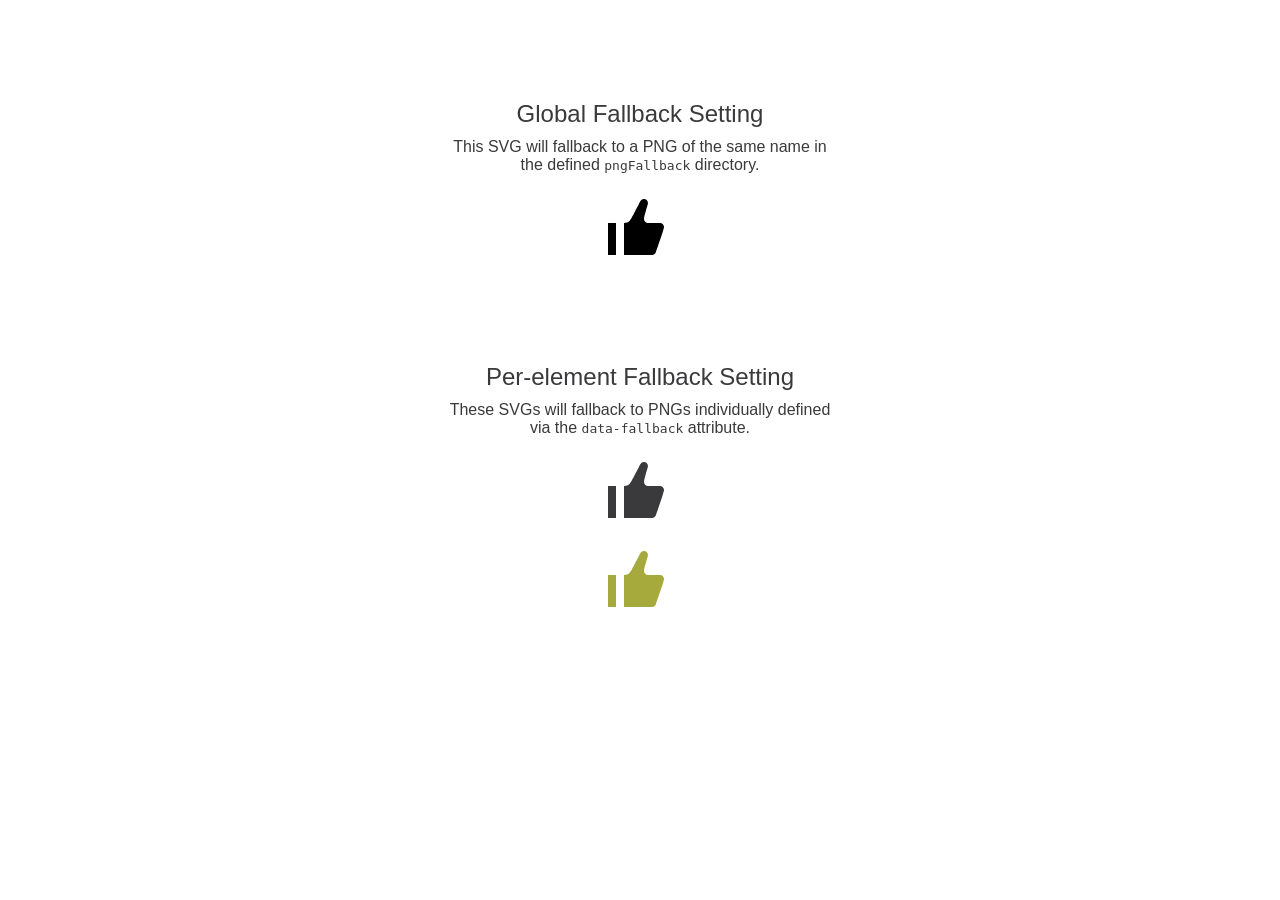
<file: source-files/svg-injector/examples/fallbacks/index.html>
<!DOCTYPE html>
<html lang="en">
  <head>
    <meta charset="utf-8">
    <meta name="viewport" content="width=device-width, initial-scale=1">
    <title>SVGInjector Example: Fallbacks</title>
    <style>
      body {text-align: center; font-family: "Helvetica Neue", Helvetica, Arial, sans-serif; color: #3A3A3C;}
      h2 {font-weight: normal; margin: 100px 0 10px;}
      p {width: 400px; margin: 0 auto;}

      .thumb-icon {
        width: 64px;
        height: 64px;
        display: block;
        margin: 25px auto;
      }
      .thumb-default {fill: #3A3A3C;}
      .thumb-green {fill: #A6A93C;}
    </style>
  </head>
  <body>

    <h2>Global Fallback Setting</h2>
    <p>This SVG will fallback to a PNG of the same name in the defined <code>pngFallback</code> directory.</p>
    <img class="thumb-icon inject-me" data-src="assets/svg/thumb-up.svg" title="Thumb Up" alt="thumb">

    <h2>Per-element Fallback Setting</h2>
    <p>These SVGs will fallback to PNGs individually defined via the <code>data-fallback</code> attribute.</p>
    <img class="thumb-icon thumb-default inject-me" data-src="assets/svg/thumb-up.svg" data-fallback="assets/png/thumb-up-default.png" title="Like it" alt="thumb">
    <img class="thumb-icon thumb-green inject-me" data-src="assets/svg/thumb-up.svg" data-fallback="assets/png/thumb-up-green.png" title="Liked!" alt="thumb">

    <script src="js/svg-injector.min.js"></script>
    <script>
      // Elements to inject
      var mySVGsToInject = document.querySelectorAll('img.inject-me');

      // Trigger the injection
      SVGInjector(mySVGsToInject, {
        pngFallback: 'assets/png'
      });
    </script>
  </body>
</html>
</file>
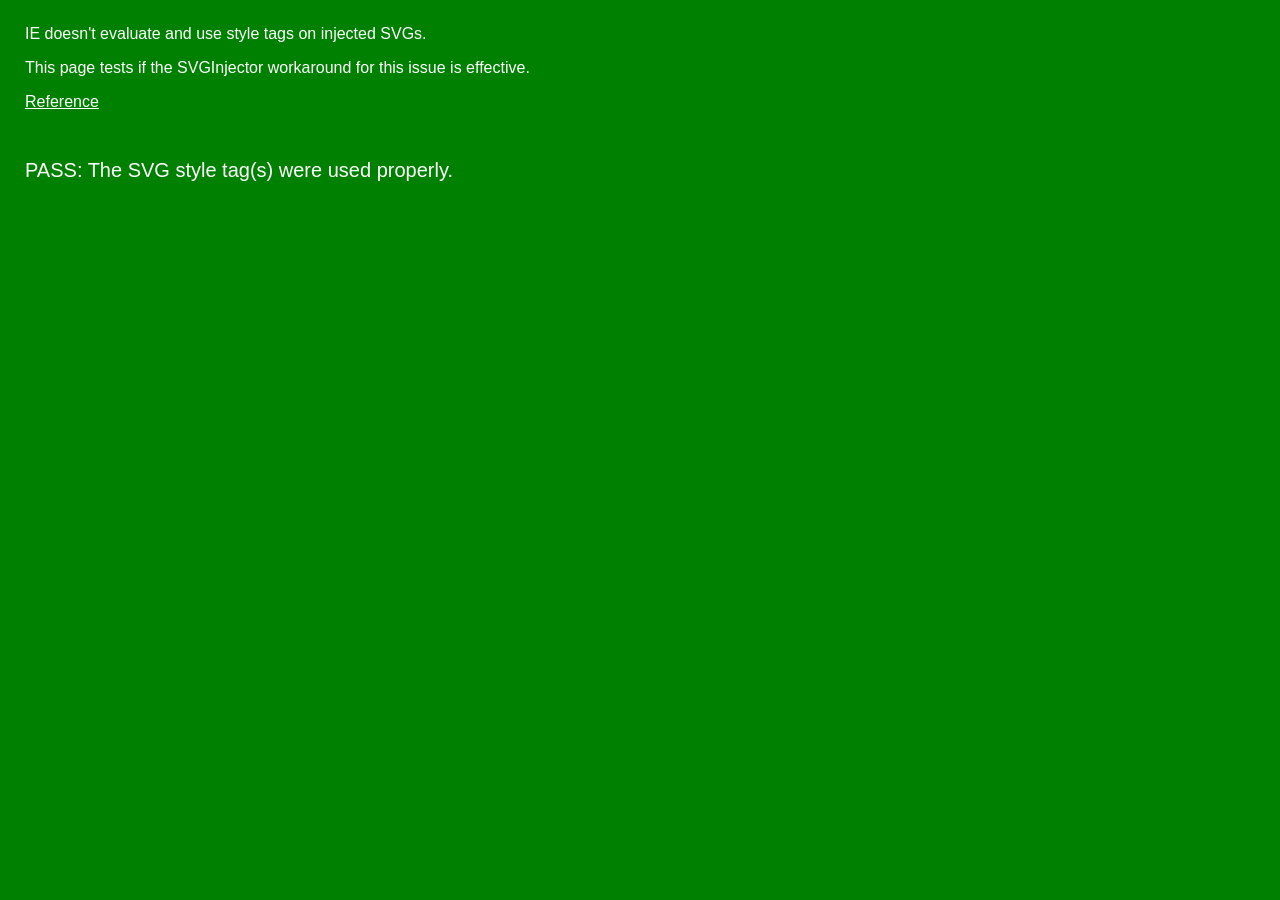
<file: source-files/svg-injector/tests/ie-style-tag-eval/index.html>
<!DOCTYPE html>
<html lang="en">
  <head>
    <meta charset="utf-8">
    <meta name="viewport" content="width=device-width, initial-scale=1">
    <title>SVGInjector Test: IE Style Tag Use</title>
    <style>
      body { background-color: red; color: white; font-family: sans-serif; margin: 25px;}
      a { color: white; }
      .pass { display: none; }
    </style>
  </head>
  <body>

    <p>IE doesn't evaluate and use style tags on injected SVGs.</p>
    <p>This page tests if the SVGInjector workaround for this issue is effective.</p>
    <p><a href="https://github.com/iconic/SVGInjector/issues/23">Reference</a></p>

    <img id="style-test-svg" src="style-tag-test.svg" class="inject-me">

    <script src="js/svg-injector.min.js"></script>
    <script>
      document.addEventListener('DOMContentLoaded', function (event) {
        SVGInjector(document.querySelectorAll('img.inject-me'), {
          each: function (svg) {
            // Callback after each SVG is injected
            if (svg) {
              console.log('[IE Style Tag Use] SVG injected: ' + svg.getAttribute('id'));
            }
          }
        }, function (totalSVGsInjected) {
          // Callback after all SVGs are injected
          console.log('IE Style Tag Use] We injected ' + totalSVGsInjected + ' SVG(s)!');
        });
      });
    </script>
  </body>
</html>
</file>
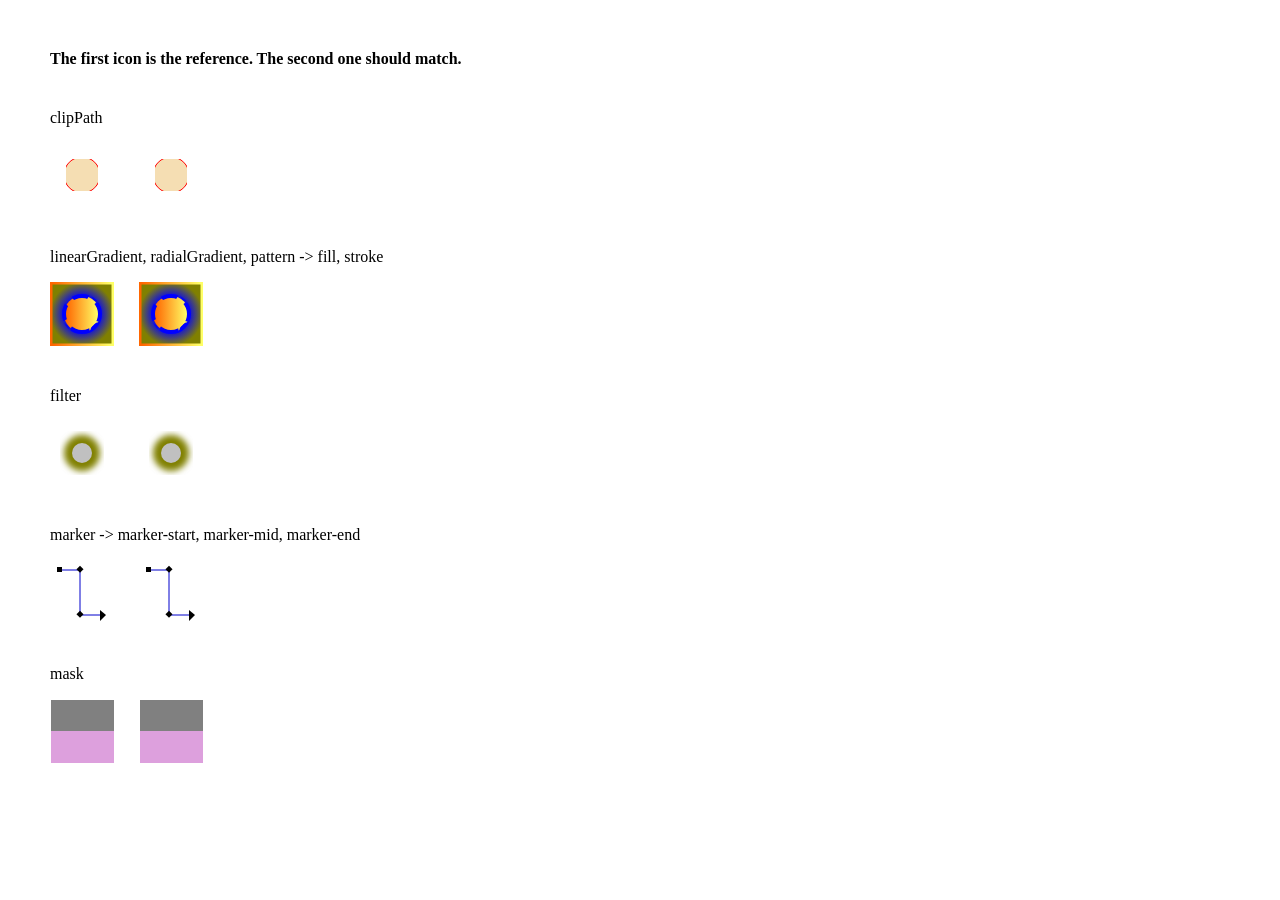
<file: source-files/svg-injector/tests/iri-attribute-defs/index.html>
<!DOCTYPE html>
<html lang="en">
  <head>
    <meta charset="utf-8">
    <meta name="viewport" content="width=device-width, initial-scale=1">
    <title>SVGInjector Test: IRI References</title>
    <style>
      body {
        margin: 50px;
      }

      .test-icon {
        width: 64px;
        height: 64px;
        display: block;
        float: left;
        margin-right: 25px;
      }

      .hidden {
        display: none;
      }

      section {
        clear: both;
        margin: 25px 0;
        overflow: auto;
      }
    </style>
  </head>
  <body>

    <h4>The first icon is the reference. The second one should match.</h4>

    <section>
      <p>clipPath</p>
      <img id="clip-path-ref" class="test-icon ref-icon" src="assets/svg/clip-path.svg">
      <img id="clip-path-one" class="inject-me test-icon hidden" data-src="assets/svg/clip-path.svg">
      <img id="clip-path-two" class="inject-me test-icon" data-src="assets/svg/clip-path.svg">
    </section>


<!-- Don't have a properly working IRI cursor example yet
    <section>
      <p>cursor (hover to test)</p>
      <img id="cursor-ref" class="test-icon ref-icon" src="assets/svg/cursor.svg">
      <img id="cursor-one" class="inject-me test-icon hidden" data-src="assets/svg/cursor.svg">
      <img id="cursor-two" class="inject-me test-icon" data-src="assets/svg/cursor.svg">
    </section>
-->

    <section>
      <p>linearGradient, radialGradient, pattern -> fill, stroke</p>
      <img id="fill-ref" class="test-icon ref-icon" src="assets/svg/fill.svg">
      <img id="fill-one" class="inject-me test-icon hidden" data-src="assets/svg/fill.svg">
      <img id="fill-two" class="inject-me test-icon" data-src="assets/svg/fill.svg">
    </section>

    <section>
      <p>filter</p>
      <img id="filter-ref" class="test-icon ref-icon" src="assets/svg/filter.svg">
      <img id="filter-one" class="inject-me test-icon hidden" data-src="assets/svg/filter.svg">
      <img id="filter-two" class="inject-me test-icon" data-src="assets/svg/filter.svg">
    </section>

    <section>
      <p>marker -> marker-start, marker-mid, marker-end</p>
      <img id="marker-ref" class="test-icon ref-icon" src="assets/svg/marker.svg">
      <img id="marker-one" class="inject-me test-icon hidden" data-src="assets/svg/marker.svg">
      <img id="marker-two" class="inject-me test-icon" data-src="assets/svg/marker.svg">
    </section>

    <section>
      <p>mask</p>
      <img id="mask-ref" class="test-icon ref-icon" src="assets/svg/mask.svg">
      <img id="mask-one" class="inject-me test-icon hidden" data-src="assets/svg/mask.svg">
      <img id="mask-two" class="inject-me test-icon" data-src="assets/svg/mask.svg">
    </section>


    <script src="../../dist/svg-injector.min.js"></script>
    <script>
      console.time('inject-performance');
      SVGInjector(document.querySelectorAll('img.inject-me'), {
        each: function (svg) {
          // Callback after each SVG is injected
          if (svg) {
            console.log('[IRI References] SVG injected: ' + svg.getAttribute('id'));
          }
        }
      }, function (totalSVGsInjected) {
        // Callback after all SVGs are injected
        console.log('[IRI References] We injected ' + totalSVGsInjected + ' SVG(s)!');
        console.timeEnd('inject-performance');
      });

    </script>
  </body>
</html>
</file>
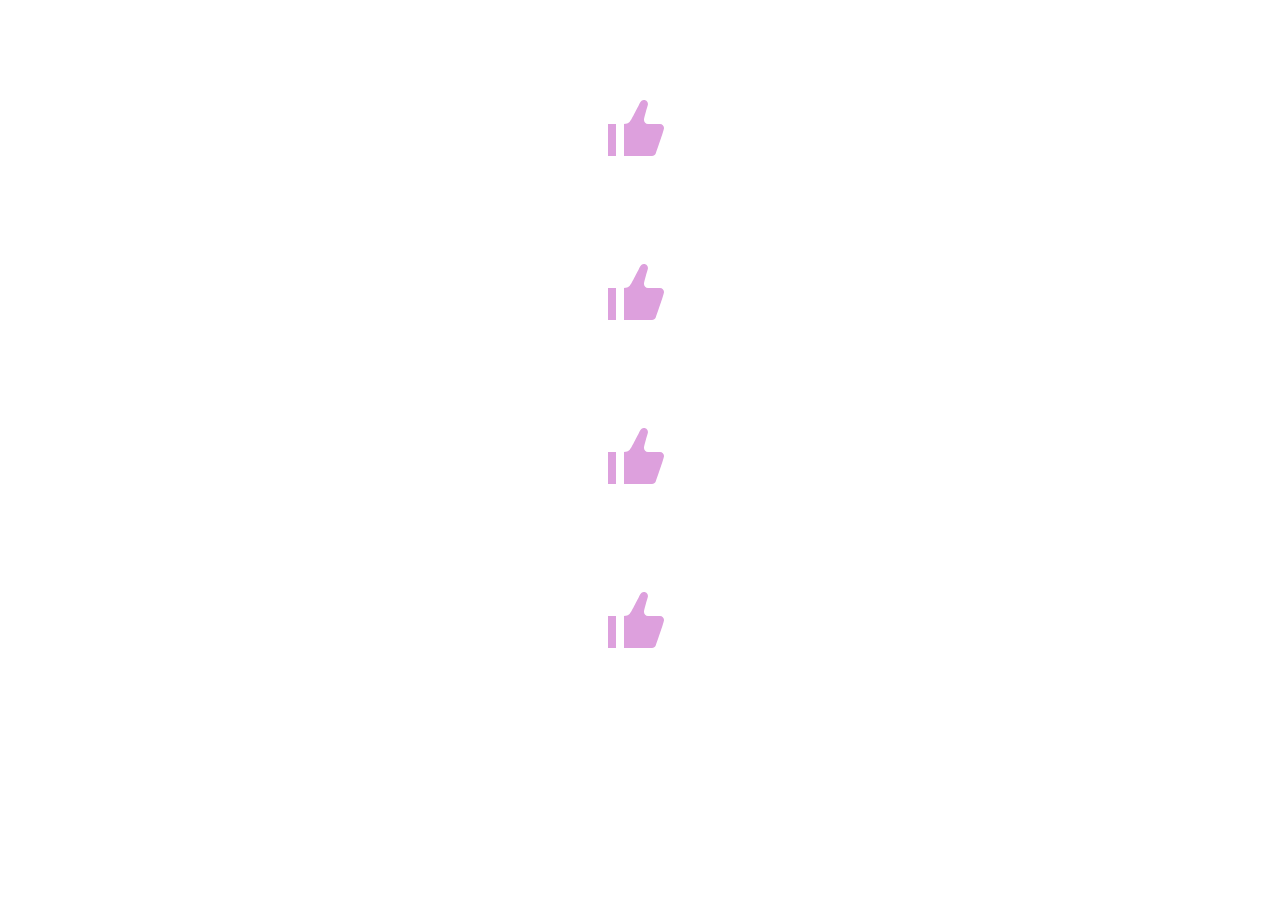
<file: source-files/svg-injector/tests/race-condition/index.html>
<!DOCTYPE html>
<html lang="en">
  <head>
    <meta charset="utf-8">
    <meta name="viewport" content="width=device-width, initial-scale=1">
    <title>SVGInjector Test: Race Condition</title>
    <style>
      .thumb-icon {
        width:64px;
        height:64px;
        display: block;
        margin: 100px auto;
      }
    </style>
  </head>
  <body>

    <!-- Stress Test -->
    <img id="thumb-up" class="inject-me thumb-icon" data-src="assets/svg/thumb-up.svg" title="I like it!" alt="thumb up">

    <!-- Sequential Test -->
    <img id="thumb-up-one" class="inject-me-once thumb-icon" data-src="assets/svg/thumb-up.svg" title="I like it!" alt="thumb up">
    <img id="thumb-up-two" class="inject-me-twice thumb-icon" data-src="assets/svg/thumb-up.svg" title="I like it!" alt="thumb up">
    <img id="thumb-up-three" class="inject-me-three-times thumb-icon" data-src="assets/svg/thumb-up.svg" title="I like it!" alt="thumb up">


    <script src="js/svg-injector.min.js"></script>
    <script>

      // Stress Test...

      // Call the same injection call lots of time to try and trigger a race condition
      var x = 0;
      while (x < 1000) {
        SVGInjector(document.querySelectorAll('img.inject-me'), {
          each: function (svg) {
            // Callback after each SVG is injected
            if (svg) {
              console.log('[Stress Test] SVG injected: ' + svg.getAttribute('id'));
              svg.setAttribute('style', 'fill:plum');
            }
          }
        }, function (totalSVGsInjected) {
          // Callback after all SVGs are injected
          console.log('[Stress Test] We injected ' + totalSVGsInjected + ' SVG(s)!');
        });
        x++;
      }

      // Sequential Test...

      // Trigger an injection.
      // Inject all the SVGs a first time... should make them Plum colored
      SVGInjector(document.querySelectorAll('img.inject-me-once, img.inject-me-twice, img.inject-me-three-times'), {
        each: function (svg) {
          // Callback after each SVG is injected
          if (svg) {
            console.log('[One] SVG injected: ' + svg.getAttribute('id'));
            svg.setAttribute('style', 'fill:plum');
          }
        }
      }, function (totalSVGsInjected) {
        // Callback after all SVGs are injected
        console.log('[One] We injected ' + totalSVGsInjected + ' SVG(s)!');
      });

      // Trigger another injection of the second and third SVG in attempt to cause a race condition
      // These should not trigger since ideally the previous injection already did it (or is doing it)
      SVGInjector(document.querySelectorAll('img.inject-me-twice, img.inject-me-three-times'), {
        each: function (svg) {
          // Callback after each SVG is injected
          if (svg) {
            console.log('[Two] SVG injected: ' + svg.getAttribute('id'));
            svg.setAttribute('style', 'fill:wheat');
          }
        }
      }, function (totalSVGsInjected) {
        // Callback after all SVGs are injected
        console.log('[Two] We injected ' + totalSVGsInjected + ' SVG(s)!');
      });

      // Trigger yet another injection of the third SVG in attempt to cause a race condition.
      // ...this too should be skipped
      SVGInjector(document.querySelectorAll('img.inject-me-three-times'), {
        each: function (svg) {
          // Callback after each SVG is injected
          if (svg) {
            console.log('[Three] SVG injected: ' + svg.getAttribute('id'));
            svg.setAttribute('style', 'fill:maroon');
          }
        }
      }, function (totalSVGsInjected) {
        // Callback after all SVGs are injected
        console.log('[Three] We injected ' + totalSVGsInjected + ' SVG(s)!');
      });

    </script>
  </body>
</html>
</file>
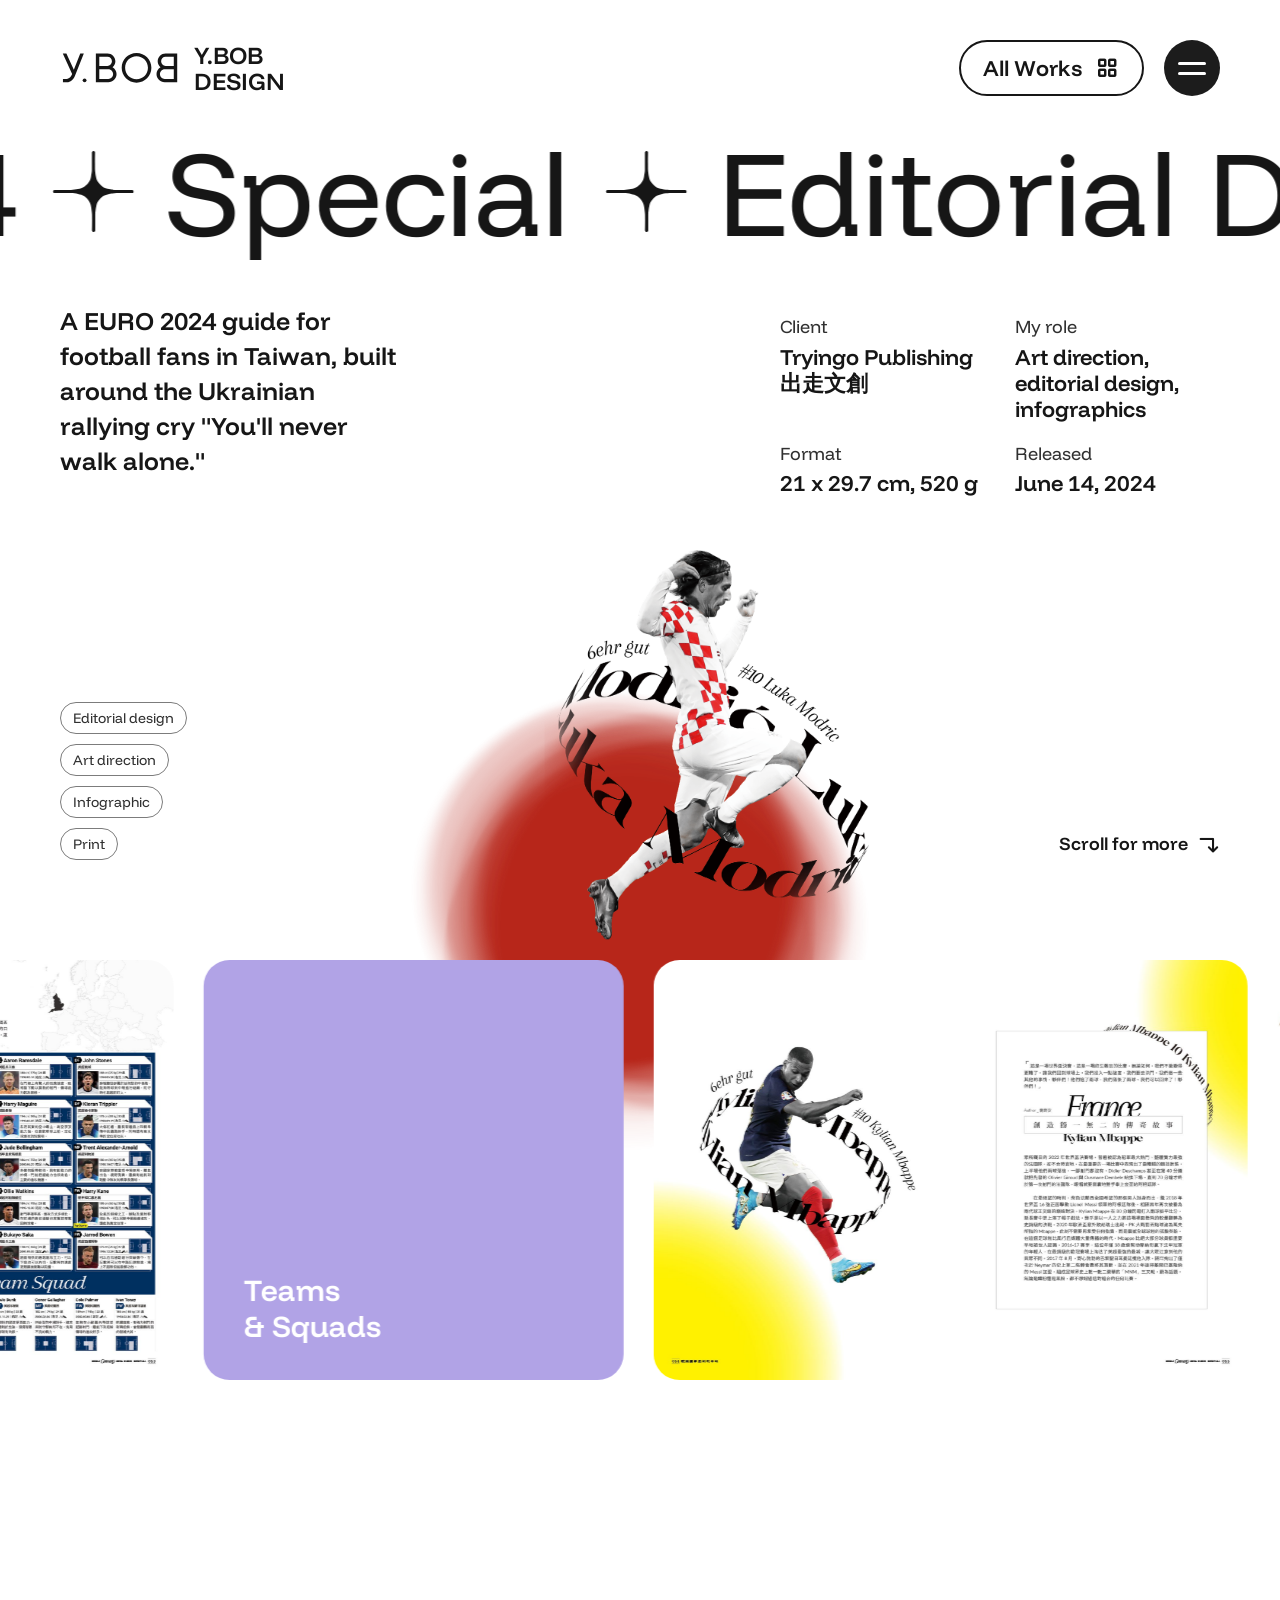
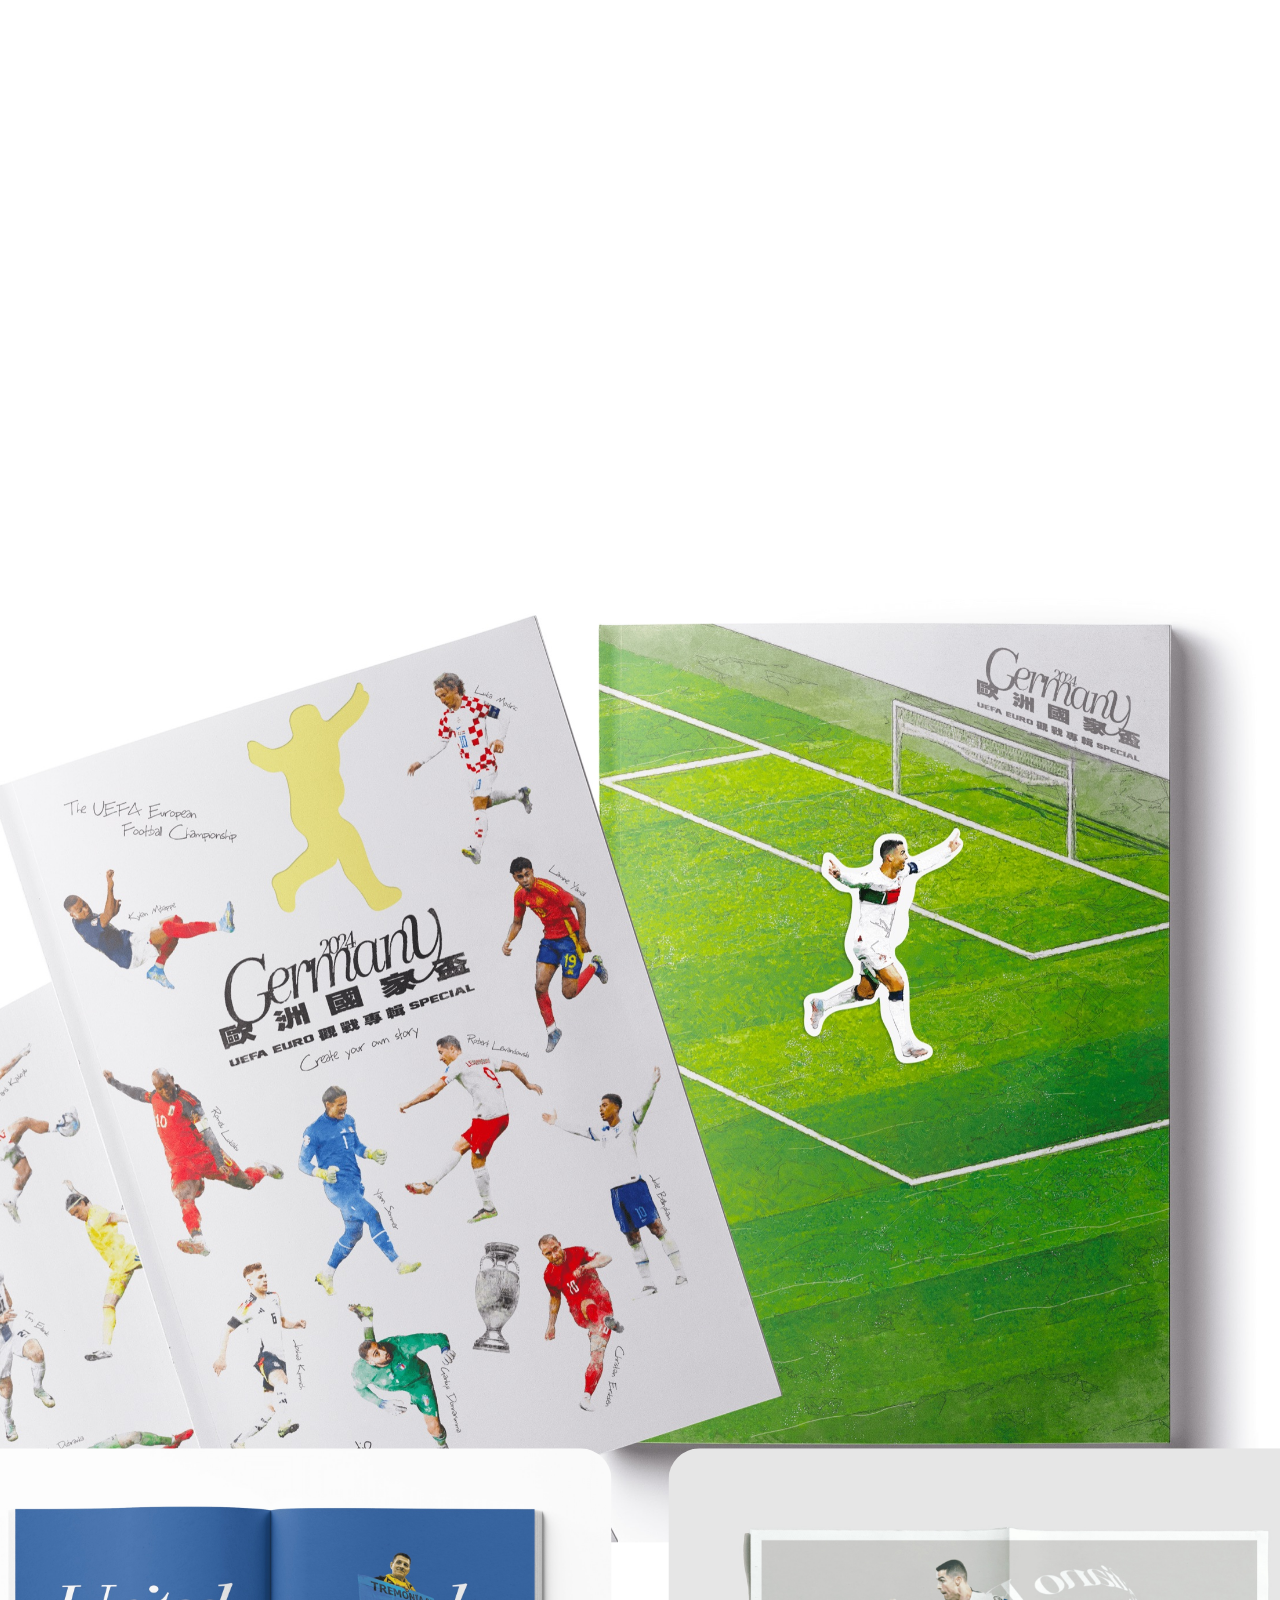
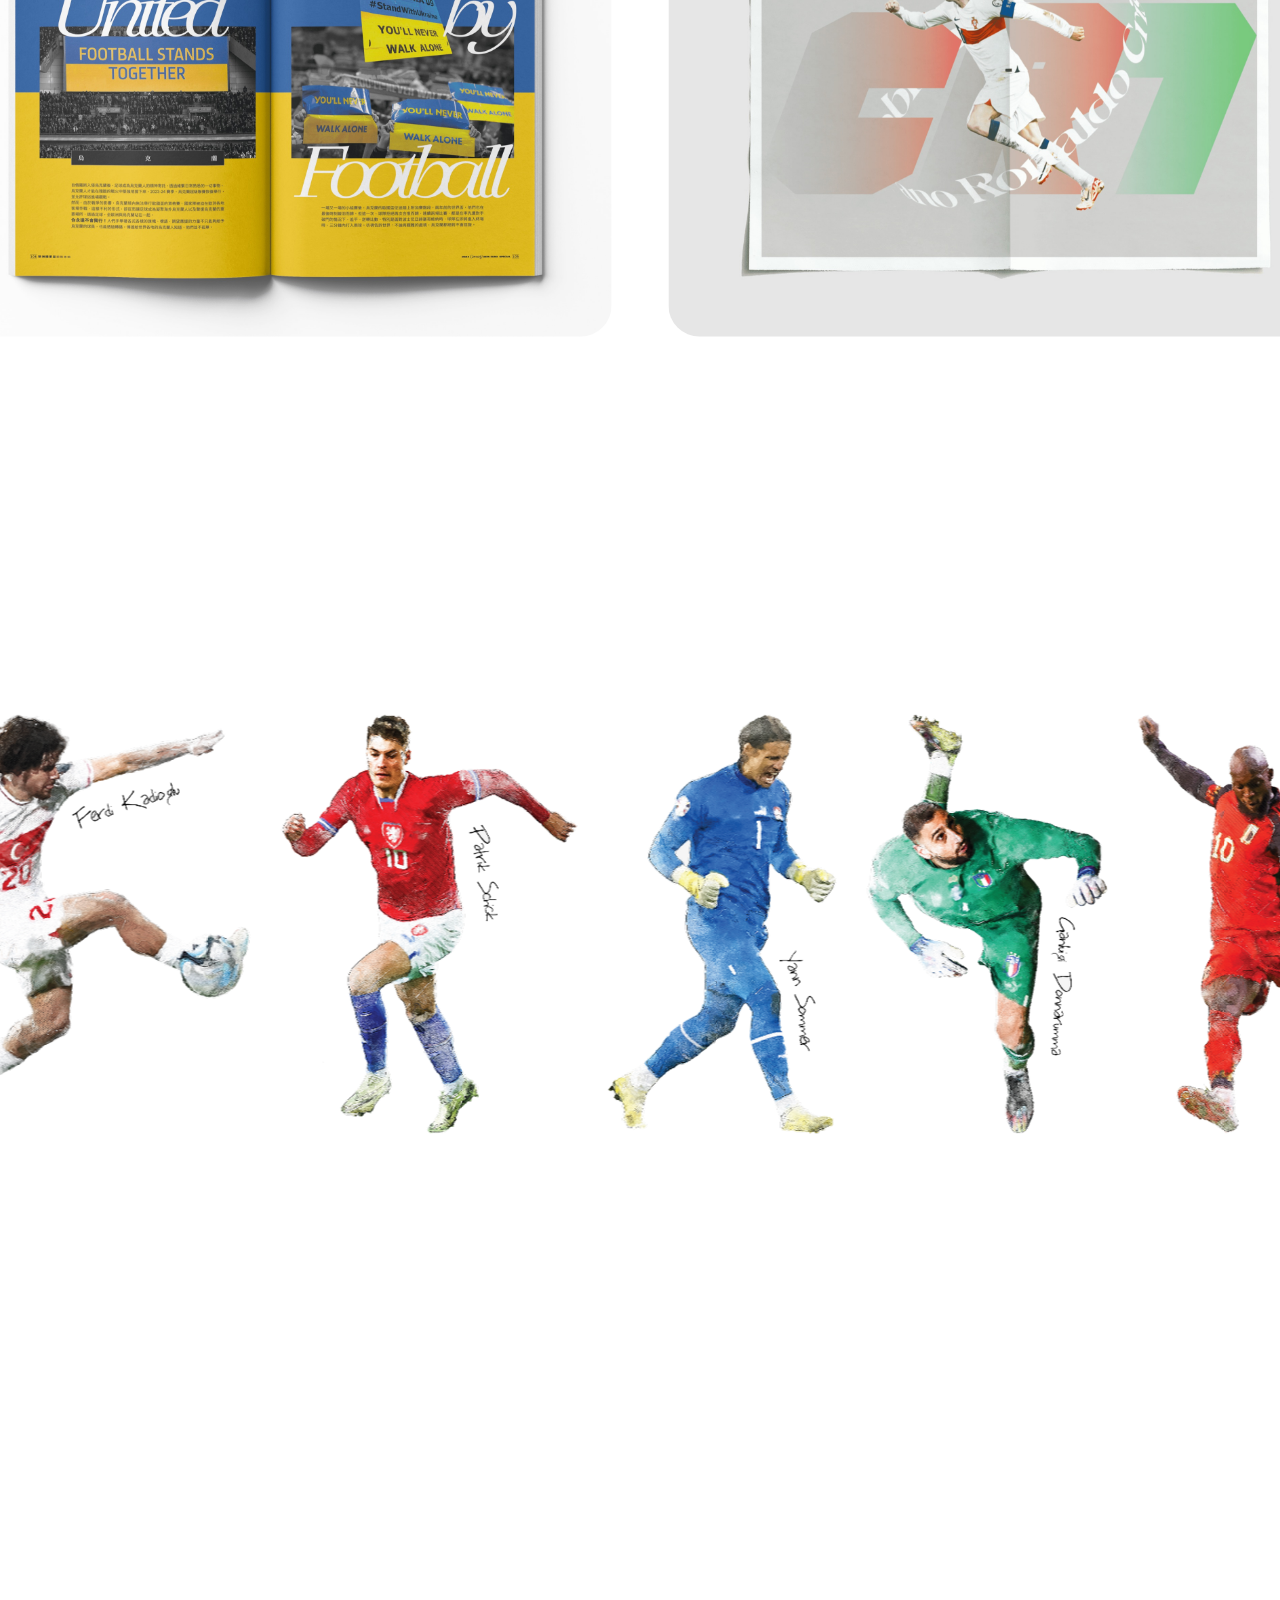
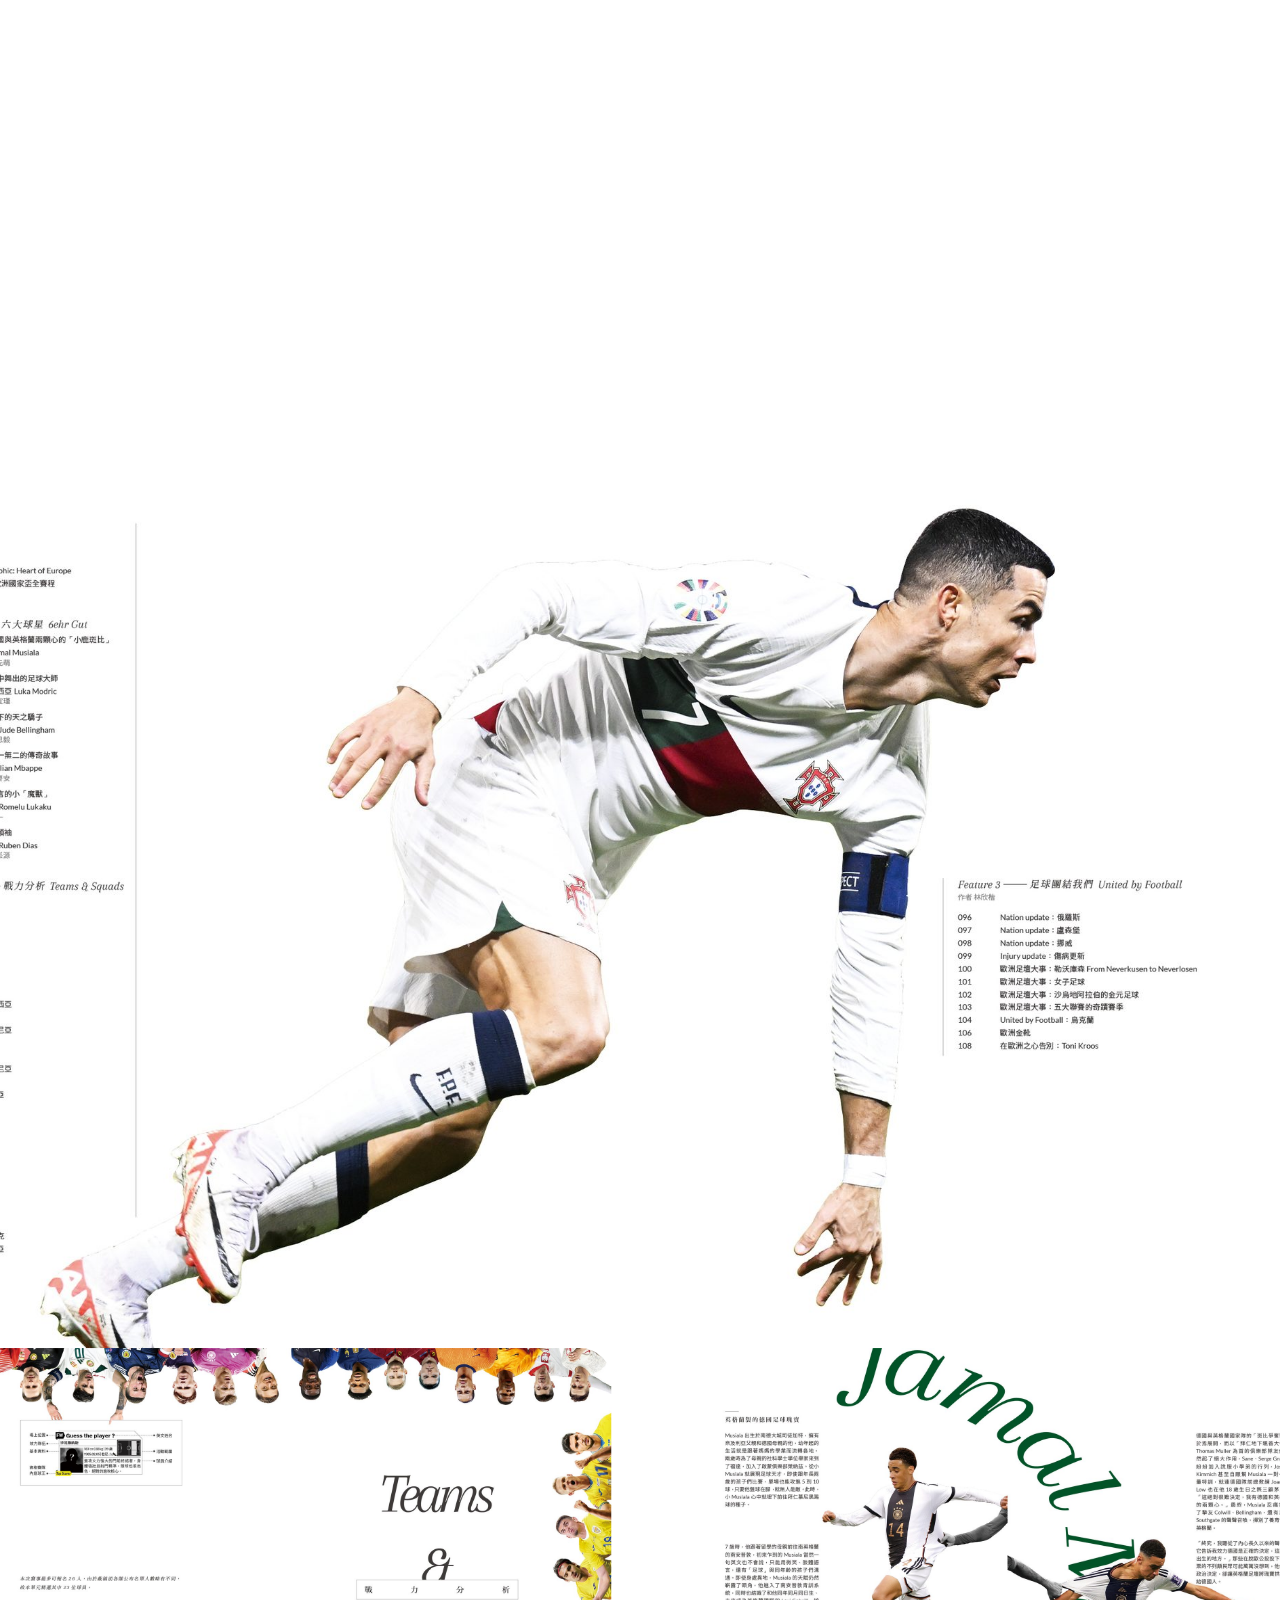
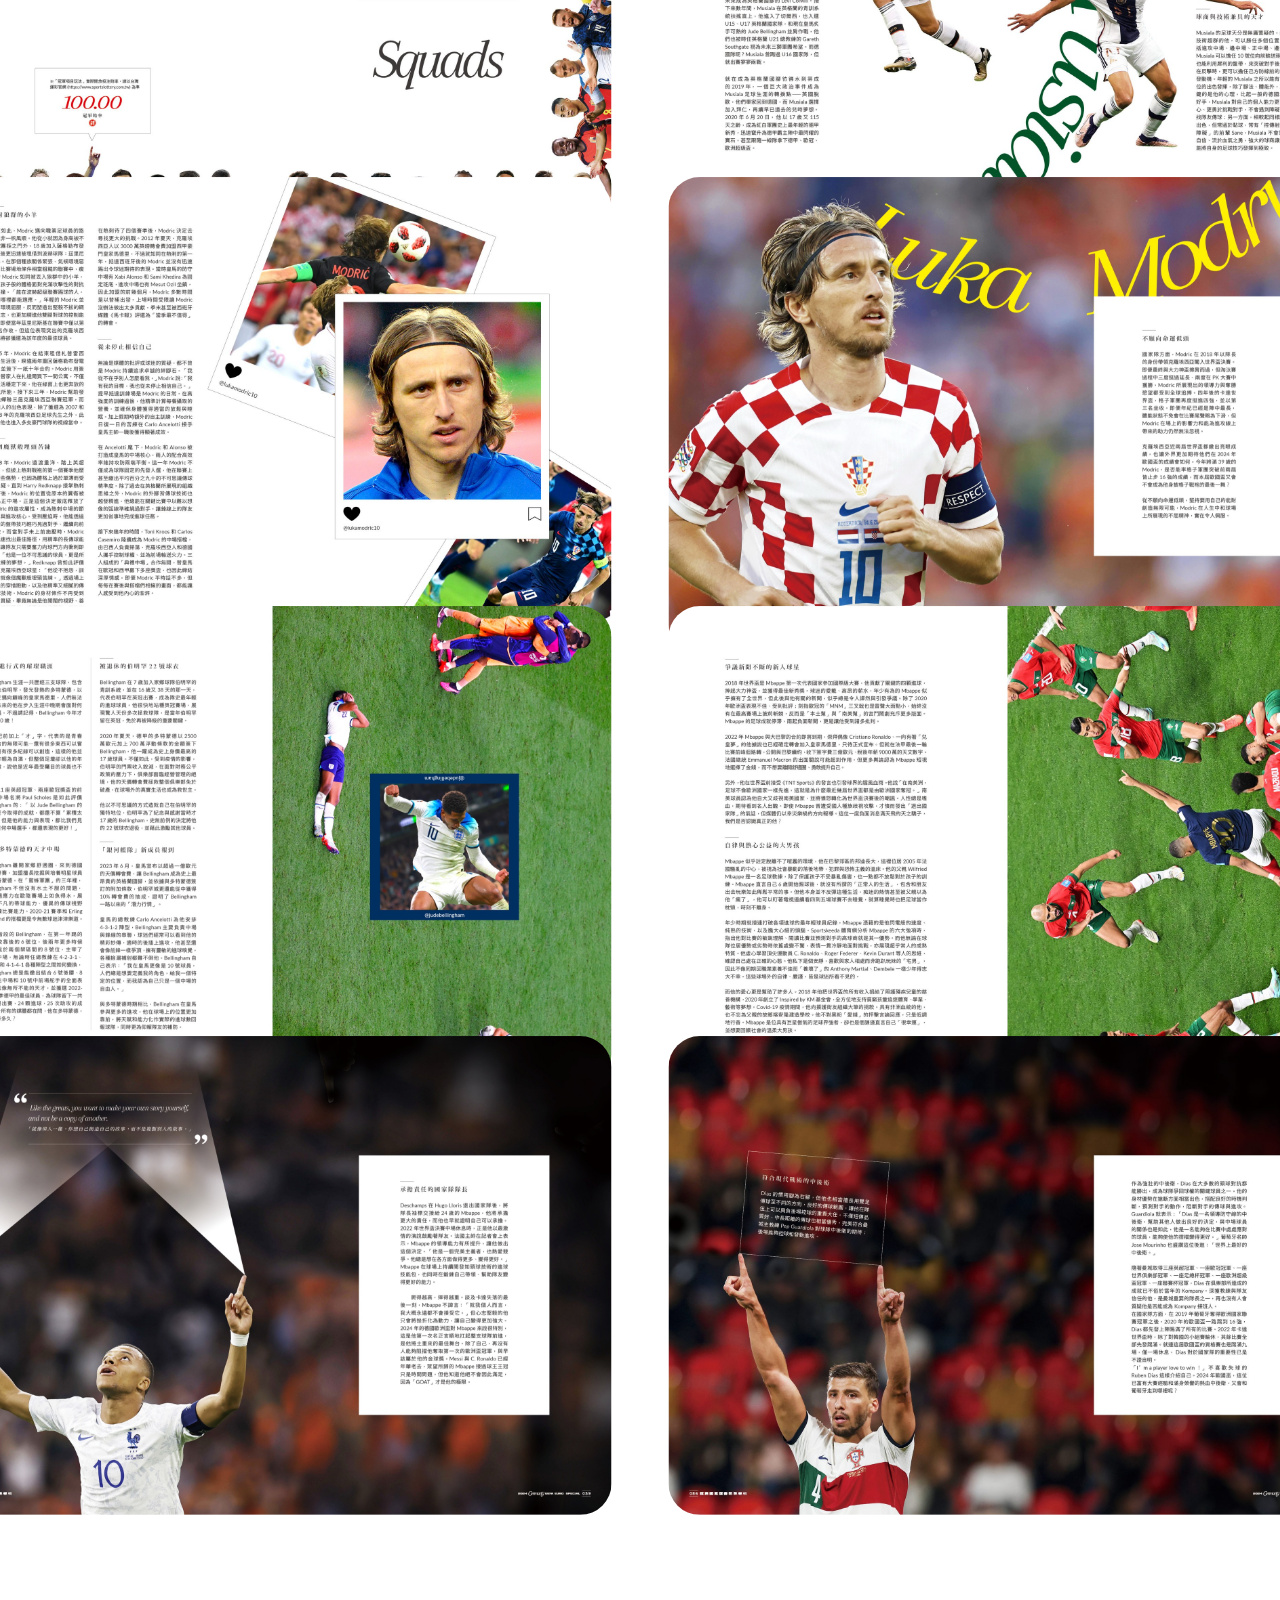
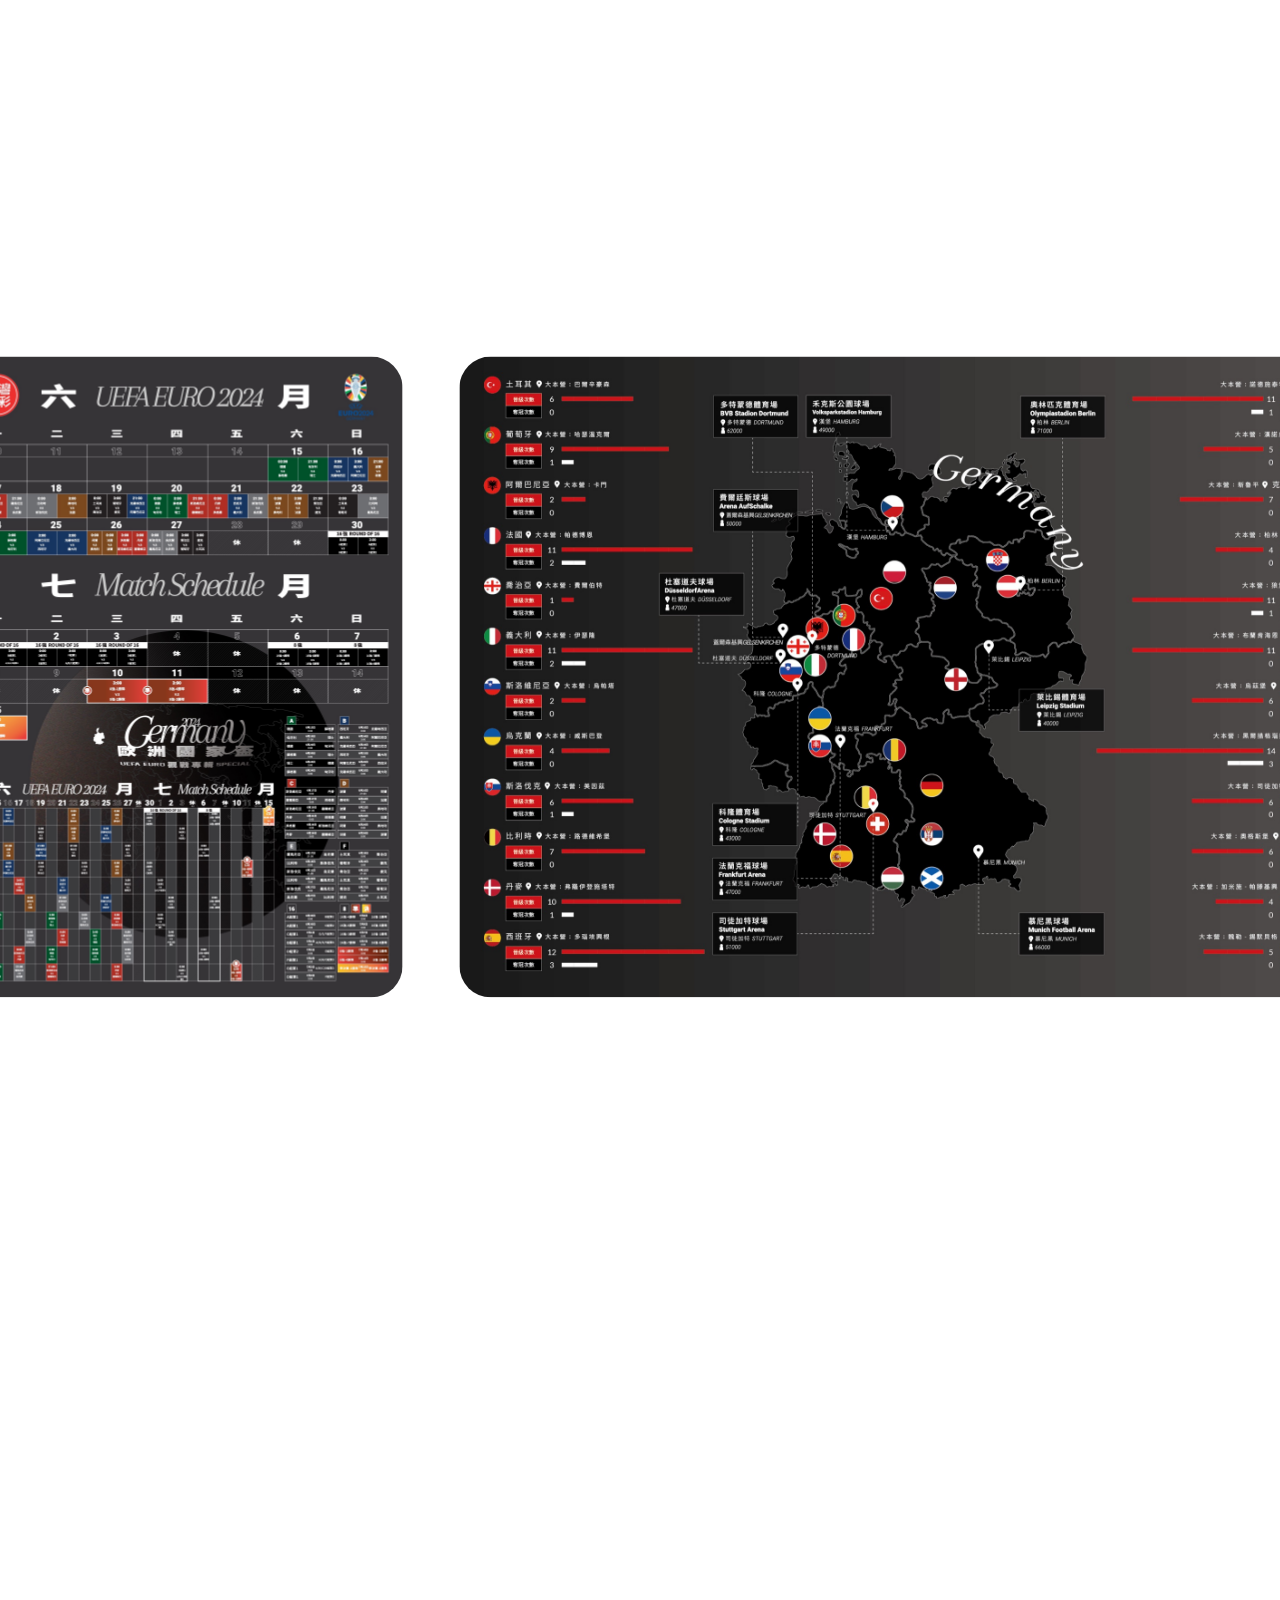
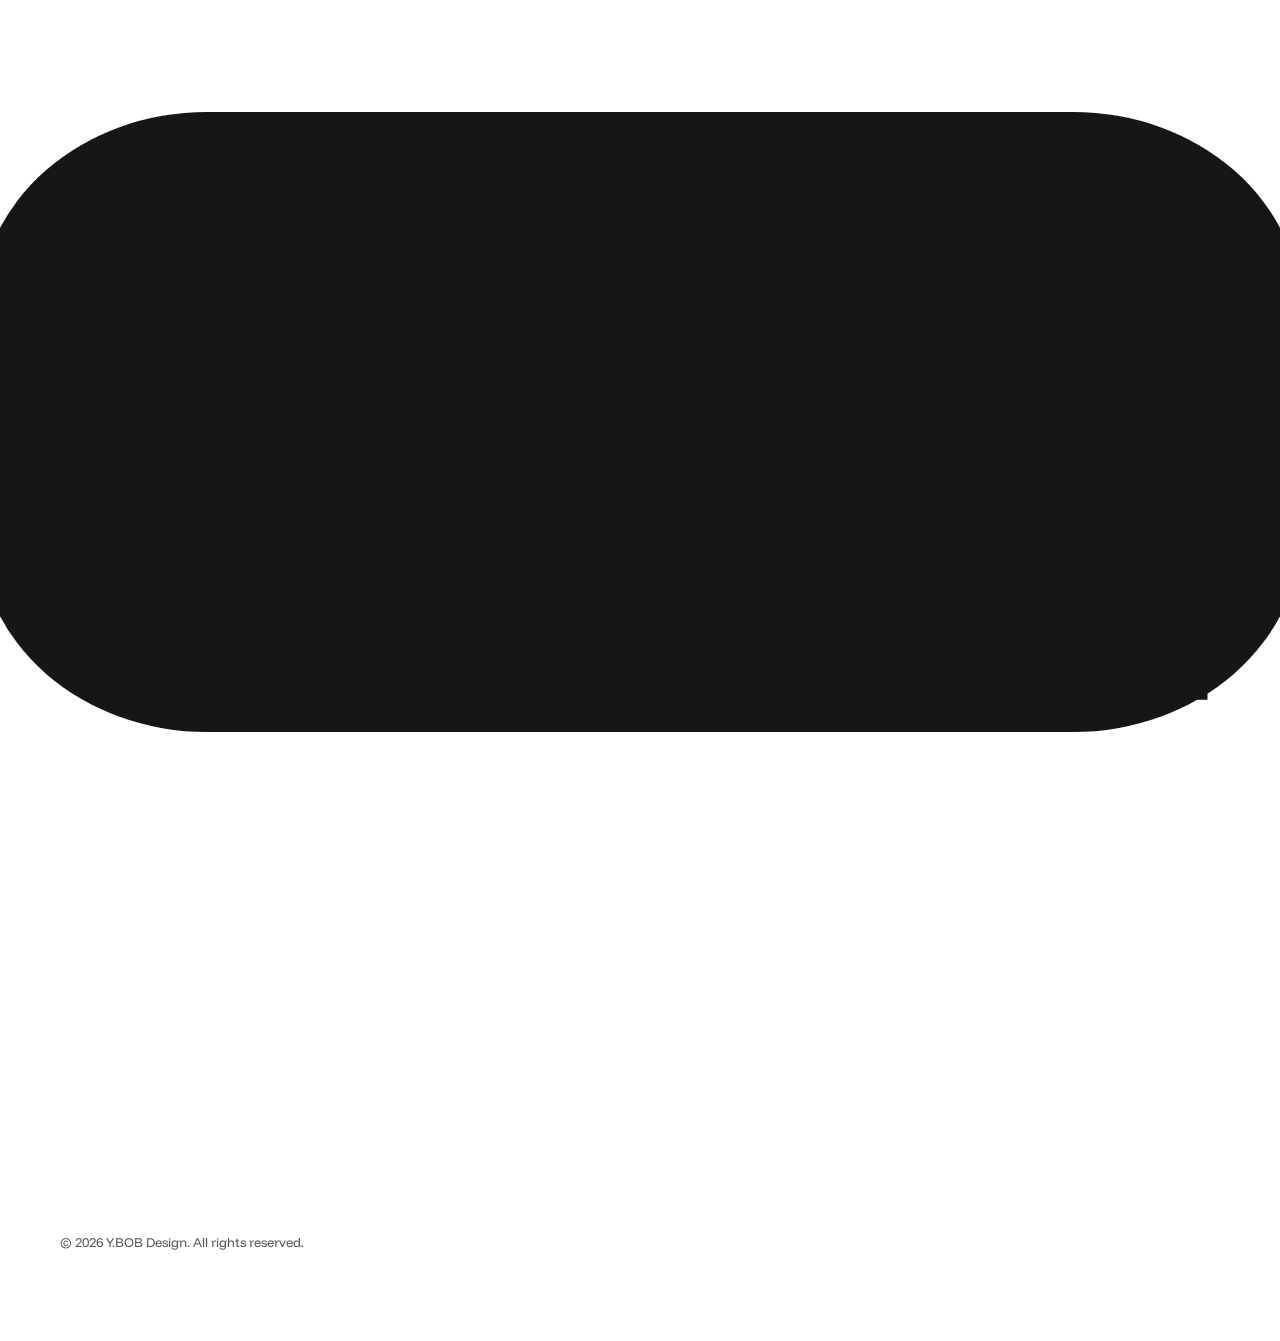
<file: project-euro.html>
<!DOCTYPE html>
<html lang="en" dir="ltr" class="theme-white">

  <head>
    <meta charset="UTF-8">

    <!-- Page Title -->
    <title>UEFA EURO 2024 Special | Y.BOB Design</title>

    <!-- Meta Tags -->
    <meta name="description" content="Design beyond disciplines. Connecting visuals, digital experiences and intelligent workflows to build meaningful solutions for an evolving world.">
    <meta name="keywords" content="Y.BOB Design, Integrated Design, Workflows, Cohesive digital experiences">
    <meta name="author" content="Y.BOB Design">

    <!-- Viewport Meta-->
    <meta http-equiv="X-UA-Compatible" content="IE=edge">
    <meta name="viewport" content="width=device-width, initial-scale=1.0, viewport-fit=cover">

    <!-- Template Favicon & Icons Start -->
    <link rel="icon" href="img/favicon/favicon.ico?v=2" sizes="any">
    <link rel="icon" href="img/favicon/favicon-32.png?v=2" type="image/png" sizes="32x32">
    <link rel="apple-touch-icon" href="img/favicon/apple-touch-icon.png?v=2">
    <link rel="manifest" href="img/favicon/manifest.webmanifest">
    <!-- Template Favicon & Icons End -->

    <!-- Facebook Metadata Start -->
    <meta property="og:image:height" content="630">
    <meta property="og:image:width" content="1200">
    <meta property="og:title" content="Y.BOB Design - Integrated Design, Workflows & Cohesive digital experiences">
    <meta property="og:description" content="Design beyond disciplines. Connecting visuals, digital experiences and intelligent workflows to build meaningful solutions for an evolving world.">
    <meta property="og:image" content="https://ybobdesign.com/img/og-image.jpg?v=2">
    <meta property="og:url" content="https://ybobdesign.com/project-euro.html">
    <meta property="og:type" content="website">
    <meta name="twitter:card" content="summary_large_image">
    <!-- Facebook Metadata End -->

    <!-- Template Styles Start -->
    <link rel="stylesheet" type="text/css" href="css/plugins.css">
    <link rel="stylesheet" type="text/css" href="css/main.css">
    <link rel="stylesheet" type="text/css" href="css/custom.css?v=8">
    <!-- Template Styles End -->

    <!-- Custom Browser Color Start -->
    <meta name="theme-color" media="(prefers-color-scheme: light)" content="#FFFFFF">
    <meta name="theme-color" media="(prefers-color-scheme: dark)" content="#FFFFFF">
    <meta name="msapplication-navbutton-color" content="#FFFFFF">
    <meta name="mobile-web-app-capable" content="yes">
    <meta name="apple-mobile-web-app-status-bar-style" content="black-translucent">
    <!-- Custom Browser Color End -->
    
    <!-- EURO 2024 Page Styles Start -->
    <style>
      .hero-07-circle__image.eu-hero-cutout { border-radius: 0; overflow: visible; }
      .hero-07-circle__image.eu-hero-cutout img { object-fit: contain; }
      #eu-carousel { padding-top: 6rem; }
      .eu-hero-data { display: grid; grid-template-columns: 1fr 1fr; gap: 2rem 3rem; }
      @media only screen and (min-width: 1200px) { .eu-hero-data { max-width: 440px; } }
      .mxd-divider.eu-divider-auto, .eu-divider-auto .mxd-divider__image { height: auto; }
      .eu-divider-auto .mxd-divider__image img { height: auto; object-fit: initial; }
      .mxd-project-cards__item.eu-card-auto { height: auto; }
      .eu-card-auto .mxd-project-cards__inner img { height: auto; object-fit: initial; }
      .eu-bleed { width: 100vw; margin-left: calc(50% - 50vw); }
      .eu-bleed .marquee { max-width: none; padding: 2rem 0; }
      .marquee__item.eu-marquee-sticker { width: auto; height: 320px; overflow: visible; border-radius: 0; }
      .marquee__item.eu-marquee-sticker img { width: auto; height: 100%; object-fit: contain; }
      @media only screen and (min-width: 768px) { .marquee__item.eu-marquee-sticker { height: 420px; } }
      @media only screen and (min-width: 1600px) { .marquee__item.eu-marquee-sticker { height: 500px; } }
      .marquee__item.eu-marquee-spread { width: auto; height: 300px; aspect-ratio: 2000 / 1414; }
      .marquee__item.eu-marquee-spread.has-caption { aspect-ratio: auto; width: 300px; }
      @media only screen and (min-width: 768px) {
        .marquee__item.eu-marquee-spread { height: 420px; }
        .marquee__item.eu-marquee-spread.has-caption { width: 420px; }
      }
      @media only screen and (min-width: 1600px) {
        .marquee__item.eu-marquee-spread { height: 540px; }
        .marquee__item.eu-marquee-spread.has-caption { width: 540px; }
      }
    </style>
    <!-- EURO 2024 Page Styles End -->

  </head>

  <body>


    <!-- Menu & Header Start (shared: js/layout.js) -->
    <div data-include="header"></div>
    <!-- Menu & Header End -->

    <!-- Page Content Start -->
    <main id="mxd-page-content" class="mxd-page-content">

      <!-- Hero Section Start -->
      <div class="mxd-section">
        <div class="mxd-hero-07">
          <div class="mxd-hero-07__wrap loading-wrap">
            <!-- top part -->
            <div class="mxd-hero-07__top">
              <h1 class="mxd-hero-07__title">UEFA EURO 2024 Special</h1>
              <div class="mxd-hero-07__marquee loading__item">
                <div class="marquee marquee-right--gsap bright">
                  <div class="marquee__toright">
                    <!-- single item -->
                    <div class="marquee__item one-line item-regular text">
                      <p class="marquee__text">UEFA EURO 2024</p>
                      <div class="marquee__image">
                        <svg version="1.1" xmlns="http://www.w3.org/2000/svg" viewBox="0 0 80 80" fill="currentColor">
                          <path fill="currentColor" d="M78.4,38.4c0,0-11.8,0-15.8,0c-1.6,0-4.8-0.2-7.1-0.8c-2.3-0.6-4.3-0.8-6.3-2.4c-2-1.2-3.5-3.2-4.7-4.8
                            c-1.2-1.6-1.6-3.6-2-5.5c-0.3-1.5-0.7-4.3-0.8-5.9c-0.2-4.3,0-17.4,0-17.4C41.8,0.8,41,0,40.2,0s-1.6,0.8-1.6,1.6c0,0,0,13.1,0,17.4
                            c0,1.6-0.6,4.3-0.8,5.9c-0.3,2-0.8,4-2,5.5c-1.2,2-2.8,3.6-4.7,4.8s-4,1.8-6.3,2.4c-1.9,0.5-4.7,0.6-6.7,0.8c-3.9,0.4-16.6,0-16.6,0
                            C0.8,38.4,0,39.2,0,40c0,0.8,0.8,1.6,1.6,1.6c0,0,12.2,0,16.6,0c1.6,0,4.8,0.3,6.7,0.8c2.3,0.6,4.3,0.8,6.3,2.4
                            c1.6,1.2,3.2,2.8,4.3,4.4c1.2,2,2.1,3.9,2.4,6.3c0.2,1.7,0.7,4.7,0.8,6.7c0.2,4,0,16.2,0,16.2c0,0.8,0.8,1.6,1.6,1.6
                            s1.6-0.8,1.6-1.6c0,0,0-12.3,0-16.2c0-1.6,0.5-5.1,0.8-6.7c0.5-2.3,0.8-4.4,2.4-6.3c1.2-1.6,2.8-3.2,4.3-4.4c2-1.2,3.9-2,6.3-2.4
                            c1.8-0.3,5.1-0.7,7.1-0.8c3.5-0.2,15.8,0,15.8,0c0.8,0,1.6-0.8,1.6-1.6C80,39.2,79.2,38.4,78.4,38.4C78.4,38.4,78.4,38.4,78.4,38.4z
                            "/>
                        </svg>
                      </div>
                    </div>
                    <!-- single item -->
                    <div class="marquee__item one-line item-regular text">
                      <p class="marquee__text">Special</p>
                      <div class="marquee__image">
                        <svg version="1.1" xmlns="http://www.w3.org/2000/svg" viewBox="0 0 80 80" fill="currentColor">
                          <path fill="currentColor" d="M78.4,38.4c0,0-11.8,0-15.8,0c-1.6,0-4.8-0.2-7.1-0.8c-2.3-0.6-4.3-0.8-6.3-2.4c-2-1.2-3.5-3.2-4.7-4.8
                            c-1.2-1.6-1.6-3.6-2-5.5c-0.3-1.5-0.7-4.3-0.8-5.9c-0.2-4.3,0-17.4,0-17.4C41.8,0.8,41,0,40.2,0s-1.6,0.8-1.6,1.6c0,0,0,13.1,0,17.4
                            c0,1.6-0.6,4.3-0.8,5.9c-0.3,2-0.8,4-2,5.5c-1.2,2-2.8,3.6-4.7,4.8s-4,1.8-6.3,2.4c-1.9,0.5-4.7,0.6-6.7,0.8c-3.9,0.4-16.6,0-16.6,0
                            C0.8,38.4,0,39.2,0,40c0,0.8,0.8,1.6,1.6,1.6c0,0,12.2,0,16.6,0c1.6,0,4.8,0.3,6.7,0.8c2.3,0.6,4.3,0.8,6.3,2.4
                            c1.6,1.2,3.2,2.8,4.3,4.4c1.2,2,2.1,3.9,2.4,6.3c0.2,1.7,0.7,4.7,0.8,6.7c0.2,4,0,16.2,0,16.2c0,0.8,0.8,1.6,1.6,1.6
                            s1.6-0.8,1.6-1.6c0,0,0-12.3,0-16.2c0-1.6,0.5-5.1,0.8-6.7c0.5-2.3,0.8-4.4,2.4-6.3c1.2-1.6,2.8-3.2,4.3-4.4c2-1.2,3.9-2,6.3-2.4
                            c1.8-0.3,5.1-0.7,7.1-0.8c3.5-0.2,15.8,0,15.8,0c0.8,0,1.6-0.8,1.6-1.6C80,39.2,79.2,38.4,78.4,38.4C78.4,38.4,78.4,38.4,78.4,38.4z
                            "/>
                        </svg>
                      </div>
                    </div>
                    <!-- single item -->
                    <div class="marquee__item one-line item-regular text">
                      <p class="marquee__text">Editorial Design</p>
                      <div class="marquee__image">
                        <svg version="1.1" xmlns="http://www.w3.org/2000/svg" viewBox="0 0 80 80" fill="currentColor">
                          <path fill="currentColor" d="M78.4,38.4c0,0-11.8,0-15.8,0c-1.6,0-4.8-0.2-7.1-0.8c-2.3-0.6-4.3-0.8-6.3-2.4c-2-1.2-3.5-3.2-4.7-4.8
                            c-1.2-1.6-1.6-3.6-2-5.5c-0.3-1.5-0.7-4.3-0.8-5.9c-0.2-4.3,0-17.4,0-17.4C41.8,0.8,41,0,40.2,0s-1.6,0.8-1.6,1.6c0,0,0,13.1,0,17.4
                            c0,1.6-0.6,4.3-0.8,5.9c-0.3,2-0.8,4-2,5.5c-1.2,2-2.8,3.6-4.7,4.8s-4,1.8-6.3,2.4c-1.9,0.5-4.7,0.6-6.7,0.8c-3.9,0.4-16.6,0-16.6,0
                            C0.8,38.4,0,39.2,0,40c0,0.8,0.8,1.6,1.6,1.6c0,0,12.2,0,16.6,0c1.6,0,4.8,0.3,6.7,0.8c2.3,0.6,4.3,0.8,6.3,2.4
                            c1.6,1.2,3.2,2.8,4.3,4.4c1.2,2,2.1,3.9,2.4,6.3c0.2,1.7,0.7,4.7,0.8,6.7c0.2,4,0,16.2,0,16.2c0,0.8,0.8,1.6,1.6,1.6
                            s1.6-0.8,1.6-1.6c0,0,0-12.3,0-16.2c0-1.6,0.5-5.1,0.8-6.7c0.5-2.3,0.8-4.4,2.4-6.3c1.2-1.6,2.8-3.2,4.3-4.4c2-1.2,3.9-2,6.3-2.4
                            c1.8-0.3,5.1-0.7,7.1-0.8c3.5-0.2,15.8,0,15.8,0c0.8,0,1.6-0.8,1.6-1.6C80,39.2,79.2,38.4,78.4,38.4C78.4,38.4,78.4,38.4,78.4,38.4z
                            "/>
                        </svg>
                      </div>
                    </div>
                    <!-- single item -->
                    <div class="marquee__item one-line item-regular text">
                      <p class="marquee__text">Infographics</p>
                      <div class="marquee__image">
                        <svg version="1.1" xmlns="http://www.w3.org/2000/svg" viewBox="0 0 80 80" fill="currentColor">
                          <path fill="currentColor" d="M78.4,38.4c0,0-11.8,0-15.8,0c-1.6,0-4.8-0.2-7.1-0.8c-2.3-0.6-4.3-0.8-6.3-2.4c-2-1.2-3.5-3.2-4.7-4.8
                            c-1.2-1.6-1.6-3.6-2-5.5c-0.3-1.5-0.7-4.3-0.8-5.9c-0.2-4.3,0-17.4,0-17.4C41.8,0.8,41,0,40.2,0s-1.6,0.8-1.6,1.6c0,0,0,13.1,0,17.4
                            c0,1.6-0.6,4.3-0.8,5.9c-0.3,2-0.8,4-2,5.5c-1.2,2-2.8,3.6-4.7,4.8s-4,1.8-6.3,2.4c-1.9,0.5-4.7,0.6-6.7,0.8c-3.9,0.4-16.6,0-16.6,0
                            C0.8,38.4,0,39.2,0,40c0,0.8,0.8,1.6,1.6,1.6c0,0,12.2,0,16.6,0c1.6,0,4.8,0.3,6.7,0.8c2.3,0.6,4.3,0.8,6.3,2.4
                            c1.6,1.2,3.2,2.8,4.3,4.4c1.2,2,2.1,3.9,2.4,6.3c0.2,1.7,0.7,4.7,0.8,6.7c0.2,4,0,16.2,0,16.2c0,0.8,0.8,1.6,1.6,1.6
                            s1.6-0.8,1.6-1.6c0,0,0-12.3,0-16.2c0-1.6,0.5-5.1,0.8-6.7c0.5-2.3,0.8-4.4,2.4-6.3c1.2-1.6,2.8-3.2,4.3-4.4c2-1.2,3.9-2,6.3-2.4
                            c1.8-0.3,5.1-0.7,7.1-0.8c3.5-0.2,15.8,0,15.8,0c0.8,0,1.6-0.8,1.6-1.6C80,39.2,79.2,38.4,78.4,38.4C78.4,38.4,78.4,38.4,78.4,38.4z
                            "/>
                        </svg>
                      </div>
                    </div>
                  </div>
                </div>
              </div>
            </div>
            <!-- bottom part -->
            <div class="mxd-hero-07__bottom">
              <div class="mxd-hero-07__circle">
                <div class="hero-07-circle__image eu-hero-cutout hero-07-slide-out-scroll loading__item">
                  <img src="project/4_2024euro cup/eu-hero-modric.png" alt="Luka Modric leaping over a red circle, wrapped in his name">
                </div>
              </div>
              <div class="mxd-hero-07__info loading__fade">
                <div class="hero-07-info__container">
                  <div class="hero-07-info__descr">
                    <p class="t-large t-medium t-140 t-bright">A EURO 2024 guide for football fans in Taiwan, built around the Ukrainian rallying cry "You'll never walk alone."</p>
                  </div>
                  <div class="hero-07-info__tags">
                    <span class="tag tag-default tag-outline-medium">Editorial design</span>
                    <span class="tag tag-default tag-outline-medium">Art direction</span>
                    <span class="tag tag-default tag-outline-medium">Infographic</span>
                    <span class="tag tag-default tag-outline-medium">Print</span>
                  </div>
                </div>
                <div class="hero-07-info__container">
                  <div class="mxd-data-list eu-hero-data">
                    <div class="mxd-data-list__item">
                      <p class="mxd-data-list__name">Client</p>
                      <p class="mxd-data-list__content">Tryingo Publishing 出走文創</p>
                    </div>
                    <div class="mxd-data-list__item">
                      <p class="mxd-data-list__name">My role</p>
                      <p class="mxd-data-list__content">Art direction, editorial design, infographics</p>
                    </div>
                    <div class="mxd-data-list__item">
                      <p class="mxd-data-list__name">Format</p>
                      <p class="mxd-data-list__content">21 x 29.7 cm, 520 g</p>
                    </div>
                    <div class="mxd-data-list__item">
                      <p class="mxd-data-list__name">Released</p>
                      <p class="mxd-data-list__content">June 14, 2024</p>
                    </div>
                  </div>
                </div>
              </div>
            </div>
            <!-- scroll for more -->
            <div class="mxd-hero-07__more loading__fade">
              <a class="btn btn-line-default btn-anim slide-down" href="#eu-carousel">
                <span class="btn-caption">Scroll for more</span>
                <i class="ph-bold ph-arrow-elbow-right-down"></i>
              </a>
            </div>
            <!--  -->
            <div class="mxd-hero-07__tl-trigger"></div>
          </div>
        </div>
      </div>
      <!-- Hero Section End -->

      <!-- Section - Carousel Start -->
      <div id="eu-carousel" class="mxd-section padding-pre-title">
        <div class="mxd-container fullwidth-container">

          <!-- Block - Marquee Images One Line Start -->
          <div class="mxd-block loading__fade">
            <div class="marquee marquee-right--gsap">
              <div class="marquee__toright">
                <!-- item -->
                <div class="marquee__item one-line eu-marquee-spread has-caption padding-4">
                  <div class="mxd-section-title no-margin">
                    <div class="mxd-section-title__descr">
                      <p>UEFA EURO<br>2024 Special</p>
                    </div>
                  </div>
                </div>
                <!-- item -->
                <div class="marquee__item one-line eu-marquee-spread">
                  <img src="project/4_2024euro cup/eu-spread-7.jpg" alt="Jamal Musiala, Germany feature opener">
                </div>
                <!-- item -->
                <div class="marquee__item one-line eu-marquee-spread">
                  <img src="project/4_2024euro cup/eu-spread-10.jpg" alt="Germany Super Star and squad spread">
                </div>
                <!-- item -->
                <div class="marquee__item one-line eu-marquee-spread">
                  <img src="project/4_2024euro cup/eu-spread-14.jpg" alt="Luka Modric, Croatia feature opener">
                </div>
                <!-- item -->
                <div class="marquee__item one-line eu-marquee-spread">
                  <img src="project/4_2024euro cup/eu-spread-17.jpg" alt="Spain Super Star and squad spread">
                </div>
                <!-- item -->
                <div class="marquee__item one-line eu-marquee-spread">
                  <img src="project/4_2024euro cup/eu-spread-21.jpg" alt="Jude Bellingham, England feature opener" loading="lazy">
                </div>
                <!-- item -->
                <div class="marquee__item one-line eu-marquee-spread">
                  <img src="project/4_2024euro cup/eu-spread-27.jpg" alt="England Super Star and squad spread" loading="lazy">
                </div>
                <!-- item -->
                <div class="marquee__item one-line eu-marquee-spread has-caption padding-4">
                  <div class="mxd-section-title no-margin">
                    <div class="mxd-section-title__descr">
                      <p>Teams<br>&amp; Squads</p>
                    </div>
                  </div>
                </div>
                <!-- item -->
                <div class="marquee__item one-line eu-marquee-spread">
                  <img src="project/4_2024euro cup/eu-spread-28.jpg" alt="Kylian Mbappe, France feature opener" loading="lazy">
                </div>
                <!-- item -->
                <div class="marquee__item one-line eu-marquee-spread">
                  <img src="project/4_2024euro cup/eu-spread-34.jpg" alt="France Super Star and squad spread" loading="lazy">
                </div>
                <!-- item -->
                <div class="marquee__item one-line eu-marquee-spread">
                  <img src="project/4_2024euro cup/eu-spread-35.jpg" alt="Romelu Lukaku, Belgium feature opener" loading="lazy">
                </div>
                <!-- item -->
                <div class="marquee__item one-line eu-marquee-spread">
                  <img src="project/4_2024euro cup/eu-spread-41.jpg" alt="Ukraine Super Star and squad spread" loading="lazy">
                </div>
                <!-- item -->
                <div class="marquee__item one-line eu-marquee-spread">
                  <img src="project/4_2024euro cup/eu-spread-42.jpg" alt="Ruben Dias, Portugal feature opener" loading="lazy">
                </div>
                <!-- item -->
                <div class="marquee__item one-line eu-marquee-spread">
                  <img src="project/4_2024euro cup/eu-spread-45.jpg" alt="Turkey Super Star and squad spread" loading="lazy">
                </div>
              </div>
            </div>
          </div>
          <!-- Block - Marquee Images One Line End -->

        </div>
      </div>
      <!-- Section - Carousel End -->

      <!-- Section - Project Details Start -->
      <div class="mxd-section mxd-project overflow-hidden">
        <div class="mxd-container grid-container">

          <!-- Project Block - Challenge Start -->
          <div class="mxd-project__block pre-grid">
            <div class="container-fluid px-0">
              <div class="row gx-0">
                <div class="col-12 col-xl-5 mxd-grid-item no-margin">
                  <div class="mxd-project__subtitle">
                    <h2 class="reveal-type anim-uni-in-up">Challenge</h2>
                  </div>
                </div>
                <div class="col-12 col-xl-6 mxd-grid-item no-margin">
                  <div class="mxd-project__content">
                    <div class="mxd-project__paragraph">
                      <p class="t-large t-bright anim-uni-in-up">In Taiwan, basketball and baseball own the sports
                        conversation. The Euros rarely break through.</p>
                      <p class="anim-uni-in-up">But there's a small, loyal group of football fans here who follow
                        every match, and the world around it. Since the war in Ukraine began in 2022, FIFA and UEFA
                        have banned Russia's national team and clubs from their competitions, and football has become
                        tangled up with world events in a way it hadn't been for decades. This book needed to speak to
                        those fans, and give them something they couldn't get from a screen.</p>
                    </div>
                  </div>
                </div>
              </div>
            </div>
          </div>
          <!-- Project Block - Challenge End -->

          <!-- Project Block - Challenge Images Start -->
          <div class="mxd-project__block no-margin">
            <div class="mxd-project-cards">
              <div class="container-fluid px-0">
                <div class="row gx-0">
                  <!-- item -->
                  <div class="col-12 mxd-project-cards__item eu-card-auto mxd-grid-item anim-uni-scale-in-right">
                    <div class="mxd-project-cards__inner radius-m">
                      <img src="project/4_2024euro cup/eu-hero-sticker-cover.jpg" alt="UEFA EURO 2024 Special, sticker cover peeled back to reveal the football pitch" loading="lazy">
                    </div>
                  </div>
                  <!-- item -->
                  <div class="col-12 col-xl-6 mxd-project-cards__item eu-card-auto mxd-grid-item anim-uni-scale-in-right">
                    <div class="mxd-project-cards__inner radius-m">
                      <img src="project/4_2024euro cup/eu-mockup-united.jpg" alt="United by Football spread, printed" loading="lazy">
                    </div>
                  </div>
                  <!-- item -->
                  <div class="col-12 col-xl-6 mxd-project-cards__item eu-card-auto mxd-grid-item anim-uni-scale-in-left">
                    <div class="mxd-project-cards__inner radius-m">
                      <img src="project/4_2024euro cup/eu-mockup-ronaldo.jpg" alt="Cristiano Ronaldo spread, printed" loading="lazy">
                    </div>
                  </div>
                </div>
              </div>
            </div>
          </div>
          <!-- Project Block - Challenge Images End -->

          <!-- Project Block - Concept Start -->
          <div class="mxd-project__block">
            <div class="container-fluid px-0">
              <div class="row gx-0">
                <div class="col-12 col-xl-5 mxd-grid-item no-margin">
                  <div class="mxd-project__subtitle">
                    <h2 class="reveal-type anim-uni-in-up">You'll never<br>walk alone</h2>
                  </div>
                </div>
                <div class="col-12 col-xl-6 mxd-grid-item no-margin">
                  <div class="mxd-project__content">
                    <div class="mxd-project__paragraph medium-text">
                      <p class="anim-uni-in-up">The whole book grows out of one line, the slogan Ukrainians carried
                        through the war: "You'll never walk alone." It connects a handful of fans in Taiwan with people
                        living under fire on the other side of the world. However small the crowd, football can still
                        bring it together.</p>
                    </div>
                  </div>
                </div>
              </div>
            </div>
          </div>
          <!-- Project Block - Concept End -->

          <!-- Project Block - Sticker Carousel Start -->
          <div class="mxd-project__block eu-bleed">
            <div class="marquee marquee-left--gsap">
              <div class="marquee__toleft">
                <!-- item -->
                <div class="marquee__item one-line eu-marquee-sticker">
                  <img class="mxd-move-slow" src="project/4_2024euro cup/eu-sticker-01.png" alt="Illustrated player sticker: Marcel Sabitzer, Austria">
                </div>
                <!-- item -->
                <div class="marquee__item one-line eu-marquee-sticker">
                  <img src="project/4_2024euro cup/eu-sticker-02.png" alt="Illustrated player sticker: Albania player">
                </div>
                <!-- item -->
                <div class="marquee__item one-line eu-marquee-sticker">
                  <img class="mxd-move-slow" src="project/4_2024euro cup/eu-sticker-03.png" alt="Illustrated player sticker: Ferdi Kadioglu, Turkey">
                </div>
                <!-- item -->
                <div class="marquee__item one-line eu-marquee-sticker">
                  <img src="project/4_2024euro cup/eu-sticker-04.png" alt="Illustrated player sticker: Patrik Schick, Czechia">
                </div>
                <!-- item -->
                <div class="marquee__item one-line eu-marquee-sticker">
                  <img class="mxd-move-slow" src="project/4_2024euro cup/eu-sticker-05.png" alt="Illustrated player sticker: Yann Sommer, Switzerland">
                </div>
                <!-- item -->
                <div class="marquee__item one-line eu-marquee-sticker">
                  <img src="project/4_2024euro cup/eu-sticker-06.png" alt="Illustrated player sticker: Gianluigi Donnarumma, Italy">
                </div>
                <!-- item -->
                <div class="marquee__item one-line eu-marquee-sticker">
                  <img class="mxd-move-slow" src="project/4_2024euro cup/eu-sticker-07.png" alt="Illustrated player sticker: Romelu Lukaku, Belgium">
                </div>
                <!-- item -->
                <div class="marquee__item one-line eu-marquee-sticker">
                  <img src="project/4_2024euro cup/eu-sticker-08.png" alt="Illustrated player sticker: Denzel Dumfries, Netherlands">
                </div>
                <!-- item -->
                <div class="marquee__item one-line eu-marquee-sticker">
                  <img class="mxd-move-slow" src="project/4_2024euro cup/eu-sticker-09.png" alt="Illustrated player sticker: Jude Bellingham, England">
                </div>
                <!-- item -->
                <div class="marquee__item one-line eu-marquee-sticker">
                  <img src="project/4_2024euro cup/eu-sticker-10.png" alt="Illustrated player sticker: Kylian Mbappe, France">
                </div>
                <!-- item -->
                <div class="marquee__item one-line eu-marquee-sticker">
                  <img class="mxd-move-slow" src="project/4_2024euro cup/eu-sticker-11.png" alt="Illustrated player sticker: Cristiano Ronaldo, Portugal">
                </div>
                <!-- item -->
                <div class="marquee__item one-line eu-marquee-sticker">
                  <img src="project/4_2024euro cup/eu-sticker-12.png" alt="Illustrated player sticker: Joshua Kimmich, Germany">
                </div>
                <!-- item -->
                <div class="marquee__item one-line eu-marquee-sticker">
                  <img class="mxd-move-slow" src="project/4_2024euro cup/eu-sticker-13.png" alt="Illustrated player sticker: Dominik Szoboszlai, Hungary">
                </div>
                <!-- item -->
                <div class="marquee__item one-line eu-marquee-sticker">
                  <img src="project/4_2024euro cup/eu-sticker-14.png" alt="Illustrated player sticker: Ukraine player">
                </div>
                <!-- item -->
                <div class="marquee__item one-line eu-marquee-sticker">
                  <img class="mxd-move-slow" src="project/4_2024euro cup/eu-sticker-15.png" alt="Illustrated player sticker: Kieran Tierney, Scotland">
                </div>
                <!-- item -->
                <div class="marquee__item one-line eu-marquee-sticker">
                  <img src="project/4_2024euro cup/eu-sticker-17.png" alt="Illustrated player sticker: Robert Lewandowski, Poland">
                </div>
                <!-- item -->
                <div class="marquee__item one-line eu-marquee-sticker">
                  <img class="mxd-move-slow" src="project/4_2024euro cup/eu-sticker-18.png" alt="Illustrated player sticker: Luka Modric, Croatia">
                </div>
                <!-- item -->
                <div class="marquee__item one-line eu-marquee-sticker">
                  <img src="project/4_2024euro cup/eu-sticker-19.png" alt="Illustrated player sticker: Christian Eriksen, Denmark">
                </div>
              </div>
            </div>
          </div>
          <!-- Project Block - Sticker Carousel End -->

          <!-- Project Block - Sticker Cover Start -->
          <div class="mxd-project__block">
            <div class="container-fluid px-0">
              <div class="row gx-0">
                <div class="col-12 col-xl-5 mxd-grid-item no-margin">
                  <div class="mxd-project__subtitle">
                    <h2 class="reveal-type anim-uni-in-up">A cover you<br>play with</h2>
                  </div>
                </div>
                <div class="col-12 col-xl-6 mxd-grid-item no-margin">
                  <div class="mxd-project__content">
                    <div class="mxd-project__paragraph medium-text">
                      <p class="anim-uni-in-up">At a time when print is losing ground, a physical book has to offer
                        what a screen can't: paper, ink and your own hands. So I made the cover something you open up.</p>
                      <p class="anim-uni-in-up">The outer cover is a sheet of stickers, with illustrated star players
                        from all 24 teams. Peel it away and the real cover underneath is an empty football pitch.
                        Readers place their favorite players wherever they want and build their own lineup, and their
                        own story.</p>
                    </div>
                  </div>
                </div>
              </div>
            </div>
          </div>
          <!-- Project Block - Sticker Cover End -->

          <!-- Project Block - Inside Start -->
          <div class="mxd-project__block">
            <div class="container-fluid px-0">
              <div class="row gx-0">
                <div class="col-12 col-xl-5 mxd-grid-item no-margin">
                  <div class="mxd-project__subtitle">
                    <h2 class="reveal-type anim-uni-in-up">Inside<br>the book</h2>
                  </div>
                </div>
                <div class="col-12 col-xl-6 mxd-grid-item no-margin">
                  <div class="mxd-project__content">
                    <div class="mxd-project__paragraph medium-text">
                      <p class="anim-uni-in-up">Each team gets a player feature and a squad page. On the features,
                        the player's name wraps around his body like a ribbon, set against a wash of national colors.
                        The squad pages pack the numbers fans want into one spread: stars, lineups, kits and quick
                        facts.</p>
                      <p class="anim-uni-in-up">I designed everything in the book myself, from the art direction and
                        layout to the illustrations and infographics.</p>
                    </div>
                  </div>
                </div>
              </div>
            </div>
          </div>
          <!-- Project Block - Inside End -->

          <!-- Project Block - Spread Images Start -->
          <div class="mxd-project__block no-margin">
            <div class="mxd-project-cards">
              <div class="container-fluid px-0">
                <div class="row gx-0">
                  <!-- item -->
                  <div class="col-12 mxd-project-cards__item eu-card-auto mxd-grid-item anim-uni-scale-in-right">
                    <div class="mxd-project-cards__inner radius-m">
                      <img src="project/4_2024euro cup/eu-spread-2.jpg" alt="Contents spread with Cristiano Ronaldo" loading="lazy">
                    </div>
                  </div>
                  <!-- item -->
                  <div class="col-12 col-xl-6 mxd-project-cards__item eu-card-auto mxd-grid-item anim-uni-scale-in-right">
                    <div class="mxd-project-cards__inner radius-m">
                      <img src="project/4_2024euro cup/eu-spread-6.jpg" alt="Teams & Squads section opener" loading="lazy">
                    </div>
                  </div>
                  <!-- item -->
                  <div class="col-12 col-xl-6 mxd-project-cards__item eu-card-auto mxd-grid-item anim-uni-scale-in-left">
                    <div class="mxd-project-cards__inner radius-m">
                      <img src="project/4_2024euro cup/eu-spread-8.jpg" alt="Jamal Musiala story spread" loading="lazy">
                    </div>
                  </div>
                  <!-- item -->
                  <div class="col-12 col-xl-6 mxd-project-cards__item eu-card-auto mxd-grid-item anim-uni-scale-in-right">
                    <div class="mxd-project-cards__inner radius-m">
                      <img src="project/4_2024euro cup/eu-spread-15.jpg" alt="Luka Modric story spread with photo collage" loading="lazy">
                    </div>
                  </div>
                  <!-- item -->
                  <div class="col-12 col-xl-6 mxd-project-cards__item eu-card-auto mxd-grid-item anim-uni-scale-in-left">
                    <div class="mxd-project-cards__inner radius-m">
                      <img src="project/4_2024euro cup/eu-spread-16.jpg" alt="Luka Modric photo spread" loading="lazy">
                    </div>
                  </div>
                  <!-- item -->
                  <div class="col-12 col-xl-6 mxd-project-cards__item eu-card-auto mxd-grid-item anim-uni-scale-in-right">
                    <div class="mxd-project-cards__inner radius-m">
                      <img src="project/4_2024euro cup/eu-spread-22.jpg" alt="Jude Bellingham story spread with aerial pitch photo" loading="lazy">
                    </div>
                  </div>
                  <!-- item -->
                  <div class="col-12 col-xl-6 mxd-project-cards__item eu-card-auto mxd-grid-item anim-uni-scale-in-left">
                    <div class="mxd-project-cards__inner radius-m">
                      <img src="project/4_2024euro cup/eu-spread-29.jpg" alt="Kylian Mbappe story spread with aerial match photo" loading="lazy">
                    </div>
                  </div>
                  <!-- item -->
                  <div class="col-12 col-xl-6 mxd-project-cards__item eu-card-auto mxd-grid-item anim-uni-scale-in-right">
                    <div class="mxd-project-cards__inner radius-m">
                      <img src="project/4_2024euro cup/eu-spread-30.jpg" alt="Kylian Mbappe quote spread" loading="lazy">
                    </div>
                  </div>
                  <!-- item -->
                  <div class="col-12 col-xl-6 mxd-project-cards__item eu-card-auto mxd-grid-item anim-uni-scale-in-left">
                    <div class="mxd-project-cards__inner radius-m">
                      <img src="project/4_2024euro cup/eu-spread-44.jpg" alt="Ruben Dias story spread" loading="lazy">
                    </div>
                  </div>
                </div>
              </div>
            </div>
          </div>
          <!-- Project Block - Spread Images End -->

          <!-- Project Block - Infographics Start -->
          <div class="mxd-project__block">
            <div class="container-fluid px-0">
              <div class="row gx-0">
                <div class="col-12 col-xl-5 mxd-grid-item no-margin">
                  <div class="mxd-project__subtitle">
                    <h2 class="reveal-type anim-uni-in-up">Match<br>schedule</h2>
                  </div>
                </div>
                <div class="col-12 col-xl-6 mxd-grid-item no-margin">
                  <div class="mxd-project__content">
                    <div class="mxd-project__paragraph medium-text">
                      <p class="anim-uni-in-up">The back of the poster is a full tournament schedule, set in Taiwan
                        time so fans know exactly when to stay up. A calendar shows every match day at a glance, a grid
                        maps each game to its stadium, and group tables follow the bracket all the way to the final.</p>
                      <p class="anim-uni-in-up">Inside the book, a map of Germany links all ten host cities to the
                        teams playing there.</p>
                    </div>
                  </div>
                </div>
              </div>
            </div>
          </div>
          <!-- Project Block - Infographics End -->

          <!-- Project Block - Infographic Images Start -->
          <div class="mxd-project__block no-margin">
            <div class="mxd-project-cards">
              <div class="container-fluid px-0">
                <div class="row gx-0 row-equal-height">
                  <!-- item -->
                  <div class="col-12 col-xl-5 mxd-project-cards__item eu-card-auto mxd-grid-item anim-uni-scale-in-right" style="--ar: 0.701">
                    <div class="mxd-project-cards__inner radius-m">
                      <img src="project/4_2024euro cup/eu-schedule-poster.jpg" alt="EURO 2024 match schedule poster in Taiwan time" loading="lazy">
                    </div>
                  </div>
                  <!-- item -->
                  <div class="col-12 col-xl-7 mxd-project-cards__item eu-card-auto mxd-grid-item anim-uni-scale-in-left" style="--ar: 1.414">
                    <div class="mxd-project-cards__inner radius-m">
                      <img src="project/4_2024euro cup/eu-spread-4.jpg" alt="Map of host cities across Germany" loading="lazy">
                    </div>
                  </div>
                </div>
              </div>
            </div>
          </div>
          <!-- Project Block - Infographic Images End -->

          <!-- Project Block - Credits Start -->
          <div class="mxd-project__block">
            <div class="container-fluid px-0">
              <div class="row gx-0">
                <div class="col-12 col-xl-5 mxd-grid-item no-margin">
                  <div class="mxd-project__subtitle">
                    <h2 class="reveal-type anim-uni-in-up">Credits</h2>
                  </div>
                </div>
                <div class="col-12 col-xl-6 mxd-grid-item no-margin">
                  <div class="mxd-project__content">
                    <div class="mxd-project__paragraph medium-text">
                      <p class="anim-uni-in-up">Printed on 120P woodfree and 126P matte coated paper, and released
                        on June 14, 2024, the opening day of the tournament.</p>
                      <div class="mxd-project__client">
                        <p class="mxd-project__client-name anim-uni-in-up">Tryingo Publishing 出走文創</p>
                        <p class="t-small anim-uni-in-up">Client</p>
                      </div>
                      <div class="mxd-project__client">
                        <p class="mxd-project__client-name anim-uni-in-up">Y.BOB DESIGN</p>
                        <p class="t-small anim-uni-in-up">Art direction, design, illustration and infographics</p>
                      </div>
                    </div>
                  </div>
                </div>
              </div>
            </div>
          </div>
          <!-- Project Block - Credits End -->

          <!-- Project Block - Project Link Start -->
          <div class="mxd-project__block no-margin">
            <div class="mxd-project__nav">
              <div class="mxd-project__divider anim-uni-in-up"></div>
              <div class="container-fluid p-0">
                <div class="row g-0">
                  <div class="col-6 mxd-project__navitem left mxd-grid-item no-margin anim-uni-in-up">
                    <a class="btn btn-anim btn-line-small btn-muted anim-no-delay slide-left" href="project-omo.html">
                      <i class="ph ph-arrow-left"></i>
                      <span class="btn-caption">Prev</span>
                    </a>
                    <a class="mxd-project__link anim-uni-in-up" href="project-omo.html">
                      <span>O.MO</span>
                    </a>
                  </div>
                  <div class="col-6 mxd-project__navitem right mxd-grid-item no-margin anim-uni-in-up">
                    <a class="btn btn-anim btn-line-small btn-muted anim-no-delay slide-right" href="project-starbucks.html">
                      <span class="btn-caption">Next</span>
                      <i class="ph ph-arrow-right"></i>
                    </a>
                    <a class="mxd-project__link  anim-uni-in-up" href="project-starbucks.html">
                      <span>Starbucks Moon Festival 2022</span>
                    </a>
                  </div>
                </div>
              </div>
            </div>
          </div>
          <!-- Project Block - Project Link End -->

        </div>
      </div>
      <!-- Section - Project Details End -->

      <!-- Section - CTA Start -->
      <div data-include="cta"></div>
      <!-- Section - CTA End -->

    </main>
    <!-- Page Content End -->

    <!-- Footer Start -->
    <div data-include="footer"></div>
    <!-- Footer End -->

    <!-- To Top Button Start -->
    <a href="#0" id="to-top" class="btn btn-round btn-to-top slide-up anim-no-delay">
      <i class="ph ph-arrow-up"></i>
    </a>
    <!-- To Top Button End -->

    <!-- Load Scripts Start -->
    <script src="js/layout.js?v=9"></script>
    <script src="js/libs.min.js"></script>
    <script src="js/app.js?v=6"></script>
    <script src="js/ink-screen.js"></script>
    <!-- Load Scripts End -->
    
  </body>

</html>
</file>
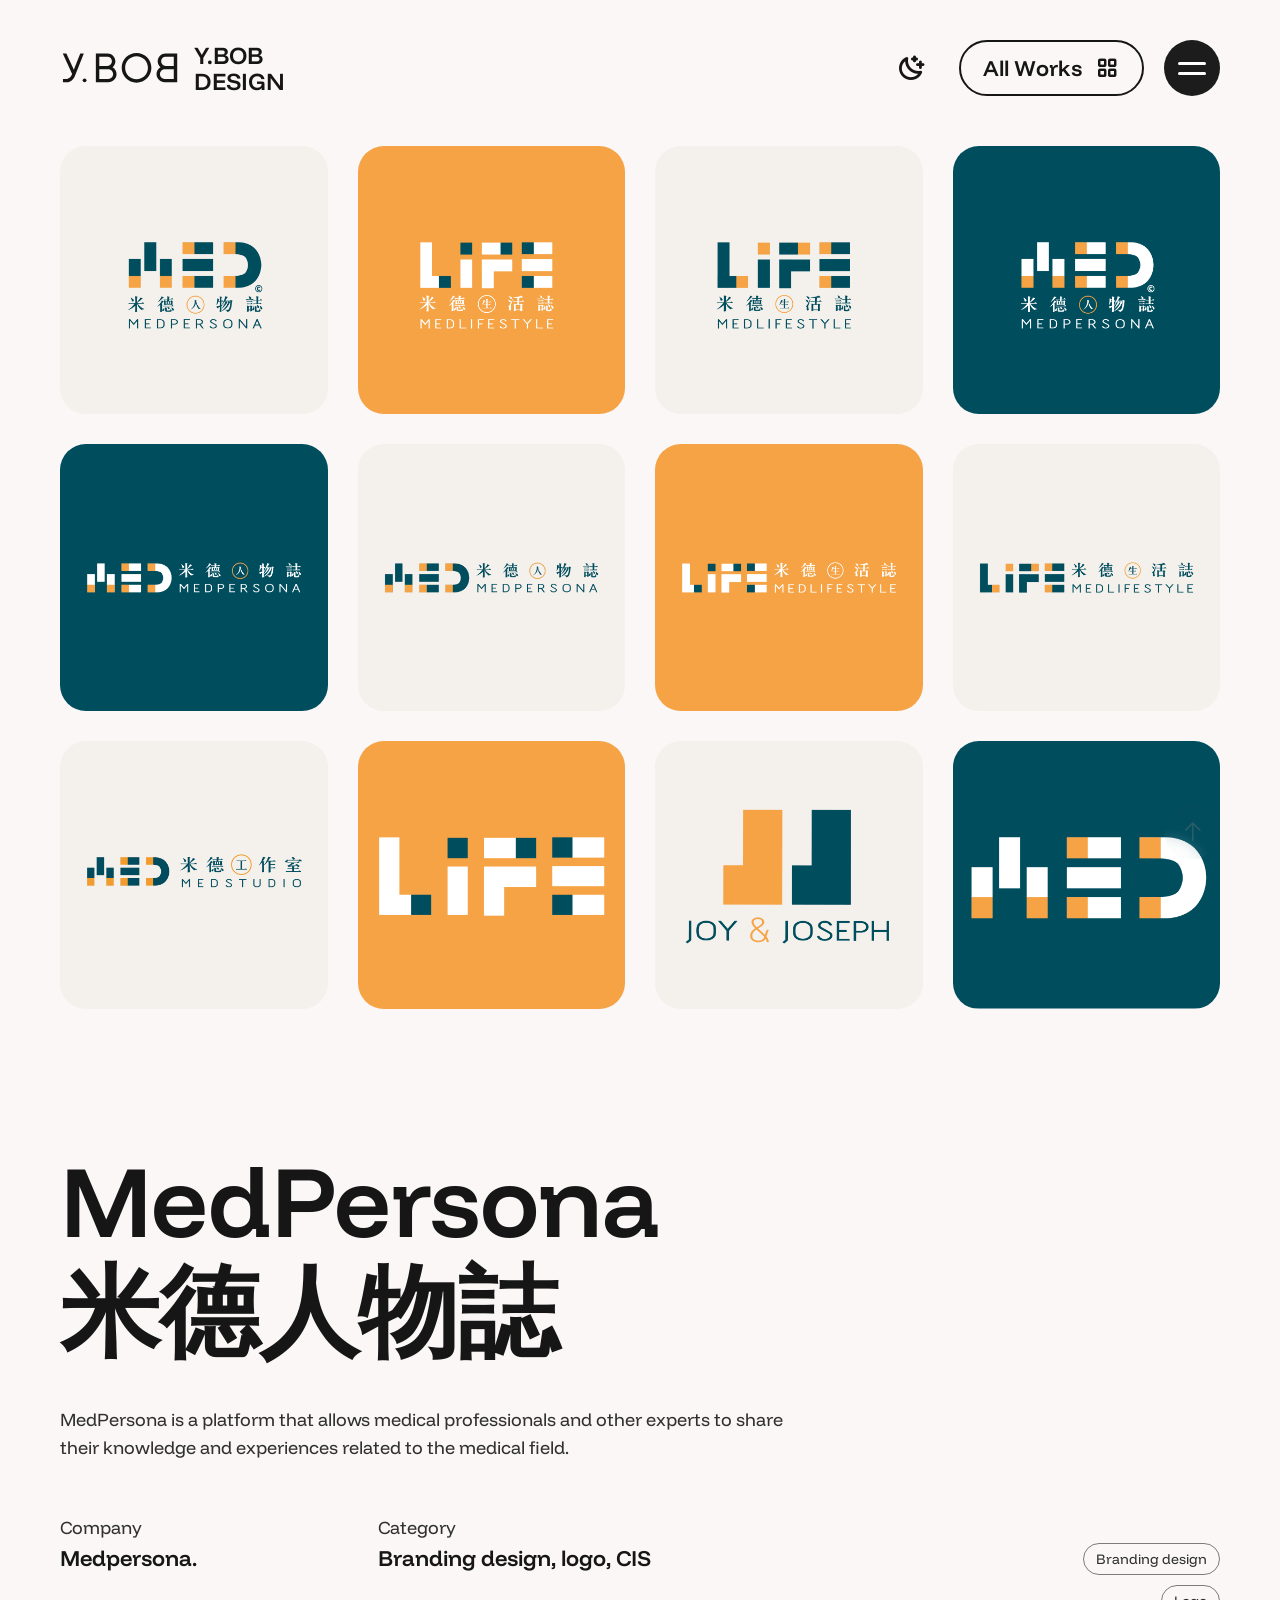
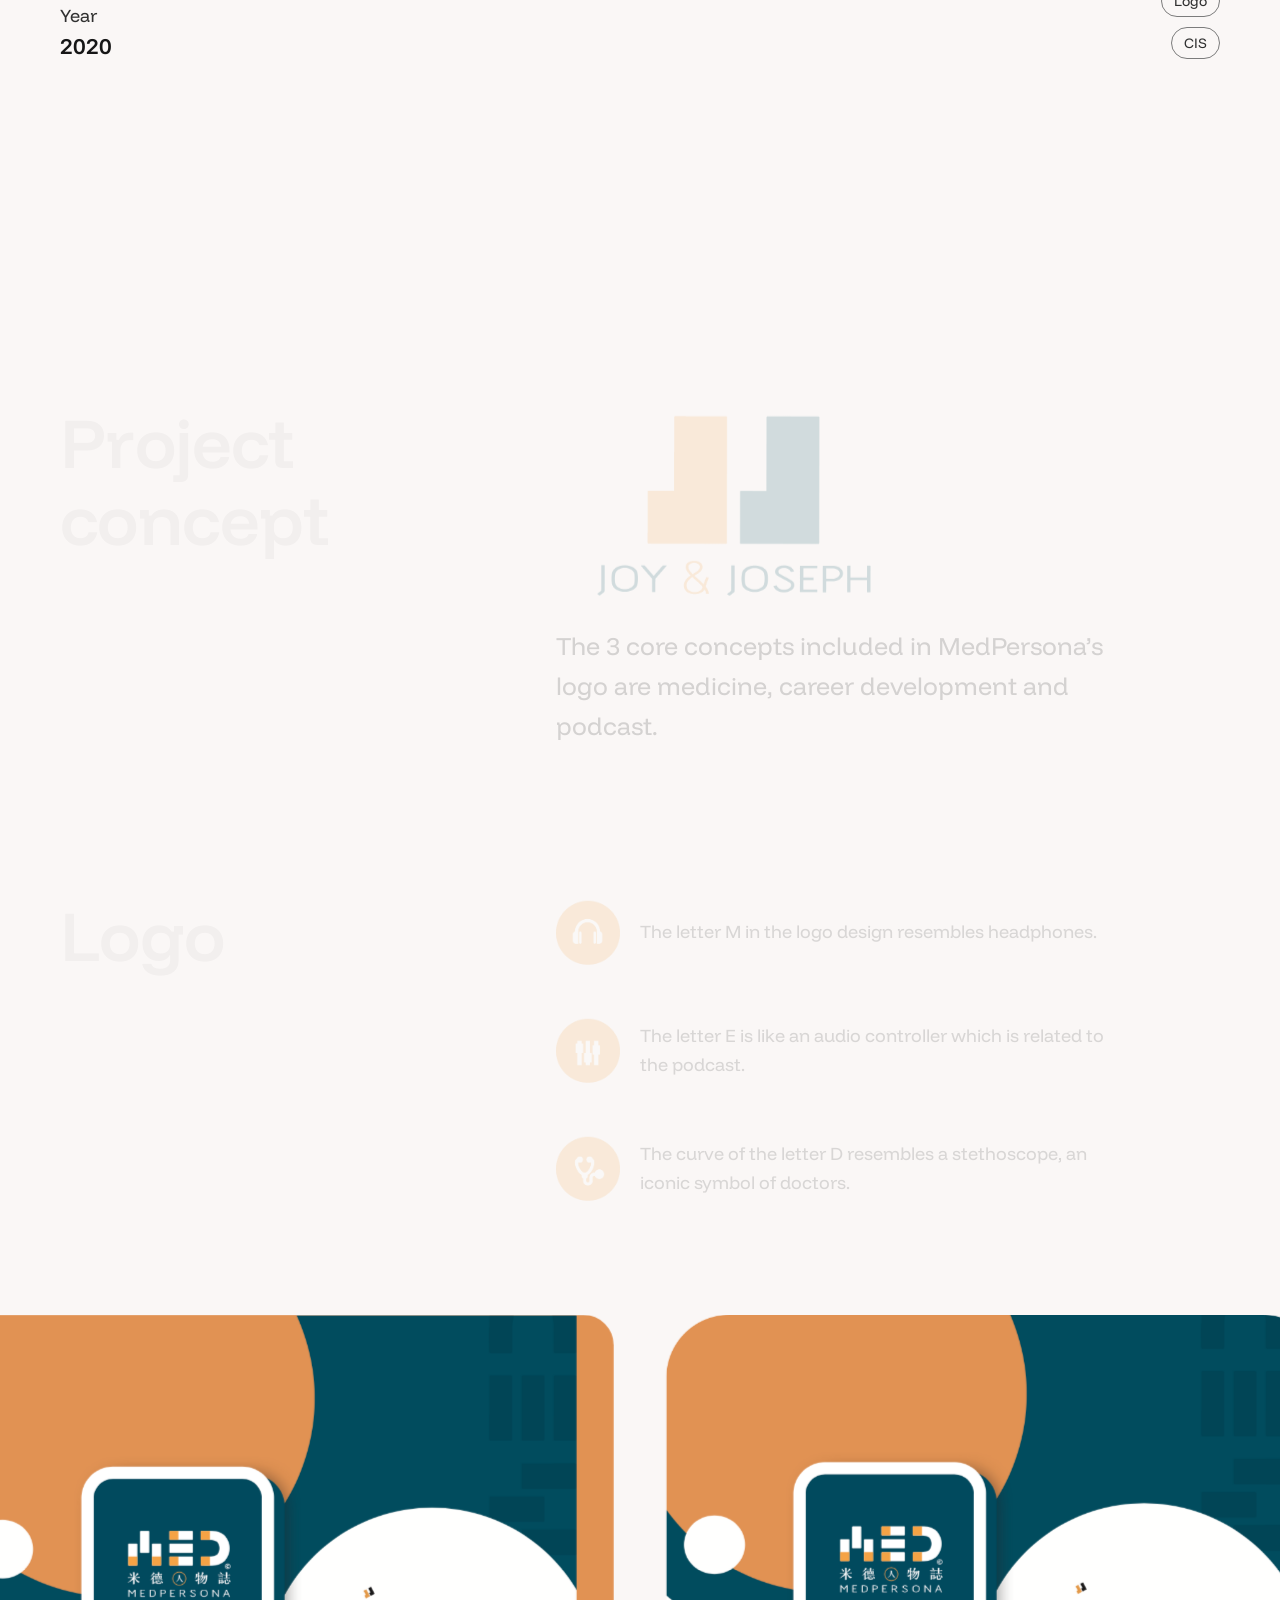
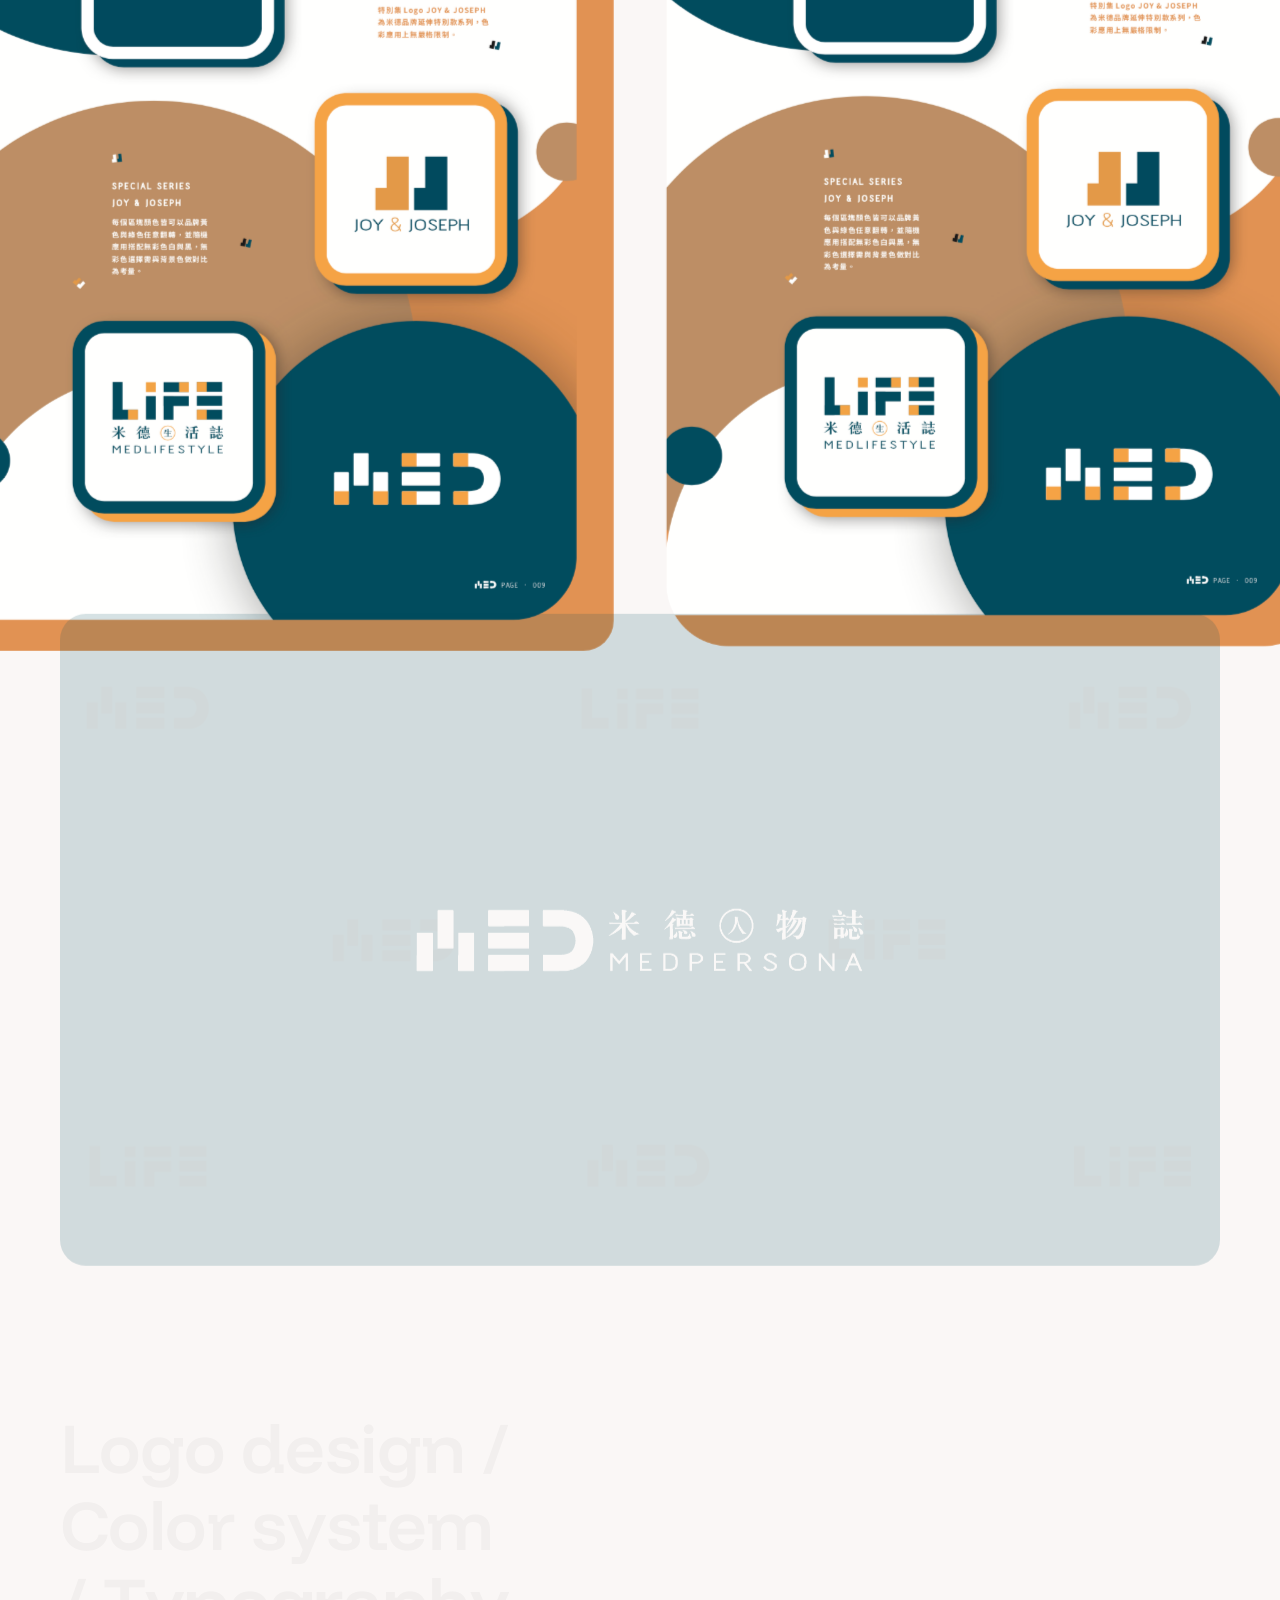
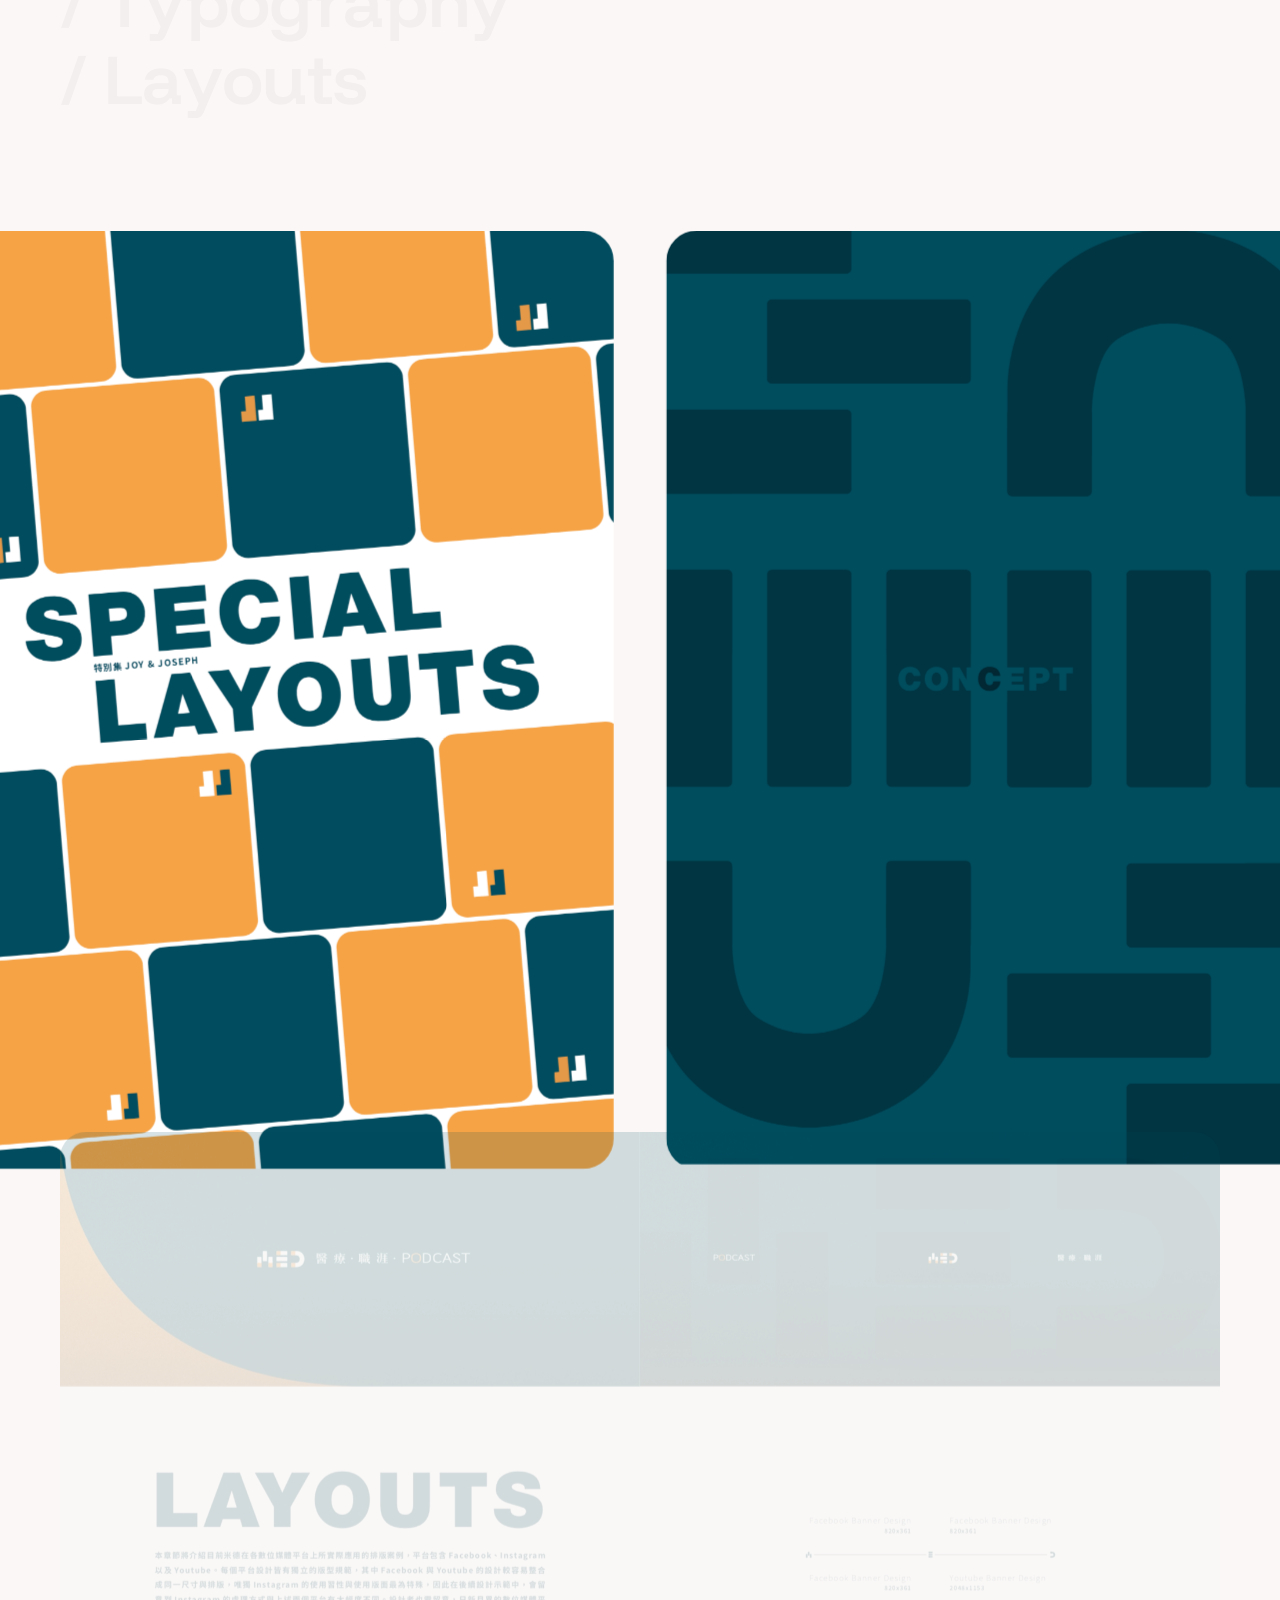
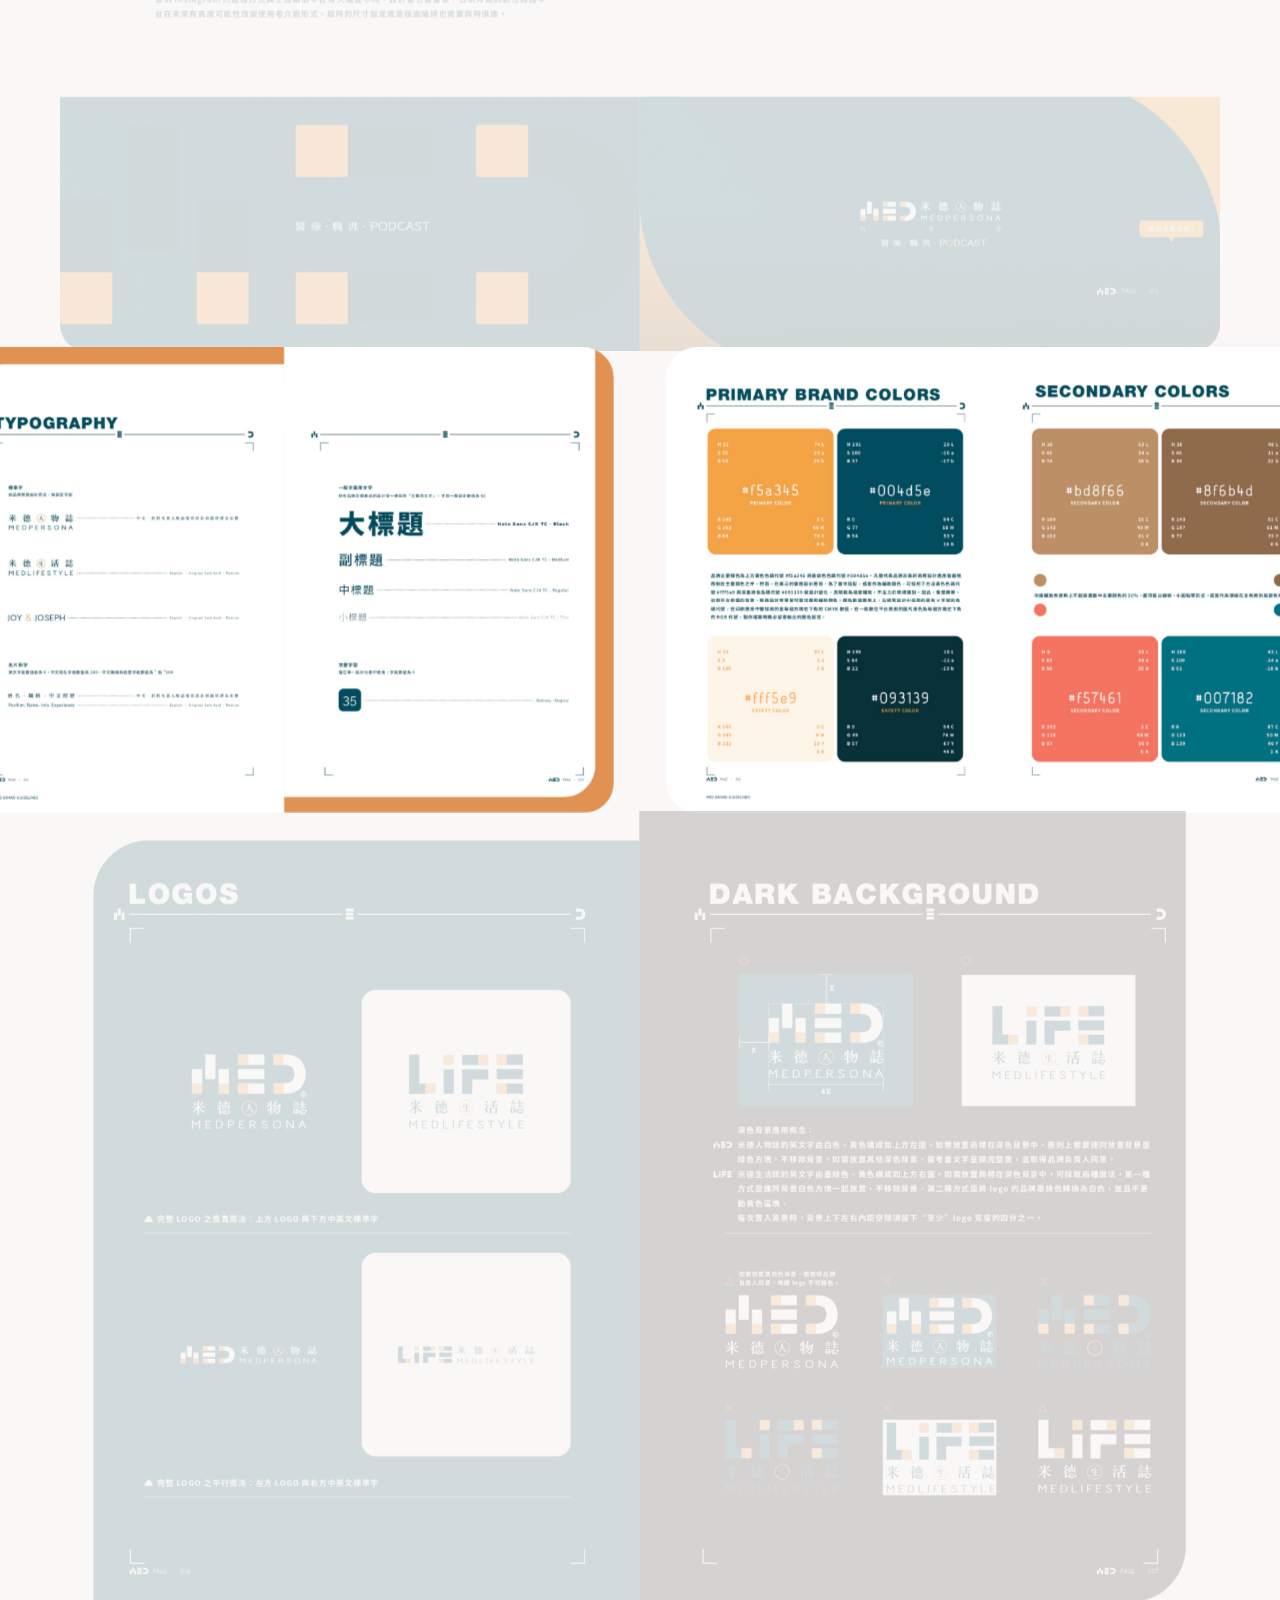
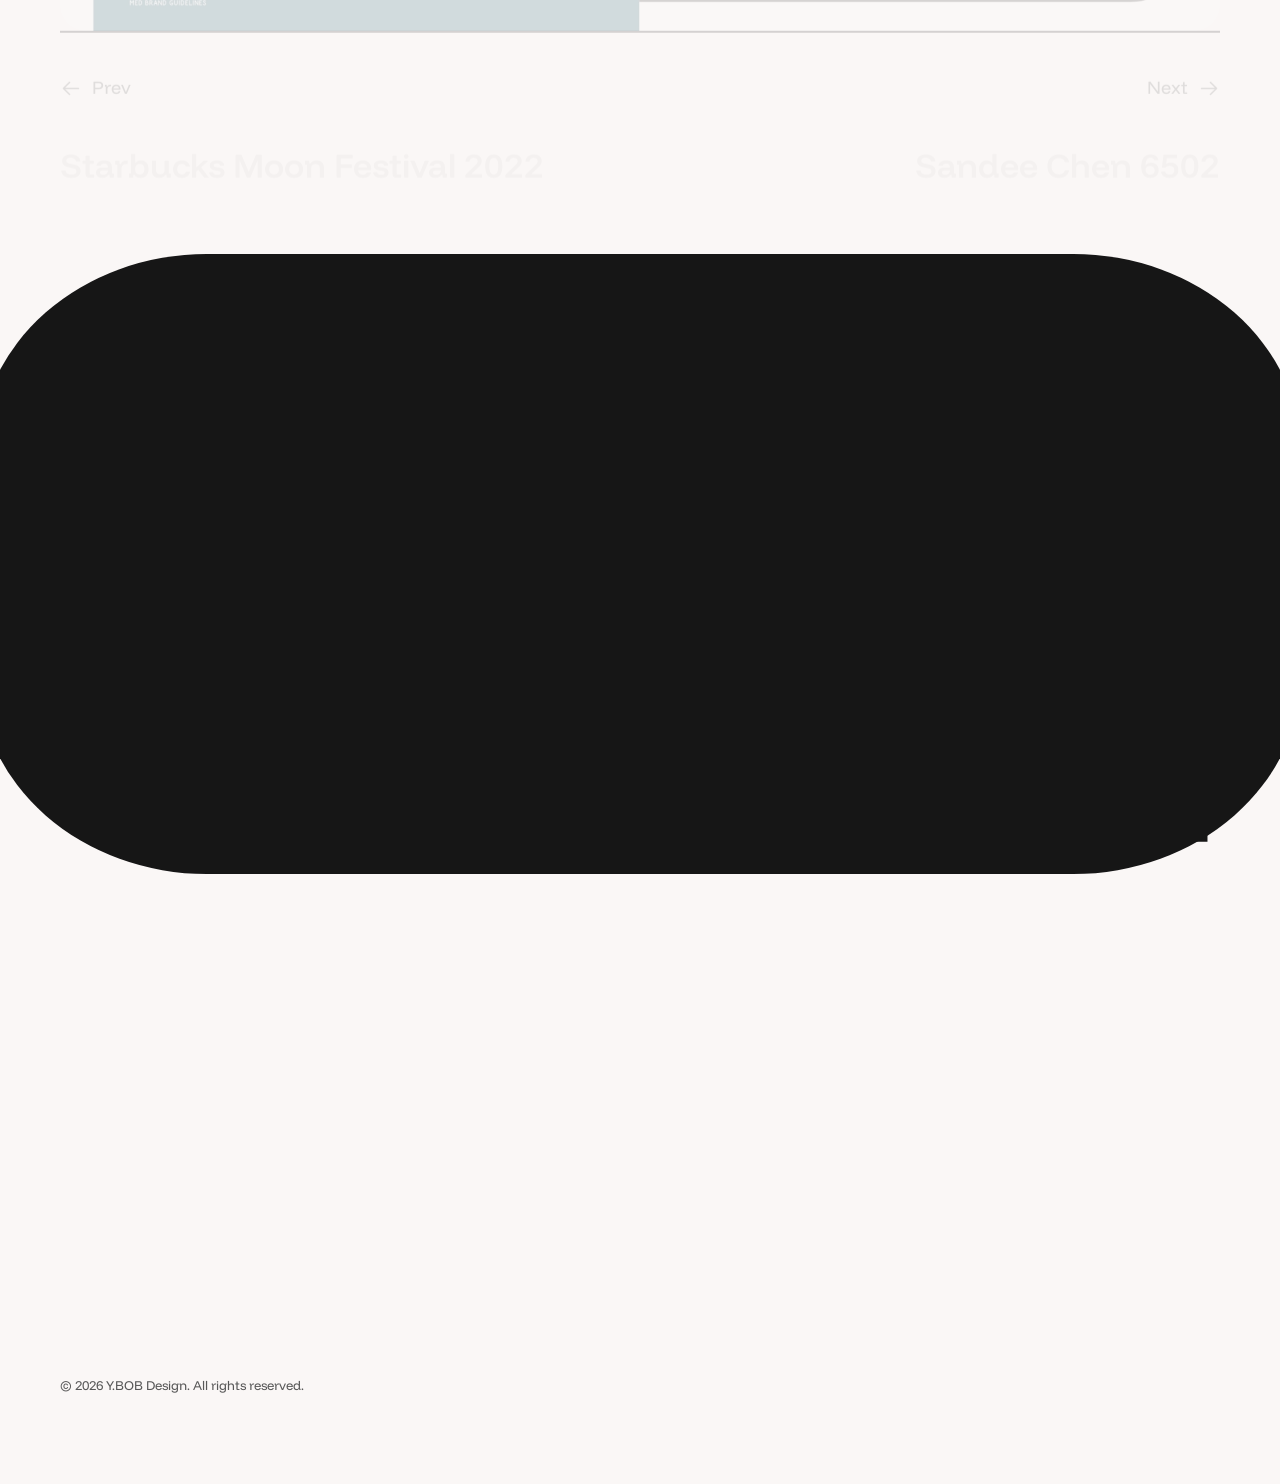
<file: project-medpersona.html>
<!DOCTYPE html>
<html lang="en" dir="ltr">

  <head>
    <meta charset="UTF-8">

    <!-- Page Title -->
    <title>MedPersona 米德人物誌 | Y.BOB Design</title>

    <!-- Meta Tags -->
    <meta name="description" content="Design beyond disciplines. Connecting visuals, digital experiences and intelligent workflows to build meaningful solutions for an evolving world.">
    <meta name="keywords" content="Y.BOB Design, Integrated Design, Workflows, Cohesive digital experiences">
    <meta name="author" content="Y.BOB Design">

    <!-- Viewport Meta-->
    <meta http-equiv="X-UA-Compatible" content="IE=edge">
    <meta name="viewport" content="width=device-width, initial-scale=1.0, viewport-fit=cover">

    <!-- Template Favicon & Icons Start -->
    <link rel="icon" href="img/favicon/favicon.ico?v=2" sizes="any">
    <link rel="icon" href="img/favicon/favicon-32.png?v=2" type="image/png" sizes="32x32">
    <link rel="apple-touch-icon" href="img/favicon/apple-touch-icon.png?v=2">
    <link rel="manifest" href="img/favicon/manifest.webmanifest">
    <!-- Template Favicon & Icons End -->

    <!-- Facebook Metadata Start -->
    <meta property="og:image:height" content="630">
    <meta property="og:image:width" content="1200">
    <meta property="og:title" content="Y.BOB Design - Integrated Design, Workflows & Cohesive digital experiences">
    <meta property="og:description" content="Design beyond disciplines. Connecting visuals, digital experiences and intelligent workflows to build meaningful solutions for an evolving world.">
    <meta property="og:image" content="https://ybobdesign.com/img/og-image.jpg?v=2">
    <meta property="og:url" content="https://ybobdesign.com/project-medpersona.html">
    <meta property="og:type" content="website">
    <meta name="twitter:card" content="summary_large_image">
    <!-- Facebook Metadata End -->

    <!-- Template Styles Start -->
    <link rel="stylesheet" type="text/css" href="css/plugins.css">
    <link rel="stylesheet" type="text/css" href="css/main.css">
    <link rel="stylesheet" type="text/css" href="css/custom.css?v=8">
    <!-- Template Styles End -->

    <!-- Custom Browser Color Start -->
    <meta name="theme-color" media="(prefers-color-scheme: light)" content="#FAF7F6">
    <meta name="theme-color" media="(prefers-color-scheme: dark)" content="#161616">
    <meta name="msapplication-navbutton-color" content="#161616">
    <meta name="mobile-web-app-capable" content="yes">
    <meta name="apple-mobile-web-app-status-bar-style" content="black-translucent">
    <!-- Custom Browser Color End -->
    
    <!-- MedPersona Page Styles Start -->
    <style>
      /* logo family at the top of the page */
      .med-family-section { padding-top: 2rem; }
      /* animated logo visual (former hero), now a card inside the project body */
      .med-hero { position: relative; width: 100%; aspect-ratio: 16 / 9; overflow: hidden;
        background: #004d5e url("project/6_MED/med-hero-bg.jpg") center / cover no-repeat;
        display: flex; align-items: center; justify-content: center; }
      .med-hero__logo { width: 60%; max-width: 56rem; height: auto; }
      @media only screen and (max-width: 767px) { .med-hero { aspect-ratio: 4 / 5; } .med-hero__logo { width: 75%; } }
      /* image cards */
      .mxd-project-cards__item.med-card { height: auto; }
      .med-card .mxd-project-cards__inner img { display: block; width: 100%; height: auto; object-fit: initial; }
      .med-square .mxd-project-cards__inner img { aspect-ratio: 1 / 1; object-fit: cover; }
      .med-light .mxd-project-cards__inner { background-color: #f4f1ec; }
      /* logo animation under the project concept text */
      /* GIF is 500x500 but the artwork only spans rows 128-378 (all frames): crop the empty top/bottom */
      .med-concept-gif { margin-bottom: 2rem; width: 100%; max-width: 36rem; aspect-ratio: 500 / 280; overflow: hidden; border-radius: var(--_radius-m, 2rem); }
      .med-concept-gif img { display: block; width: 100%; height: 100%; object-fit: cover; object-position: center 50.6%; }
      /* small concept icon next to each logo line */
      .med-icon-line { display: flex; align-items: center; gap: 2rem; }
      .med-icon-line + .med-icon-line { margin-top: 2.4rem; }
      .med-icon-line img { flex: 0 0 auto; width: 5.6rem; height: 5.6rem; }
      .med-icon-line p { margin: 0; }
      @media only screen and (min-width: 1200px) { .med-icon-line img { width: 6.4rem; height: 6.4rem; } }
    </style>
    <!-- MedPersona Page Styles End -->

  </head>

  <body>

    <!-- Menu & Header Start (shared: js/layout.js) -->
    <div data-include="header"></div>
    <!-- Menu & Header End -->

    <!-- Page Content Start -->
    <main id="mxd-page-content" class="mxd-page-content inner-page-content">

      <!-- Section - Logo Family Start -->
      <div class="mxd-section med-family-section">
        <div class="mxd-container grid-container">

          <div class="mxd-project__block no-margin">
            <div class="mxd-project-cards">
              <div class="container-fluid px-0">
                <div class="row gx-0">
                  <!-- item -->
                  <div class="col-6 col-xl-3 mxd-project-cards__item med-card med-square med-light mxd-grid-item anim-uni-in-up">
                    <div class="mxd-project-cards__inner radius-m">
                      <img src="project/6_MED/med-logo-02.png" alt="MedPersona logo, stacked" loading="lazy">
                    </div>
                  </div>
                  <!-- item -->
                  <div class="col-6 col-xl-3 mxd-project-cards__item med-card med-square mxd-grid-item anim-uni-in-up">
                    <div class="mxd-project-cards__inner radius-m">
                      <img src="project/6_MED/med-logo-03.png" alt="MedLifestyle logo on orange" loading="lazy">
                    </div>
                  </div>
                  <!-- item -->
                  <div class="col-6 col-xl-3 mxd-project-cards__item med-card med-square med-light mxd-grid-item anim-uni-in-up">
                    <div class="mxd-project-cards__inner radius-m">
                      <img src="project/6_MED/med-logo-04.png" alt="MedLifestyle logo, stacked" loading="lazy">
                    </div>
                  </div>
                  <!-- item -->
                  <div class="col-6 col-xl-3 mxd-project-cards__item med-card med-square mxd-grid-item anim-uni-in-up">
                    <div class="mxd-project-cards__inner radius-m">
                      <img src="project/6_MED/med-logo-01.png" alt="MedPersona logo on teal" loading="lazy">
                    </div>
                  </div>
                  <!-- item -->
                  <div class="col-6 col-xl-3 mxd-project-cards__item med-card med-square mxd-grid-item anim-uni-in-up">
                    <div class="mxd-project-cards__inner radius-m">
                      <img src="project/6_MED/med-logo-05.png" alt="MedPersona horizontal logo on teal" loading="lazy">
                    </div>
                  </div>
                  <!-- item -->
                  <div class="col-6 col-xl-3 mxd-project-cards__item med-card med-square med-light mxd-grid-item anim-uni-in-up">
                    <div class="mxd-project-cards__inner radius-m">
                      <img src="project/6_MED/med-logo-06.png" alt="MedPersona horizontal logo" loading="lazy">
                    </div>
                  </div>
                  <!-- item -->
                  <div class="col-6 col-xl-3 mxd-project-cards__item med-card med-square mxd-grid-item anim-uni-in-up">
                    <div class="mxd-project-cards__inner radius-m">
                      <img src="project/6_MED/med-logo-07.png" alt="MedLifestyle horizontal logo on orange" loading="lazy">
                    </div>
                  </div>
                  <!-- item -->
                  <div class="col-6 col-xl-3 mxd-project-cards__item med-card med-square med-light mxd-grid-item anim-uni-in-up">
                    <div class="mxd-project-cards__inner radius-m">
                      <img src="project/6_MED/med-logo-08.png" alt="MedLifestyle horizontal logo" loading="lazy">
                    </div>
                  </div>
                  <!-- item -->
                  <div class="col-6 col-xl-3 mxd-project-cards__item med-card med-square med-light mxd-grid-item anim-uni-in-up">
                    <div class="mxd-project-cards__inner radius-m">
                      <img src="project/6_MED/med-logo-14.png" alt="MedStudio logo" loading="lazy">
                    </div>
                  </div>
                  <!-- item -->
                  <div class="col-6 col-xl-3 mxd-project-cards__item med-card med-square mxd-grid-item anim-uni-in-up">
                    <div class="mxd-project-cards__inner radius-m">
                      <img src="project/6_MED/med-logo-11.png" alt="LIFE wordmark on orange" loading="lazy">
                    </div>
                  </div>
                  <!-- item -->
                  <div class="col-6 col-xl-3 mxd-project-cards__item med-card med-square med-light mxd-grid-item anim-uni-in-up">
                    <div class="mxd-project-cards__inner radius-m">
                      <img src="project/6_MED/med-logo-13.png" alt="Joy &amp; Joseph logo" loading="lazy">
                    </div>
                  </div>
                  <!-- item -->
                  <div class="col-6 col-xl-3 mxd-project-cards__item med-card med-square mxd-grid-item anim-uni-in-up">
                    <div class="mxd-project-cards__inner radius-m">
                      <img src="project/6_MED/med-logo-09.png" alt="MED wordmark on teal" loading="lazy">
                    </div>
                  </div>
                </div>
              </div>
            </div>
          </div>

        </div>
      </div>
      <!-- Section - Logo Family End -->

      <!-- Section - Inner Page Headline Start -->
      <div class="mxd-section mxd-section-inner-headline padding-default">
        <div class="mxd-container grid-container">

          <!-- Block - Inner Page Headline Start -->
          <div class="mxd-block loading-wrap">
            <div class="container-fluid px-0">
              <div class="row gx-0">
                <div class="col-12 mxd-grid-item no-margin">
                  <div class="mxd-block__content">
                    <div class="mxd-block__inner-headline loading__item">
                      <h1 class="inner-headline__title">MedPersona<br>米德人物誌</h1>
                    </div>
                  </div>
                </div>
                <div class="col-12"></div>
              </div>
              <div class="row g-0">

                <!-- Inner Headline Paragraph & Data Start -->
                <div class="col-12 col-xl-8 mxd-grid-item no-margin">

                  <div class="inner-headline__paragraph loading__item">
                    <p>MedPersona is a platform that allows medical professionals and other experts to share their
                      knowledge and experiences related to the medical field.</p>
                  </div>

                  <div class="inner-headline__data">
                    <div class="mxd-data-list">
                      <div class="container-fluid p-0">
                        <div class="row g-0">
                          <div class="col-12 col-md-6 col-xl-5 mxd-data-list__column loading__item">
                            <div class="mxd-data-list__item">
                              <p class="mxd-data-list__name">Company</p>
                              <p class="mxd-data-list__content">Medpersona.</p>
                            </div>
                            <div class="mxd-data-list__item">
                              <p class="mxd-data-list__name">Year</p>
                              <p class="mxd-data-list__content">2020</p>
                            </div>
                          </div>
                          <div class="col-12 col-md-6 col-xl-5 mxd-data-list__column loading__item">
                            <div class="mxd-data-list__item">
                              <p class="mxd-data-list__name">Category</p>
                              <p class="mxd-data-list__content">Branding design, logo, CIS</p>
                            </div>
                          </div>
                        </div>
                      </div>
                    </div>
                  </div>

                </div>
                <!-- Inner Headline Paragraph & Data End -->

                <!-- Inner Headline Tags Start -->
                <div class="col-12 col-xl-4 mxd-grid-item no-margin">
                  <div class="inner-headline__tags loading__fade">
                    <span class="tag tag-default tag-outline-medium">Branding design</span>
                    <span class="tag tag-default tag-outline-medium">Logo</span>
                    <span class="tag tag-default tag-outline-medium">CIS</span>
                  </div>
                </div>
                <!-- Inner Headline Tags End -->
              </div>

            </div>
          </div>
          <!-- Block - Inner Page Headline End -->

        </div>
      </div>
      <!-- Section - Inner Page Headline End -->

      <!-- Section - Project Details Start -->
      <div class="mxd-section mxd-project overflow-hidden">
        <div class="mxd-container grid-container">

          <!-- Project Block - Project Concept Start -->
          <div class="mxd-project__block">
            <div class="container-fluid px-0">
              <div class="row gx-0">
                <div class="col-12 col-xl-5 mxd-grid-item no-margin">
                  <div class="mxd-project__subtitle">
                    <h2 class="reveal-type anim-uni-in-up">Project<br>concept</h2>
                  </div>
                </div>
                <div class="col-12 col-xl-6 mxd-grid-item no-margin">
                  <div class="mxd-project__content">
                    <div class="med-concept-gif anim-uni-in-up">
                      <img src="project/6_MED/YBOB_MED.gif" alt="MedPersona logo animation" loading="lazy">
                    </div>
                    <div class="mxd-project__paragraph">
                      <p class="t-large t-bright anim-uni-in-up">The 3 core concepts included in MedPersona&rsquo;s logo are medicine, career development and podcast.</p>
                    </div>
                  </div>
                </div>
              </div>
            </div>
          </div>

          <!-- Project Block - Project Concept End -->

          <!-- Project Block - Logo Start -->
          <div class="mxd-project__block">
            <div class="container-fluid px-0">
              <div class="row gx-0">
                <div class="col-12 col-xl-5 mxd-grid-item no-margin">
                  <div class="mxd-project__subtitle">
                    <h2 class="reveal-type anim-uni-in-up">Logo</h2>
                  </div>
                </div>
                <div class="col-12 col-xl-6 mxd-grid-item no-margin">
                  <div class="mxd-project__content">
                    <div class="mxd-project__paragraph">
                      <div class="med-icon-line anim-uni-in-up">
                        <img src="project/6_MED/med-concept-01.png" alt="Headphones icon" loading="lazy">
                        <p>The letter M in the logo design resembles headphones.</p>
                      </div>
                      <div class="med-icon-line anim-uni-in-up">
                        <img src="project/6_MED/med-concept-02.png" alt="Audio controller icon" loading="lazy">
                        <p>The letter E is like an audio controller which is related to the podcast.</p>
                      </div>
                      <div class="med-icon-line anim-uni-in-up">
                        <img src="project/6_MED/med-concept-03.png" alt="Stethoscope icon" loading="lazy">
                        <p>The curve of the letter D resembles a stethoscope, an iconic symbol of doctors.</p>
                      </div>
                    </div>
                  </div>
                </div>
              </div>
            </div>
          </div>

          <div class="mxd-project__block no-margin">
            <div class="mxd-project-cards">
              <div class="container-fluid px-0">
                <div class="row gx-0">
                  <!-- item -->
                  <div class="col-12 col-md-6 mxd-project-cards__item med-card mxd-grid-item anim-uni-scale-in-right">
                    <div class="mxd-project-cards__inner radius-m">
                      <img src="project/6_MED/med-logo-poster-01.png" alt="MedPersona, MedLifestyle and Joy &amp; Joseph logo poster" loading="lazy">
                    </div>
                  </div>
                  <!-- item -->
                  <div class="col-12 col-md-6 mxd-project-cards__item med-card mxd-grid-item anim-uni-scale-in-left">
                    <div class="mxd-project-cards__inner radius-m">
                      <img src="project/6_MED/med-logo-poster-02.png" alt="MedPersona logo family poster" loading="lazy">
                    </div>
                  </div>
                </div>
              </div>
            </div>
          </div>
          <!-- Project Block - Logo End -->

          <!-- Project Block - Hero Visual Start -->
          <div class="mxd-project__block no-margin">
            <div class="mxd-grid-item">
              <div class="med-hero radius-m anim-uni-in-up">
                <img class="med-hero__logo" src="project/6_MED/med-logo-anim.gif" alt="MedPersona 米德人物誌 animated logo" loading="lazy">
              </div>
            </div>
          </div>
          <!-- Project Block - Hero Visual End -->

          <!-- Project Block - Brand Guideline Start -->
          <div class="mxd-project__block">
            <div class="container-fluid px-0">
              <div class="row gx-0">
                <div class="col-12 col-xl-5 mxd-grid-item no-margin">
                  <div class="mxd-project__subtitle">
                    <h2 class="reveal-type anim-uni-in-up">Logo design / Color system / Typography / Layouts</h2>
                  </div>
                </div>
                <div class="col-12 col-xl-6 mxd-grid-item no-margin">
                  <div class="mxd-project__content">
                    <div class="mxd-project__paragraph">

                    </div>
                  </div>
                </div>
              </div>
            </div>
          </div>

          <div class="mxd-project__block no-margin">
            <div class="mxd-project-cards">
              <div class="container-fluid px-0">
                <div class="row gx-0">
                  <!-- item -->
                  <div class="col-12 col-md-6 mxd-project-cards__item med-card mxd-grid-item anim-uni-scale-in-right">
                    <div class="mxd-project-cards__inner radius-m">
                      <img src="project/6_MED/med-special-layouts.png" alt="Special Layouts cover from the brand guideline" loading="lazy">
                    </div>
                  </div>
                  <!-- item -->
                  <div class="col-12 col-md-6 mxd-project-cards__item med-card mxd-grid-item anim-uni-scale-in-left">
                    <div class="mxd-project-cards__inner radius-m">
                      <img src="project/6_MED/med-concept-cover.png" alt="Concept cover from the brand guideline" loading="lazy">
                    </div>
                  </div>
                  <!-- item -->
                  <div class="col-12 mxd-project-cards__item med-card mxd-grid-item anim-uni-in-up">
                    <div class="mxd-project-cards__inner radius-m">
                      <img src="project/6_MED/med-spread-2.jpg" alt="Brand guideline spread: layouts" loading="lazy">
                    </div>
                  </div>
                  <!-- item -->
                  <div class="col-12 col-md-6 mxd-project-cards__item med-card mxd-grid-item anim-uni-scale-in-right">
                    <div class="mxd-project-cards__inner radius-m">
                      <img src="project/6_MED/med-spread-3.jpg" alt="Brand guideline spread: typography" loading="lazy">
                    </div>
                  </div>
                  <!-- item -->
                  <div class="col-12 col-md-6 mxd-project-cards__item med-card mxd-grid-item anim-uni-scale-in-left">
                    <div class="mxd-project-cards__inner radius-m">
                      <img src="project/6_MED/med-spread-4.jpg" alt="Brand guideline spread: primary and secondary colors" loading="lazy">
                    </div>
                  </div>
                  <!-- item -->
                  <div class="col-12 mxd-project-cards__item med-card mxd-grid-item anim-uni-in-up">
                    <div class="mxd-project-cards__inner radius-m">
                      <img src="project/6_MED/med-spread-6.jpg" alt="Brand guideline spread: logos on light and dark backgrounds" loading="lazy">
                    </div>
                  </div>
                </div>
              </div>
            </div>
          </div>
          <!-- Project Block - Brand Guideline End -->

          <!-- Project Block - Project Link Start -->
          <div class="mxd-project__block no-margin">
            <div class="mxd-project__nav">
              <div class="mxd-project__divider anim-uni-in-up"></div>
              <div class="container-fluid p-0">
                <div class="row g-0">
                  <div class="col-6 mxd-project__navitem left mxd-grid-item no-margin anim-uni-in-up">
                    <a class="btn btn-anim btn-line-small btn-muted anim-no-delay slide-left" href="project-starbucks.html">
                      <i class="ph ph-arrow-left"></i>
                      <span class="btn-caption">Prev</span>
                    </a>
                    <a class="mxd-project__link anim-uni-in-up" href="project-starbucks.html">
                      <span>Starbucks Moon Festival 2022</span>
                    </a>
                  </div>
                  <div class="col-6 mxd-project__navitem right mxd-grid-item no-margin anim-uni-in-up">
                    <a class="btn btn-anim btn-line-small btn-muted anim-no-delay slide-right" href="project-sandee-chen.html">
                      <span class="btn-caption">Next</span>
                      <i class="ph ph-arrow-right"></i>
                    </a>
                    <a class="mxd-project__link  anim-uni-in-up" href="project-sandee-chen.html">
                      <span>Sandee Chen 6502</span>
                    </a>
                  </div>
                </div>
              </div>
            </div>
          </div>
          <!-- Project Block - Project Link End -->

        </div>
      </div>
      <!-- Section - Project Details End -->

      <!-- Section - CTA Start -->
      <div data-include="cta"></div>
      <!-- Section - CTA End -->

    </main>
    <!-- Page Content End -->

    <!-- Footer Start -->
    <div data-include="footer"></div>
    <!-- Footer End -->

    <!-- To Top Button Start -->
    <a href="#0" id="to-top" class="btn btn-round btn-to-top slide-up anim-no-delay">
      <i class="ph ph-arrow-up"></i>
    </a>
    <!-- To Top Button End -->

    <!-- Load Scripts Start -->
    <script src="js/layout.js?v=9"></script>
    <script src="js/libs.min.js"></script>
    <script src="js/app.js?v=6"></script>
    <script src="js/ink-screen.js"></script>
    <!-- Load Scripts End -->

  </body>

</html>
</file>
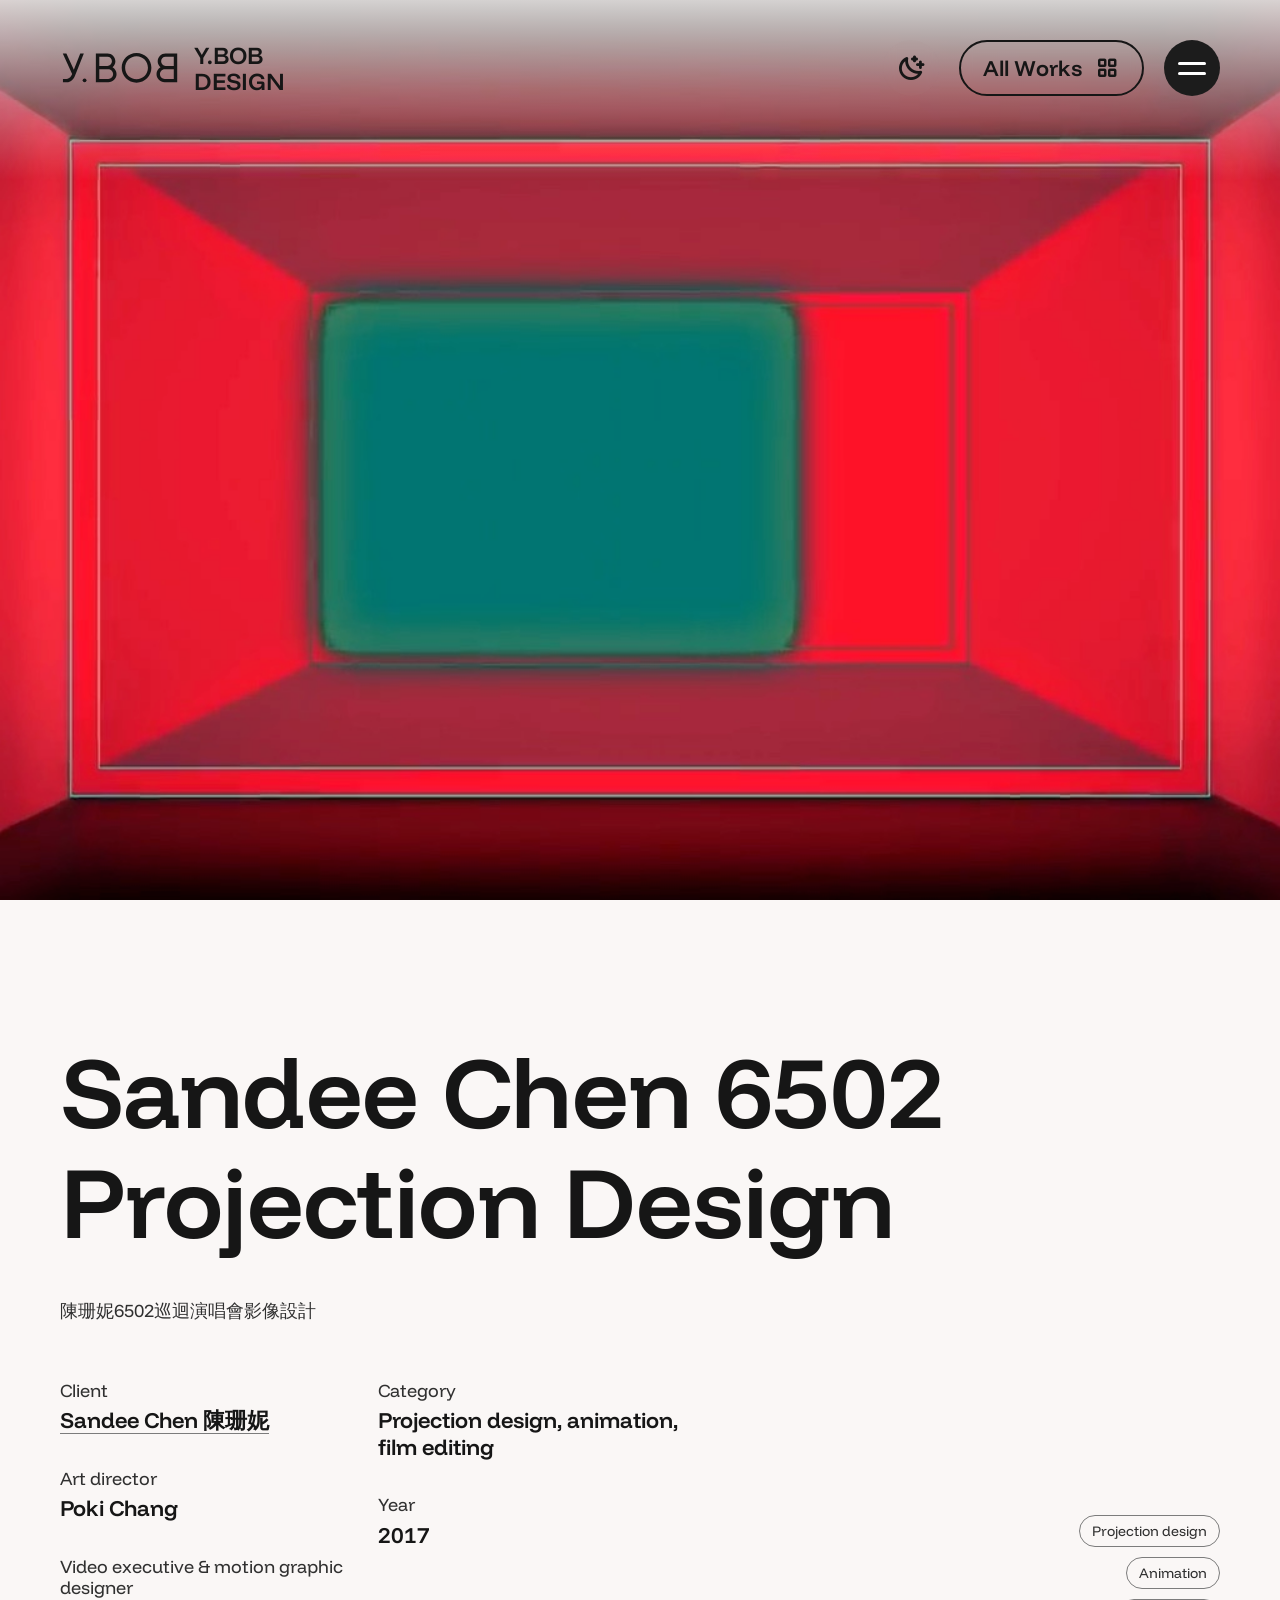
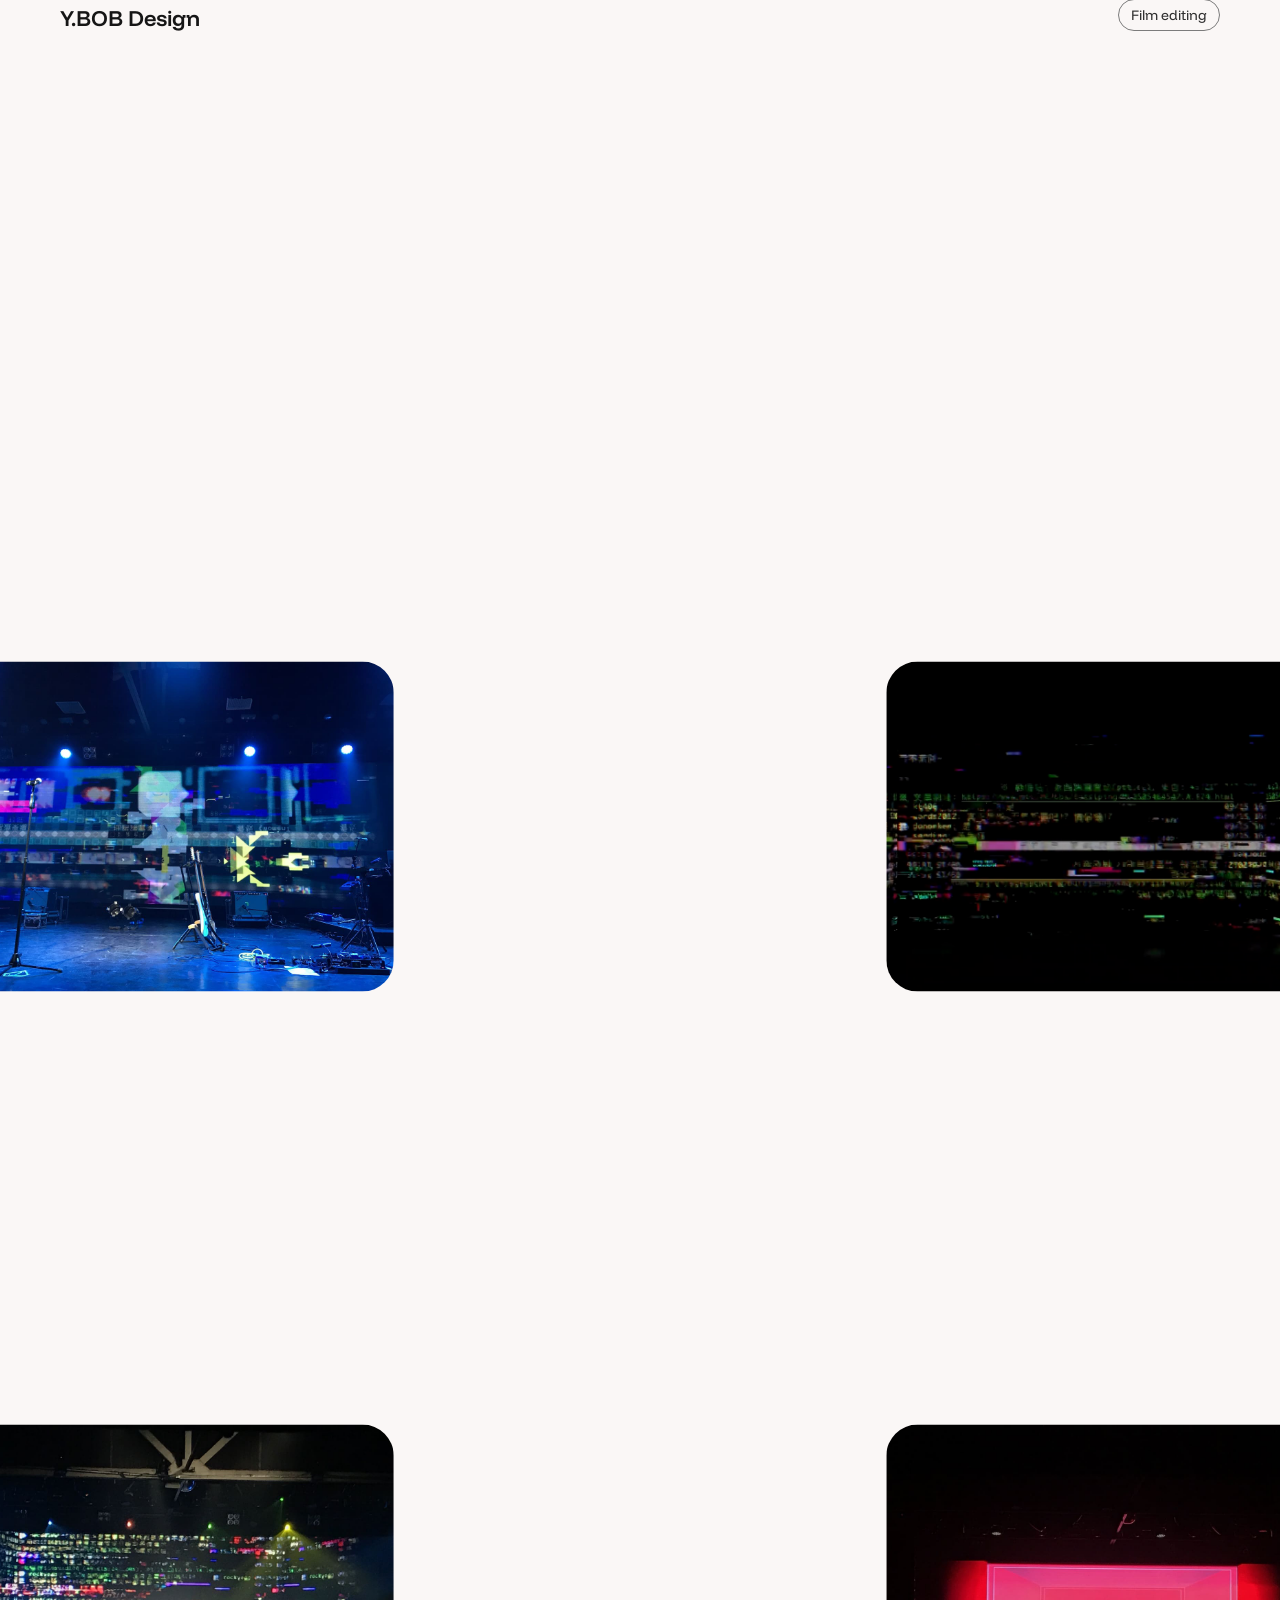
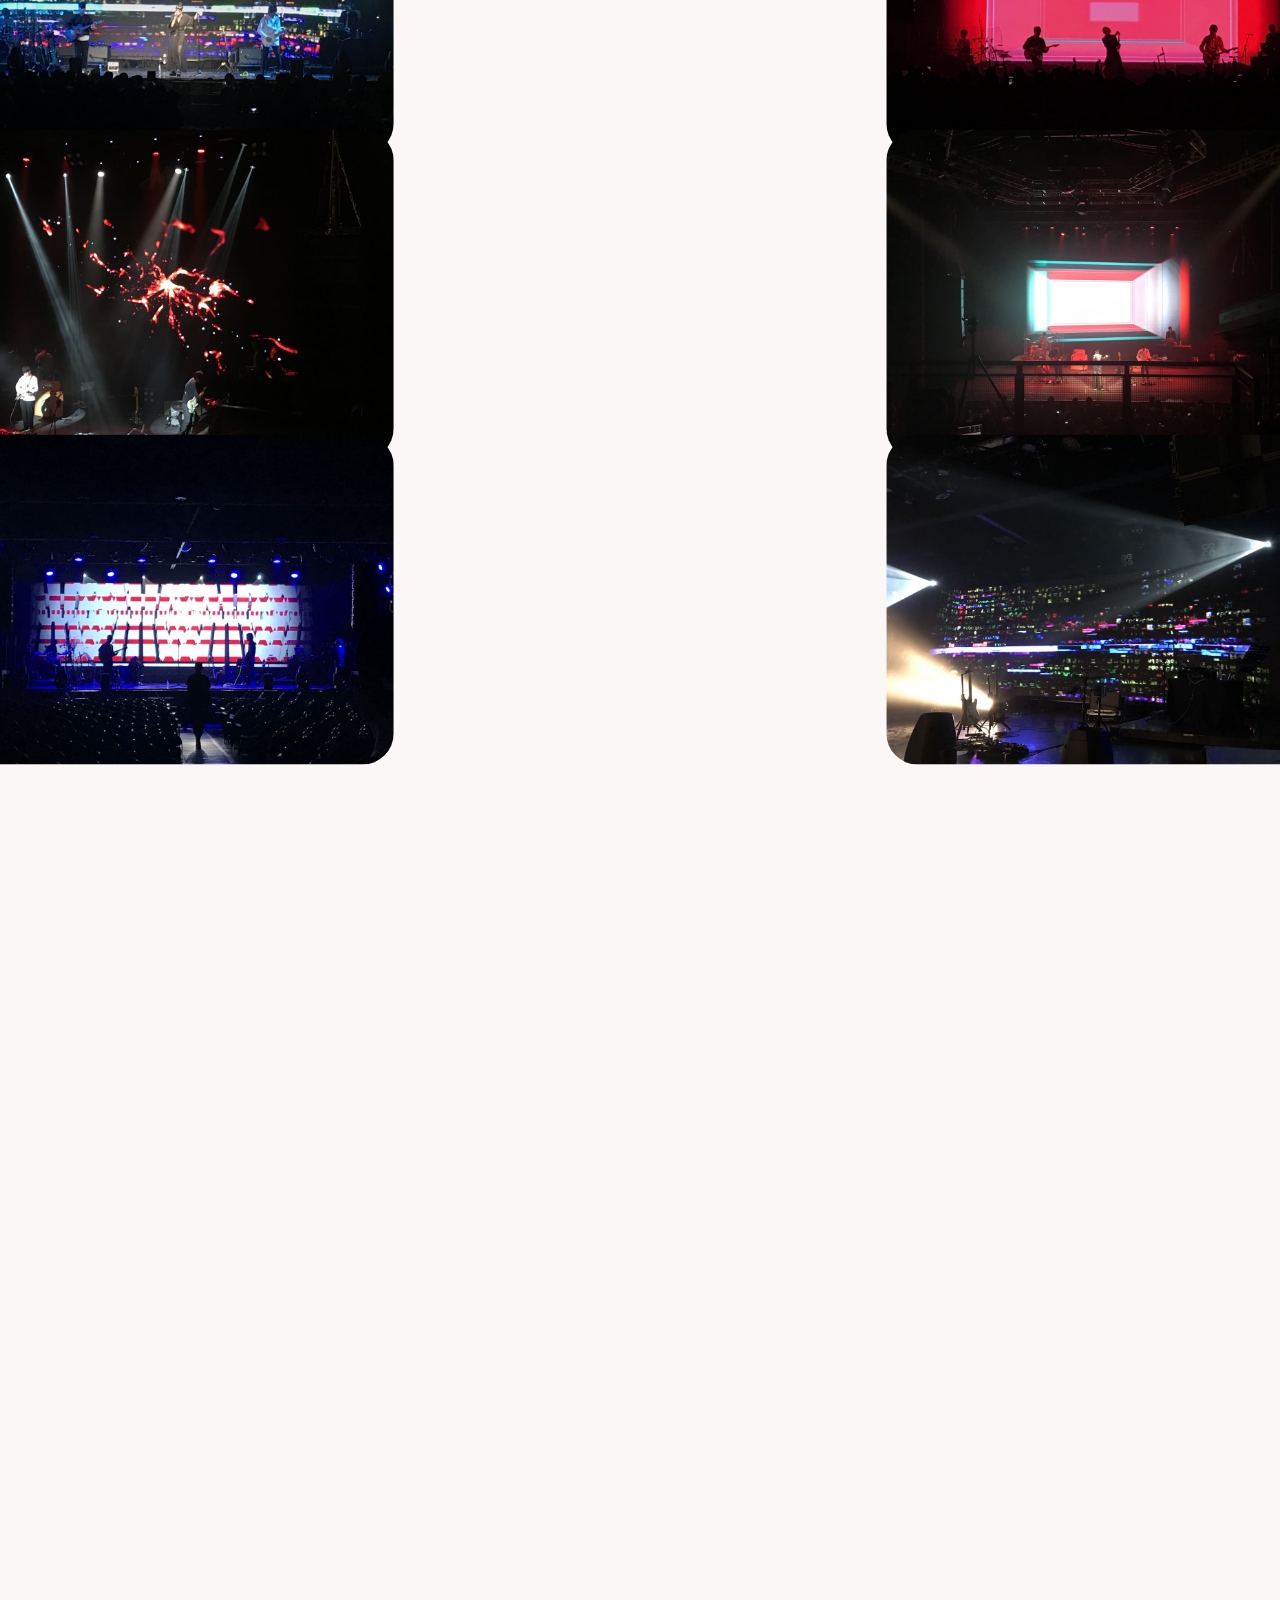
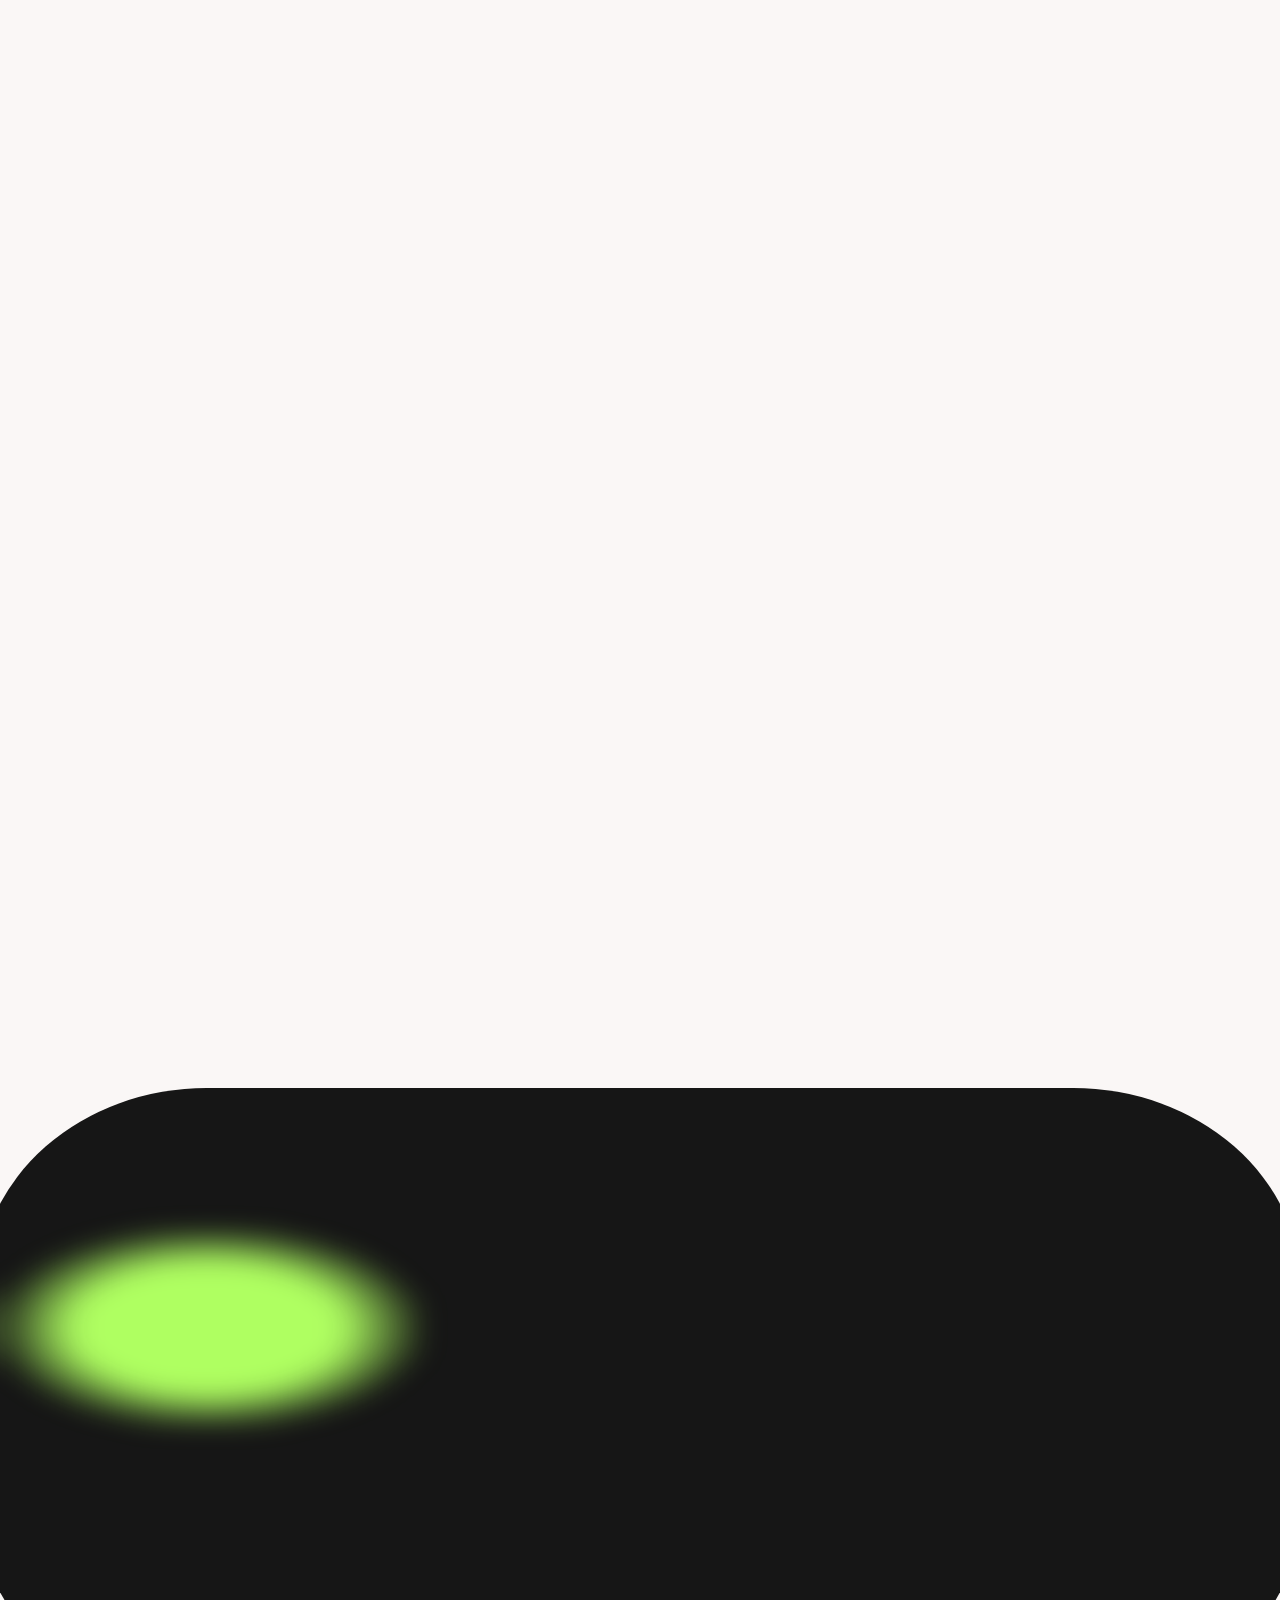
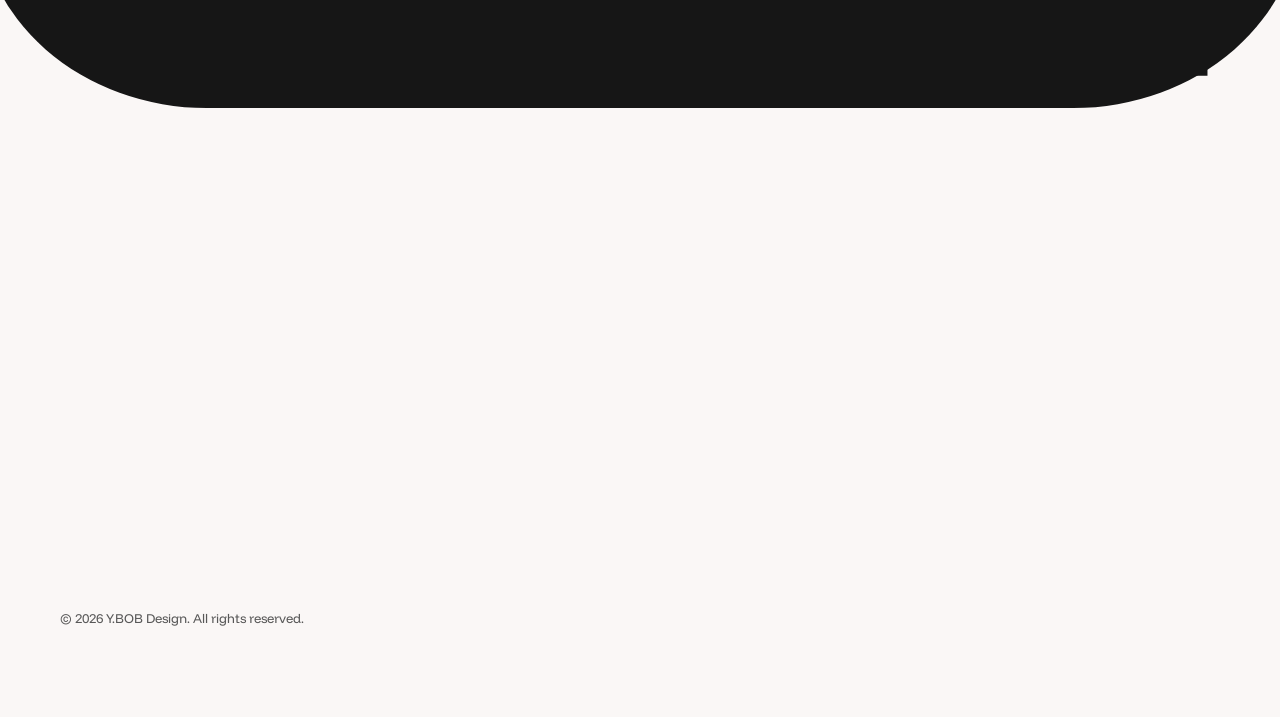
<file: project-sandee-chen.html>
<!DOCTYPE html>
<html lang="en" dir="ltr">

  <head>
    <meta charset="UTF-8">

    <!-- Page Title -->
    <title>Sandee Chen 6502 Projection Design | Y.BOB Design</title>

    <!-- Meta Tags -->
    <meta name="description" content="Design beyond disciplines. Connecting visuals, digital experiences and intelligent workflows to build meaningful solutions for an evolving world.">
    <meta name="keywords" content="Y.BOB Design, Integrated Design, Workflows, Cohesive digital experiences">
    <meta name="author" content="Y.BOB Design">

    <!-- Viewport Meta-->
    <meta http-equiv="X-UA-Compatible" content="IE=edge">
    <meta name="viewport" content="width=device-width, initial-scale=1.0, viewport-fit=cover">

    <!-- Template Favicon & Icons Start -->
    <link rel="icon" href="img/favicon/favicon.ico?v=2" sizes="any">
    <link rel="icon" href="img/favicon/favicon-32.png?v=2" type="image/png" sizes="32x32">
    <link rel="apple-touch-icon" href="img/favicon/apple-touch-icon.png?v=2">
    <link rel="manifest" href="img/favicon/manifest.webmanifest">
    <!-- Template Favicon & Icons End -->

    <!-- Facebook Metadata Start -->
    <meta property="og:image:height" content="630">
    <meta property="og:image:width" content="1200">
    <meta property="og:title" content="Y.BOB Design - Integrated Design, Workflows & Cohesive digital experiences">
    <meta property="og:description" content="Design beyond disciplines. Connecting visuals, digital experiences and intelligent workflows to build meaningful solutions for an evolving world.">
    <meta property="og:image" content="https://ybobdesign.com/img/og-image.jpg?v=2">
    <meta property="og:url" content="https://ybobdesign.com/project-sandee-chen.html">
    <meta property="og:type" content="website">
    <meta name="twitter:card" content="summary_large_image">
    <!-- Facebook Metadata End -->

    <!-- Template Styles Start -->
    <link rel="stylesheet" type="text/css" href="css/plugins.css">
    <link rel="stylesheet" type="text/css" href="css/main.css">
    <link rel="stylesheet" type="text/css" href="css/custom.css?v=8">
    <!-- Template Styles End -->

    <!-- Custom Browser Color Start -->
    <meta name="theme-color" media="(prefers-color-scheme: light)" content="#FAF7F6">
    <meta name="theme-color" media="(prefers-color-scheme: dark)" content="#161616">
    <meta name="msapplication-navbutton-color" content="#161616">
    <meta name="mobile-web-app-capable" content="yes">
    <meta name="apple-mobile-web-app-status-bar-style" content="black-translucent">
    <!-- Custom Browser Color End -->
    
    <!-- Sandee Chen Page Styles Start -->
    <style>
      /* hero: full screen, starting at the very top (under the floating header) */
      .sc-hero-section { margin-top: -7.6rem; }
      @media only screen and (min-width: 768px) { .sc-hero-section { margin-top: -9.6rem; } }
      .sc-hero { position: relative; width: 100%; overflow: hidden; background: #000; }
      .sc-hero__video { display: block; width: 100%; height: 100vh; height: 100svh; object-fit: cover; }
      .sc-hero::before { content: ""; position: absolute; inset: 0 0 auto 0; height: 18rem; z-index: 1; pointer-events: none;
        background: linear-gradient(to bottom, var(--base) 0%, transparent 100%); opacity: 0.85; }
      .inner-headline__subtitle { margin-top: 1.6rem; }
      /* photo / video grid: same 4:3 frame for every item */
      .mxd-project-cards__item.sc-card { height: auto; }
      .sc-card .mxd-project-cards__inner img,
      .sc-card .mxd-project-cards__inner video { display: block; width: 100%; height: auto; aspect-ratio: 4 / 3; object-fit: cover; }
      .sc-wide video { display: block; width: 100%; height: auto; aspect-ratio: 16 / 9; object-fit: cover; }
    </style>
    <!-- Sandee Chen Page Styles End -->

  </head>

  <body>

    <!-- Menu & Header Start (shared: js/layout.js) -->
    <div data-include="header"></div>
    <!-- Menu & Header End -->

    <!-- Page Content Start -->
    <main id="mxd-page-content" class="mxd-page-content inner-page-content">

      <!-- Section - Hero Video Start -->
      <div class="mxd-section sc-hero-section">
        <div class="sc-hero loading__fade">
          <video class="sc-hero__video" autoplay muted loop playsinline preload="auto" poster="project/5_2017陳珊妮/sc-6502-poster.jpg" aria-label="Red room animation from the Sandee Chen 6502 show visuals">
            <source type="video/mp4" src="project/5_2017陳珊妮/陳珊妮演唱會6502.mp4">
          </video>
        </div>
      </div>
      <!-- Section - Hero Video End -->

      <!-- Section - Inner Page Headline Start -->
      <div class="mxd-section mxd-section-inner-headline padding-default">
        <div class="mxd-container grid-container">

          <!-- Block - Inner Page Headline Start -->
          <div class="mxd-block loading-wrap">
            <div class="container-fluid px-0">
              <div class="row gx-0">
                <div class="col-12 mxd-grid-item no-margin">
                  <div class="mxd-block__content">
                    <div class="mxd-block__inner-headline loading__item">
                      <h1 class="inner-headline__title">Sandee Chen 6502<br>Projection Design</h1>
                    </div>
                  </div>
                </div>
                <div class="col-12"></div>
              </div>
              <div class="row g-0">

                <!-- Inner Headline Paragraph & Data Start -->
                <div class="col-12 col-xl-8 mxd-grid-item no-margin">

                  <div class="inner-headline__paragraph loading__item">
                    <p>陳珊妮6502巡迴演唱會影像設計</p>
                  </div>

                  <div class="inner-headline__data">
                    <div class="mxd-data-list">
                      <div class="container-fluid p-0">
                        <div class="row g-0">
                          <div class="col-12 col-md-6 col-xl-5 mxd-data-list__column loading__item">
                            <div class="mxd-data-list__item">
                              <p class="mxd-data-list__name">Client</p>
                              <p class="mxd-data-list__content"><a href="https://www.instagram.com/sandeechan/" target="_blank" rel="noopener noreferrer">Sandee Chen 陳珊妮</a></p>
                            </div>
                            <div class="mxd-data-list__item">
                              <p class="mxd-data-list__name">Art director</p>
                              <p class="mxd-data-list__content">Poki Chang</p>
                            </div>
                            <div class="mxd-data-list__item">
                              <p class="mxd-data-list__name">Video executive &amp; motion graphic designer</p>
                              <p class="mxd-data-list__content">Y.BOB Design</p>
                            </div>
                          </div>
                          <div class="col-12 col-md-6 col-xl-5 mxd-data-list__column loading__item">
                            <div class="mxd-data-list__item">
                              <p class="mxd-data-list__name">Category</p>
                              <p class="mxd-data-list__content">Projection design, animation, film editing</p>
                            </div>
                            <div class="mxd-data-list__item">
                              <p class="mxd-data-list__name">Year</p>
                              <p class="mxd-data-list__content">2017</p>
                            </div>
                          </div>
                        </div>
                      </div>
                    </div>
                  </div>

                </div>
                <!-- Inner Headline Paragraph & Data End -->

                <!-- Inner Headline Tags Start -->
                <div class="col-12 col-xl-4 mxd-grid-item no-margin">
                  <div class="inner-headline__tags loading__fade">
                    <span class="tag tag-default tag-outline-medium">Projection design</span>
                    <span class="tag tag-default tag-outline-medium">Animation</span>
                    <span class="tag tag-default tag-outline-medium">Film editing</span>
                  </div>
                </div>
                <!-- Inner Headline Tags End -->
              </div>

            </div>
          </div>
          <!-- Block - Inner Page Headline End -->

        </div>
      </div>
      <!-- Section - Inner Page Headline End -->

      <!-- Section - Project Details Start -->
      <div class="mxd-section mxd-project overflow-hidden">
        <div class="mxd-container grid-container">

          <!-- Project Block - Concept Start -->
          <div class="mxd-project__block">
            <div class="container-fluid px-0">
              <div class="row gx-0">
                <div class="col-12 col-xl-5 mxd-grid-item no-margin">
                  <div class="mxd-project__subtitle">
                    <h2 class="reveal-type anim-uni-in-up">Concept</h2>
                  </div>
                </div>
                <div class="col-12 col-xl-6 mxd-grid-item no-margin">
                  <div class="mxd-project__content">
                    <div class="mxd-project__paragraph">
                      <p class="t-large t-bright anim-uni-in-up">The concept is about digital society transferring between online and offline with rasterized visual or real shooting content.</p>
                    </div>
                  </div>
                </div>
              </div>
            </div>
          </div>

          <div class="mxd-project__block no-margin">
            <div class="mxd-project-cards">
              <div class="container-fluid px-0">
                <div class="row gx-0">
                  <!-- item -->
                  <div class="col-12 col-md-6 col-xl-4 mxd-project-cards__item sc-card mxd-grid-item anim-uni-scale-in-right">
                    <div class="mxd-project-cards__inner radius-m">
                      <img src="project/5_2017陳珊妮/sc-stage-1738.jpg" alt="Rasterized projection on stage before the show" loading="lazy">
                    </div>
                  </div>
                  <!-- item -->
                  <div class="col-12 col-md-6 col-xl-4 mxd-project-cards__item sc-card mxd-grid-item anim-uni-in-up">
                    <div class="mxd-project-cards__inner radius-m">
                      <img src="project/5_2017陳珊妮/sc-stage-1691.jpg" alt="The venue seen from the video control desk" loading="lazy">
                    </div>
                  </div>
                  <!-- item -->
                  <div class="col-12 col-md-6 col-xl-4 mxd-project-cards__item sc-card mxd-grid-item anim-uni-scale-in-left">
                    <div class="mxd-project-cards__inner radius-m">
                      <video data-sc-autoplay muted loop playsinline preload="none" poster="project/5_2017陳珊妮/sc-glitch-poster.jpg" aria-label="Rasterized glitch projection">
                        <source type="video/mp4" src="project/5_2017陳珊妮/sc-glitch.mp4">
                      </video>
                    </div>
                  </div>
                </div>
              </div>
            </div>
          </div>
          <!-- Project Block - Concept End -->

          <!-- Project Block - Asia Tours Start -->
          <div class="mxd-project__block">
            <div class="container-fluid px-0">
              <div class="row gx-0">
                <div class="col-12 col-xl-5 mxd-grid-item no-margin">
                  <div class="mxd-project__subtitle">
                    <h2 class="reveal-type anim-uni-in-up">Asia Tours</h2>
                  </div>
                </div>
                <div class="col-12 col-xl-6 mxd-grid-item no-margin">
                  <div class="mxd-project__content">
                    <div class="mxd-project__paragraph">
                      <p class="t-large t-bright anim-uni-in-up">The concert tour included Taipei, Taichung to Shanghai, Beijing and Guangzhou. Each city had different vibes that made every show unique.</p>
                    </div>
                  </div>
                </div>
              </div>
            </div>
          </div>

          <div class="mxd-project__block no-margin">
            <div class="mxd-project-cards">
              <div class="container-fluid px-0">
                <div class="row gx-0">
                  <!-- item -->
                  <div class="col-12 col-md-6 col-xl-4 mxd-project-cards__item sc-card mxd-grid-item anim-uni-scale-in-right">
                    <div class="mxd-project-cards__inner radius-m">
                      <img src="project/5_2017陳珊妮/sc-stage-1770.jpg" alt="Band performing in front of the rasterized video wall" loading="lazy">
                    </div>
                  </div>
                  <!-- item -->
                  <div class="col-12 col-md-6 col-xl-4 mxd-project-cards__item sc-card mxd-grid-item anim-uni-in-up">
                    <div class="mxd-project-cards__inner radius-m">
                      <img src="project/5_2017陳珊妮/sc-stage-1795.jpg" alt="Black and white projection behind the band" loading="lazy">
                    </div>
                  </div>
                  <!-- item -->
                  <div class="col-12 col-md-6 col-xl-4 mxd-project-cards__item sc-card mxd-grid-item anim-uni-scale-in-left">
                    <div class="mxd-project-cards__inner radius-m">
                      <img src="project/5_2017陳珊妮/sc-stage-1808.jpg" alt="Red room projection on stage" loading="lazy">
                    </div>
                  </div>
                  <!-- item -->
                  <div class="col-12 col-md-6 col-xl-4 mxd-project-cards__item sc-card mxd-grid-item anim-uni-scale-in-right">
                    <div class="mxd-project-cards__inner radius-m">
                      <img src="project/5_2017陳珊妮/sc-stage-1918.jpg" alt="Red particle projection with beams of light" loading="lazy">
                    </div>
                  </div>
                  <!-- item -->
                  <div class="col-12 col-md-6 col-xl-4 mxd-project-cards__item sc-card mxd-grid-item anim-uni-in-up">
                    <div class="mxd-project-cards__inner radius-m">
                      <img src="project/5_2017陳珊妮/sc-stage-1976.jpg" alt="Teal room projection seen from the crowd" loading="lazy">
                    </div>
                  </div>
                  <!-- item -->
                  <div class="col-12 col-md-6 col-xl-4 mxd-project-cards__item sc-card mxd-grid-item anim-uni-scale-in-left">
                    <div class="mxd-project-cards__inner radius-m">
                      <img src="project/5_2017陳珊妮/sc-stage-1977.jpg" alt="Red and teal room projection seen from the crowd" loading="lazy">
                    </div>
                  </div>
                  <!-- item -->
                  <div class="col-12 col-md-6 col-xl-4 mxd-project-cards__item sc-card mxd-grid-item anim-uni-scale-in-right">
                    <div class="mxd-project-cards__inner radius-m">
                      <img src="project/5_2017陳珊妮/sc-stage-1703.jpg" alt="Rehearsal with the full video wall lit" loading="lazy">
                    </div>
                  </div>
                  <!-- item -->
                  <div class="col-12 col-md-6 col-xl-4 mxd-project-cards__item sc-card mxd-grid-item anim-uni-in-up">
                    <div class="mxd-project-cards__inner radius-m">
                      <img src="project/5_2017陳珊妮/sc-stage-1715.jpg" alt="Black and white projection during rehearsal" loading="lazy">
                    </div>
                  </div>
                  <!-- item -->
                  <div class="col-12 col-md-6 col-xl-4 mxd-project-cards__item sc-card mxd-grid-item anim-uni-scale-in-left">
                    <div class="mxd-project-cards__inner radius-m">
                      <img src="project/5_2017陳珊妮/sc-stage-1727.jpg" alt="Glitch projection with stage lights" loading="lazy">
                    </div>
                  </div>
                </div>
              </div>
            </div>
          </div>
          <!-- Project Block - Asia Tours End -->

          <!-- Project Block - Glitch Film Start -->
          <div class="mxd-project__block no-margin">
            <div class="mxd-project-cards">
              <div class="container-fluid px-0">
                <div class="row gx-0">
                  <div class="col-12 mxd-project-cards__item sc-card sc-wide mxd-grid-item anim-uni-in-up">
                    <div class="mxd-project-cards__inner radius-m">
                      <video data-sc-autoplay muted loop playsinline preload="none" poster="project/5_2017陳珊妮/sc-glitch-poster.jpg" aria-label="Rasterized glitch projection">
                        <source type="video/mp4" src="project/5_2017陳珊妮/sc-glitch.mp4">
                      </video>
                    </div>
                  </div>
                </div>
              </div>
            </div>
          </div>
          <!-- Project Block - Glitch Film End -->

          <!-- Project Block - Credits Start -->
          <div class="mxd-project__block">
            <div class="container-fluid px-0">
              <div class="row gx-0">
                <div class="col-12 col-xl-5 mxd-grid-item no-margin">
                  <div class="mxd-project__subtitle">
                    <h2 class="reveal-type anim-uni-in-up">Credits</h2>
                  </div>
                </div>
                <div class="col-12 col-xl-6 mxd-grid-item no-margin">
                  <div class="mxd-project__content">
                    <div class="mxd-project__paragraph medium-text">
                      <div class="mxd-project__client">
                        <p class="mxd-project__client-name anim-uni-in-up">Sandee Chen 6502 Projection Design<br>陳珊妮6502巡迴演唱會影像設計</p>
                        <p class="t-small anim-uni-in-up">Project</p>
                      </div>
                      <div class="mxd-project__client">
                        <p class="mxd-project__client-name anim-uni-in-up">2017</p>
                        <p class="t-small anim-uni-in-up">Project year</p>
                      </div>
                      <div class="mxd-project__client">
                        <p class="mxd-project__client-name anim-uni-in-up"><a href="https://www.instagram.com/sandeechan/" target="_blank" rel="noopener noreferrer">Sandee Chen 陳珊妮</a></p>
                        <p class="t-small anim-uni-in-up">Client</p>
                      </div>
                      <div class="mxd-project__client">
                        <p class="mxd-project__client-name anim-uni-in-up">Poki Chang</p>
                        <p class="t-small anim-uni-in-up">Art director</p>
                      </div>
                      <div class="mxd-project__client">
                        <p class="mxd-project__client-name anim-uni-in-up">Y.BOB Design</p>
                        <p class="t-small anim-uni-in-up">Video executive &amp; motion graphic designer</p>
                      </div>
                    </div>
                  </div>
                </div>
              </div>
            </div>
          </div>
          <!-- Project Block - Credits End -->

          <!-- Project Block - Project Link Start -->
          <div class="mxd-project__block no-margin">
            <div class="mxd-project__nav">
              <div class="mxd-project__divider anim-uni-in-up"></div>
              <div class="container-fluid p-0">
                <div class="row g-0">
                  <div class="col-6 mxd-project__navitem left mxd-grid-item no-margin anim-uni-in-up">
                    <a class="btn btn-anim btn-line-small btn-muted anim-no-delay slide-left" href="project-medpersona.html">
                      <i class="ph ph-arrow-left"></i>
                      <span class="btn-caption">Prev</span>
                    </a>
                    <a class="mxd-project__link anim-uni-in-up" href="project-medpersona.html">
                      <span>MedPersona</span>
                    </a>
                  </div>
                  <div class="col-6 mxd-project__navitem right mxd-grid-item no-margin anim-uni-in-up">
                    <a class="btn btn-anim btn-line-small btn-muted anim-no-delay slide-right" href="index.html">
                      <span class="btn-caption">Next</span>
                      <i class="ph ph-arrow-right"></i>
                    </a>
                    <a class="mxd-project__link  anim-uni-in-up" href="index.html">
                      <span>Home</span>
                    </a>
                  </div>
                </div>
              </div>
            </div>
          </div>
          <!-- Project Block - Project Link End -->

        </div>
      </div>
      <!-- Section - Project Details End -->

      <!-- Section - CTA Start -->
      <div data-include="cta"></div>
      <!-- Section - CTA End -->

    </main>
    <!-- Page Content End -->

    <!-- Footer Start -->
    <div data-include="footer"></div>
    <!-- Footer End -->

    <!-- To Top Button Start -->
    <a href="#0" id="to-top" class="btn btn-round btn-to-top slide-up anim-no-delay">
      <i class="ph ph-arrow-up"></i>
    </a>
    <!-- To Top Button End -->

    <!-- Load Scripts Start -->
    <script src="js/layout.js?v=9"></script>
    <script src="js/libs.min.js"></script>
    <script src="js/app.js?v=6"></script>
    <script src="js/ink-screen.js"></script>
    <!-- Load Scripts End -->

    <!-- Page Videos: play only while visible -->
    <script>
      (function () {
        var videos = document.querySelectorAll('video[data-sc-autoplay]');
        if (!('IntersectionObserver' in window)) {
          videos.forEach(function (v) { v.preload = 'auto'; v.play(); });
          return;
        }
        var io = new IntersectionObserver(function (entries) {
          entries.forEach(function (e) {
            if (e.isIntersecting) { e.target.play().catch(function () {}); }
            else { e.target.pause(); }
          });
        }, { threshold: 0.25 });
        videos.forEach(function (v) { io.observe(v); });
      })();
    </script>

  </body>

</html>
</file>
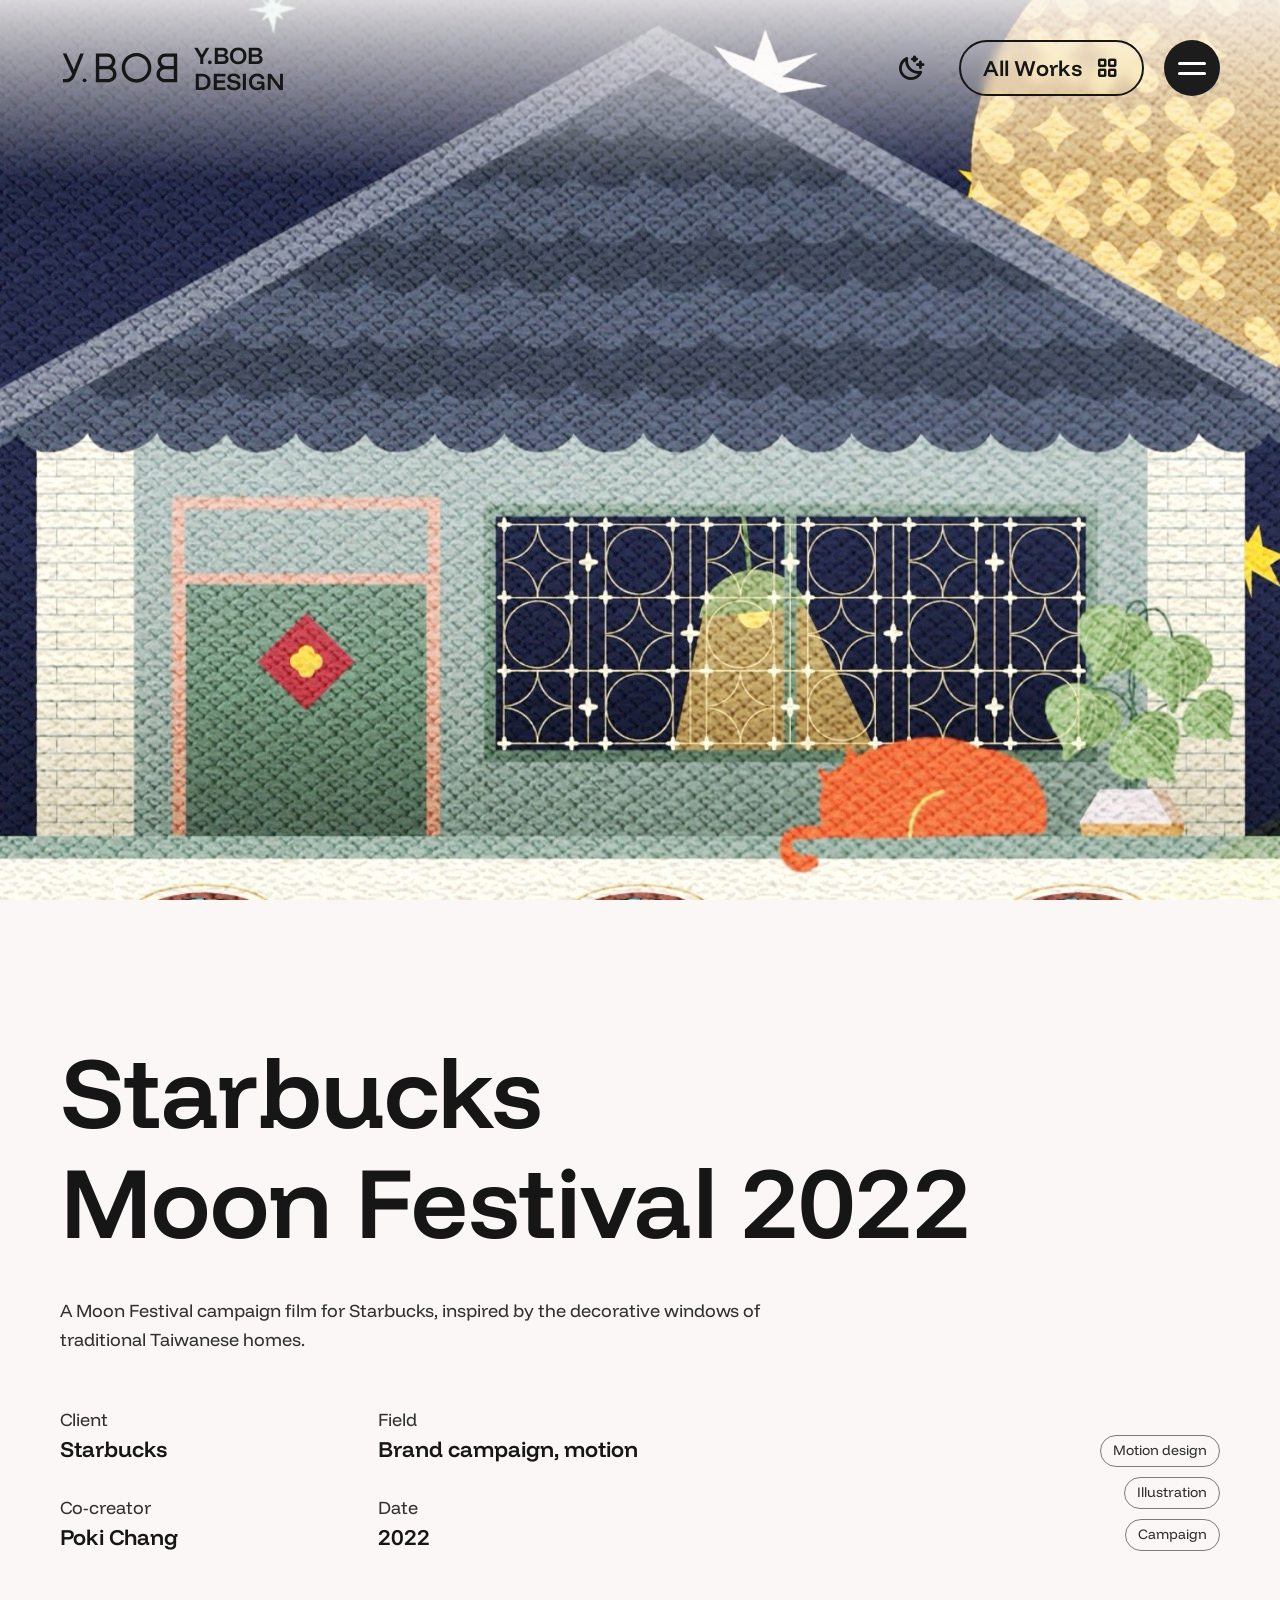
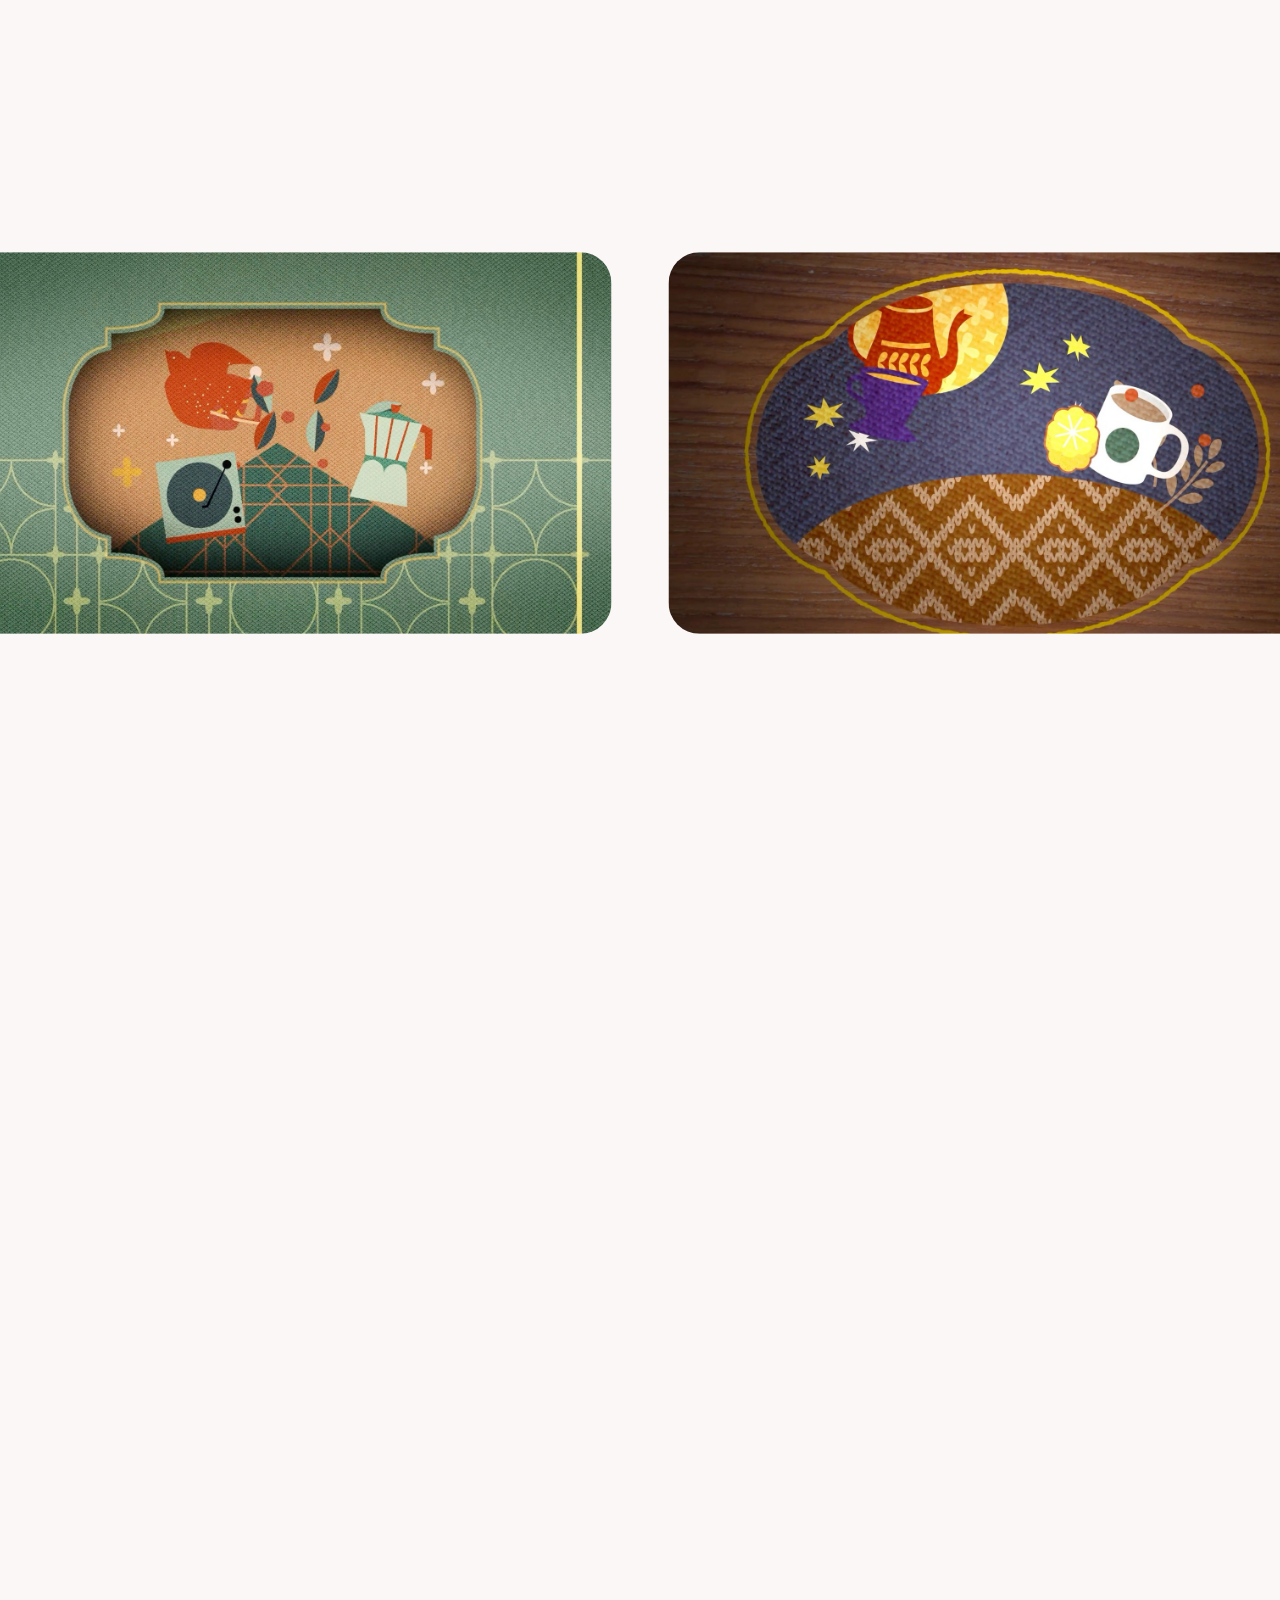
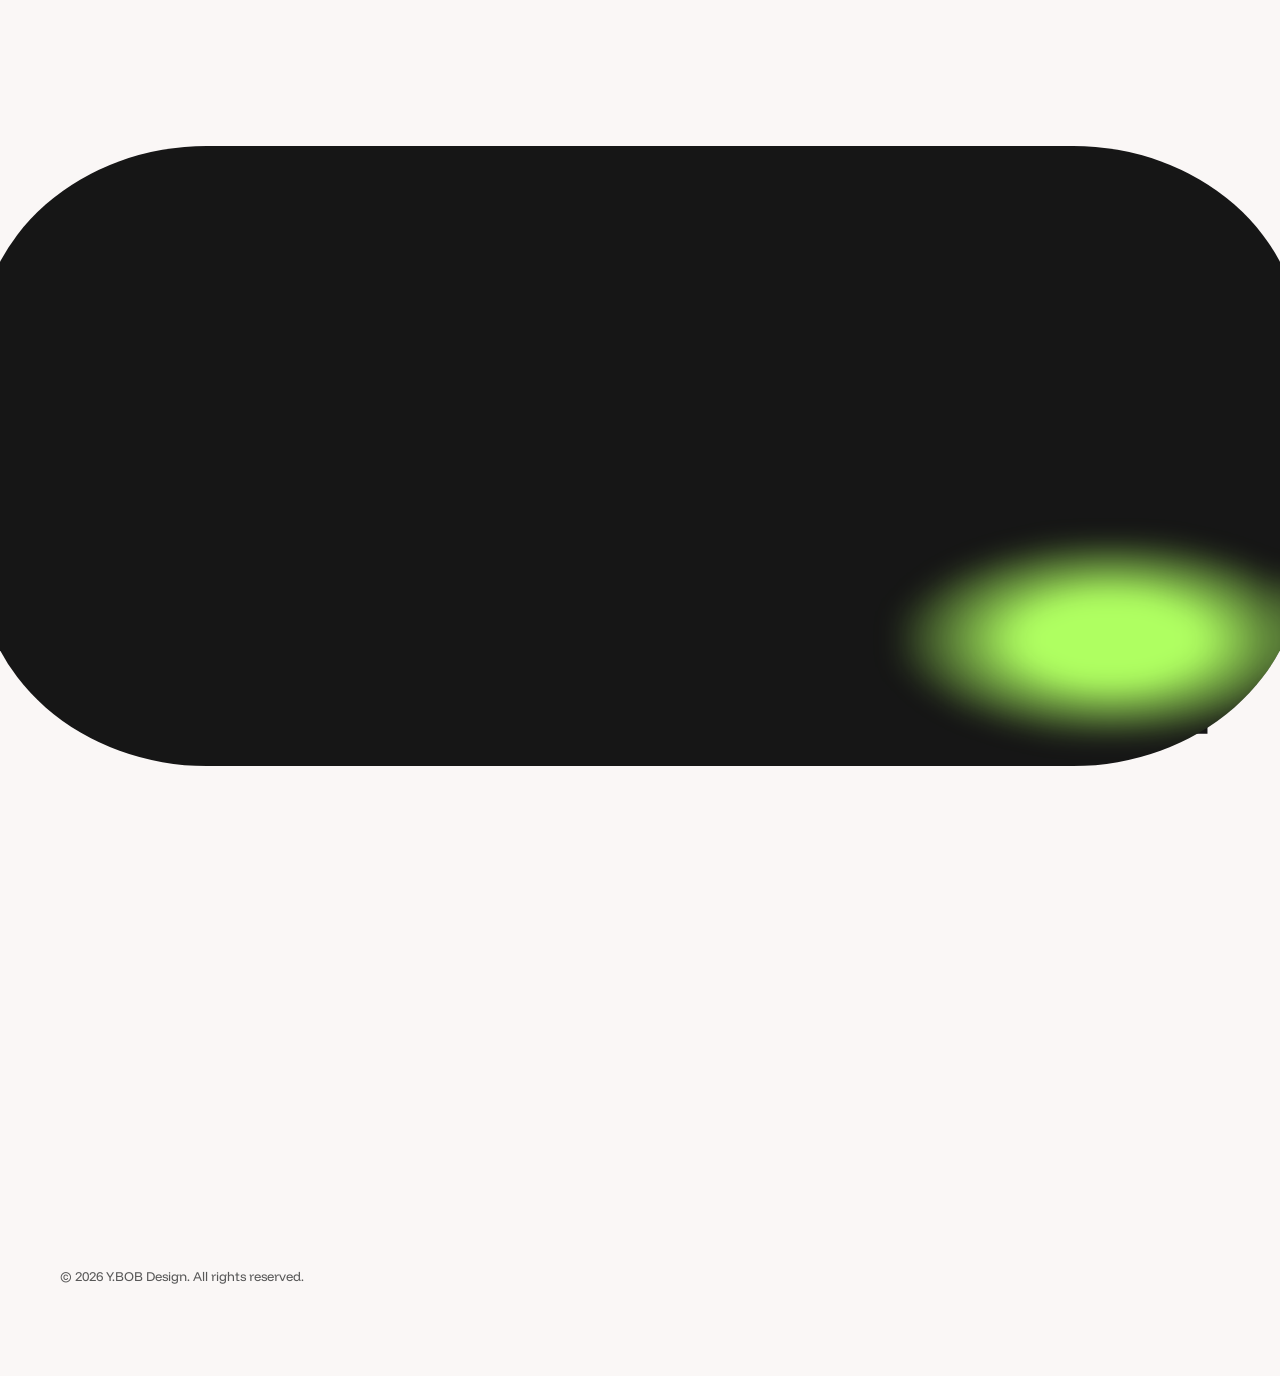
<file: project-starbucks.html>
<!DOCTYPE html>
<html lang="en" dir="ltr">

  <head>
    <meta charset="UTF-8">

    <!-- Page Title -->
    <title>Starbucks Moon Festival 2022 | Y.BOB Design</title>

    <!-- Meta Tags -->
    <meta name="description" content="Design beyond disciplines. Connecting visuals, digital experiences and intelligent workflows to build meaningful solutions for an evolving world.">
    <meta name="keywords" content="Y.BOB Design, Integrated Design, Workflows, Cohesive digital experiences">
    <meta name="author" content="Y.BOB Design">

    <!-- Viewport Meta-->
    <meta http-equiv="X-UA-Compatible" content="IE=edge">
    <meta name="viewport" content="width=device-width, initial-scale=1.0, viewport-fit=cover">

    <!-- Template Favicon & Icons Start -->
    <link rel="icon" href="img/favicon/favicon.ico?v=2" sizes="any">
    <link rel="icon" href="img/favicon/favicon-32.png?v=2" type="image/png" sizes="32x32">
    <link rel="apple-touch-icon" href="img/favicon/apple-touch-icon.png?v=2">
    <link rel="manifest" href="img/favicon/manifest.webmanifest">
    <!-- Template Favicon & Icons End -->

    <!-- Facebook Metadata Start -->
    <meta property="og:image:height" content="630">
    <meta property="og:image:width" content="1200">
    <meta property="og:title" content="Y.BOB Design - Integrated Design, Workflows & Cohesive digital experiences">
    <meta property="og:description" content="Design beyond disciplines. Connecting visuals, digital experiences and intelligent workflows to build meaningful solutions for an evolving world.">
    <meta property="og:image" content="https://ybobdesign.com/img/og-image.jpg?v=2">
    <meta property="og:url" content="https://ybobdesign.com/project-starbucks.html">
    <meta property="og:type" content="website">
    <meta name="twitter:card" content="summary_large_image">
    <!-- Facebook Metadata End -->

    <!-- Template Styles Start -->
    <link rel="stylesheet" type="text/css" href="css/plugins.css">
    <link rel="stylesheet" type="text/css" href="css/main.css">
    <link rel="stylesheet" type="text/css" href="css/custom.css?v=8">
    <!-- Template Styles End -->

    <!-- Custom Browser Color Start -->
    <meta name="theme-color" media="(prefers-color-scheme: light)" content="#FAF7F6">
    <meta name="theme-color" media="(prefers-color-scheme: dark)" content="#161616">
    <meta name="msapplication-navbutton-color" content="#161616">
    <meta name="mobile-web-app-capable" content="yes">
    <meta name="apple-mobile-web-app-status-bar-style" content="black-translucent">
    <!-- Custom Browser Color End -->
    
    <!-- Starbucks Page Styles Start -->
    <style>
      .sb-video { display: block; width: 100%; height: auto; aspect-ratio: 16 / 9; object-fit: cover; }
      /* hero: full screen, starting at the very top (under the floating header) */
      .sb-hero-section { margin-top: -7.6rem; }
      @media only screen and (min-width: 768px) { .sb-hero-section { margin-top: -9.6rem; } }
      .sb-hero { position: relative; width: 100%; overflow: hidden; }
      .sb-hero__video { display: block; width: 100%; height: 100vh; height: 100svh; object-fit: cover; }
      /* soft fade in the page colour behind the logo / menu button so they stay readable */
      .sb-hero::before { content: ""; position: absolute; inset: 0 0 auto 0; height: 18rem; z-index: 1; pointer-events: none;
        background: linear-gradient(to bottom, var(--base) 0%, transparent 100%); opacity: 0.85; }
      .mxd-project-cards__item.sb-card-auto { height: auto; }
    </style>
    <!-- Starbucks Page Styles End -->

  </head>

  <body>

    <!-- Menu & Header Start (shared: js/layout.js) -->
    <div data-include="header"></div>
    <!-- Menu & Header End -->

    <!-- Page Content Start -->
    <main id="mxd-page-content" class="mxd-page-content inner-page-content">

      <!-- Section - Hero Video Start -->
      <div class="mxd-section sb-hero-section">
        <div class="sb-hero loading__fade">
          <video class="sb-hero__video" autoplay muted loop playsinline preload="auto" poster="project/3_2022Starbucks/sb-house-final-poster.jpg" aria-label="Starbucks Moon Festival 2022 key visual: a traditional Taiwanese house under the full moon">
            <source type="video/mp4" src="project/3_2022Starbucks/sb-house-final.mp4">
          </video>
        </div>
      </div>
      <!-- Section - Hero Video End -->

      <!-- Section - Inner Page Headline Start -->
      <div class="mxd-section mxd-section-inner-headline padding-default">
        <div class="mxd-container grid-container">

          <!-- Block - Inner Page Headline Start -->
          <div class="mxd-block loading-wrap">
            <div class="container-fluid px-0">
              <div class="row gx-0">
                <div class="col-12 mxd-grid-item no-margin">
                  <div class="mxd-block__content">
                    <div class="mxd-block__inner-headline loading__item">
                      <h1 class="inner-headline__title">Starbucks<br>Moon Festival 2022</h1>
                    </div>
                  </div>
                </div>
                <div class="col-12"></div>
              </div>
              <div class="row g-0">

                <!-- Inner Headline Paragraph & Data Start -->
                <div class="col-12 col-xl-8 mxd-grid-item no-margin">

                  <div class="inner-headline__paragraph loading__item">
                    <p>A Moon Festival campaign film for Starbucks, inspired by the decorative windows
                      of traditional Taiwanese homes.</p>
                  </div>

                  <div class="inner-headline__data">
                    <div class="mxd-data-list">
                      <div class="container-fluid p-0">
                        <div class="row g-0">
                          <div class="col-12 col-md-6 col-xl-5 mxd-data-list__column loading__item">
                            <div class="mxd-data-list__item">
                              <p class="mxd-data-list__name">Client</p>
                              <p class="mxd-data-list__content">Starbucks</p>
                            </div>
                            <div class="mxd-data-list__item">
                              <p class="mxd-data-list__name">Co-creator</p>
                              <p class="mxd-data-list__content">Poki Chang</p>
                            </div>
                          </div>
                          <div class="col-12 col-md-6 col-xl-5 mxd-data-list__column loading__item">
                            <div class="mxd-data-list__item">
                              <p class="mxd-data-list__name">Field</p>
                              <p class="mxd-data-list__content">Brand campaign, motion</p>
                            </div>
                            <div class="mxd-data-list__item">
                              <p class="mxd-data-list__name">Date</p>
                              <p class="mxd-data-list__content">2022</p>
                            </div>
                          </div>
                        </div>
                      </div>
                    </div>
                  </div>

                </div>
                <!-- Inner Headline Paragraph & Data End -->

                <!-- Inner Headline Tags Start -->
                <div class="col-12 col-xl-4 mxd-grid-item no-margin">
                  <div class="inner-headline__tags loading__fade">
                    <span class="tag tag-default tag-outline-medium">Motion design</span>
                    <span class="tag tag-default tag-outline-medium">Illustration</span>
                    <span class="tag tag-default tag-outline-medium">Campaign</span>
                  </div>
                </div>
                <!-- Inner Headline Tags End -->
              </div>

            </div>
          </div>
          <!-- Block - Inner Page Headline End -->

        </div>
      </div>
      <!-- Section - Inner Page Headline End -->

      <!-- Section - Project Details Start -->
      <div class="mxd-section mxd-project overflow-hidden">
        <div class="mxd-container grid-container">

          <!-- Project Block - Concept Start -->
          <div class="mxd-project__block">
            <div class="container-fluid px-0">
              <div class="row gx-0">
                <div class="col-12 col-xl-5 mxd-grid-item no-margin">
                  <div class="mxd-project__subtitle">
                    <h2 class="reveal-type anim-uni-in-up">Concept</h2>
                  </div>
                </div>
                <div class="col-12 col-xl-6 mxd-grid-item no-margin">
                  <div class="mxd-project__content">
                    <div class="mxd-project__paragraph">
                      <p class="t-large t-bright anim-uni-in-up">For Starbucks' 2022 Moon Festival campaign, the
                        design started from the decorative windows found in traditional Taiwanese architecture.</p>
                      <p class="anim-uni-in-up">Those familiar window frames became a way to look back at something warmer:
                        the memories and the human warmth that so many people in Taiwan connect with home and with
                        the festival itself.</p>
                    </div>
                  </div>
                </div>
              </div>
            </div>
          </div>
          <!-- Project Block - Concept End -->

          <!-- Project Block - House Film Start -->
          <div class="mxd-project__block no-margin">
            <div class="mxd-project-cards">
              <div class="container-fluid px-0">
                <div class="row gx-0">
                  <!-- item -->
                  <div class="col-12 mxd-project-cards__item sb-card-auto mxd-grid-item anim-uni-in-up">
                    <div class="mxd-project-cards__inner radius-m">
                      <video class="sb-video" data-sb-autoplay muted loop playsinline preload="none" poster="project/3_2022Starbucks/sb-house-2-poster.jpg" aria-label="A traditional Taiwanese house under the full moon">
                        <source type="video/mp4" src="project/3_2022Starbucks/sb-house-2.mp4">
                      </video>
                    </div>
                  </div>
                </div>
              </div>
            </div>
          </div>
          <!-- Project Block - House Film End -->

          <!-- Project Block - Window Films Start -->
          <div class="mxd-project__block">
            <div class="container-fluid px-0">
              <div class="row gx-0">
                <div class="col-12 col-xl-5 mxd-grid-item no-margin">
                  <div class="mxd-project__subtitle">
                    <h2 class="reveal-type anim-uni-in-up">Through<br>the window</h2>
                  </div>
                </div>
                <div class="col-12 col-xl-6 mxd-grid-item no-margin">
                  <div class="mxd-project__content">
                    <div class="mxd-project__paragraph medium-text">
                      <p class="anim-uni-in-up">Each short film looks through a different window shape onto a small
                        Moon Festival moment at home.</p>
                    </div>
                  </div>
                </div>
              </div>
            </div>
          </div>

          <div class="mxd-project__block no-margin">
            <div class="mxd-project-cards">
              <div class="container-fluid px-0">
                <div class="row gx-0">
                  <!-- item -->
                  <div class="col-12 col-xl-6 mxd-project-cards__item sb-card-auto mxd-grid-item anim-uni-scale-in-right">
                    <div class="mxd-project-cards__inner radius-m">
                      <video class="sb-video" data-sb-autoplay muted loop playsinline preload="none" poster="project/3_2022Starbucks/sb-moonlight-symphony-poster.jpg" aria-label="Moonlight Symphony short film">
                        <source type="video/mp4" src="project/3_2022Starbucks/sb-moonlight-symphony.mp4">
                      </video>
                    </div>
                  </div>
                  <!-- item -->
                  <div class="col-12 col-xl-6 mxd-project-cards__item sb-card-auto mxd-grid-item anim-uni-scale-in-left">
                    <div class="mxd-project-cards__inner radius-m">
                      <video class="sb-video" data-sb-autoplay muted loop playsinline preload="none" poster="project/3_2022Starbucks/sb-moonlight-box-poster.jpg" aria-label="Moonlight box short film">
                        <source type="video/mp4" src="project/3_2022Starbucks/sb-moonlight-box.mp4">
                      </video>
                    </div>
                  </div>
                  <!-- item -->
                  <div class="col-12 col-md-6 col-xl-4 mxd-project-cards__item sb-card-auto mxd-grid-item anim-uni-in-up">
                    <div class="mxd-project-cards__inner radius-m">
                      <video class="sb-video" data-sb-autoplay muted loop playsinline preload="none" poster="project/3_2022Starbucks/sb-moonlight-garden-poster.jpg" aria-label="Moonlight garden short film">
                        <source type="video/mp4" src="project/3_2022Starbucks/sb-moonlight-garden.mp4">
                      </video>
                    </div>
                  </div>
                  <!-- item -->
                  <div class="col-12 col-md-6 col-xl-4 mxd-project-cards__item sb-card-auto mxd-grid-item anim-uni-in-up">
                    <div class="mxd-project-cards__inner radius-m">
                      <video class="sb-video" data-sb-autoplay muted loop playsinline preload="none" poster="project/3_2022Starbucks/sb-moonlight-night-poster.jpg" aria-label="Moonlight night short film">
                        <source type="video/mp4" src="project/3_2022Starbucks/sb-moonlight-night.mp4">
                      </video>
                    </div>
                  </div>
                  <!-- item -->
                  <div class="col-12 col-md-6 col-xl-4 mxd-project-cards__item sb-card-auto mxd-grid-item anim-uni-in-up">
                    <div class="mxd-project-cards__inner radius-m">
                      <video class="sb-video" data-sb-autoplay muted loop playsinline preload="none" poster="project/3_2022Starbucks/sb-ap-poster.jpg" aria-label="Window frame short film">
                        <source type="video/mp4" src="project/3_2022Starbucks/sb-ap.mp4">
                      </video>
                    </div>
                  </div>
                </div>
              </div>
            </div>
          </div>
          <!-- Project Block - Window Films End -->

          <!-- Project Block - Outcome Start -->
          <div class="mxd-project__block">
            <div class="container-fluid px-0">
              <div class="row gx-0">
                <div class="col-12 col-xl-5 mxd-grid-item no-margin">
                  <div class="mxd-project__subtitle">
                    <h2 class="reveal-type anim-uni-in-up">Outcome</h2>
                  </div>
                </div>
                <div class="col-12 col-xl-6 mxd-grid-item no-margin">
                  <div class="mxd-project__content">
                    <div class="mxd-project__paragraph medium-text">
                      <p class="anim-uni-in-up">The campaign received a warm response from local audiences, and the
                        collaboration continued with a new design project in 2023.</p>
                    </div>
                  </div>
                </div>
              </div>
            </div>
          </div>
          <!-- Project Block - Outcome End -->

          <!-- Project Block - Credits Start -->
          <div class="mxd-project__block">
            <div class="container-fluid px-0">
              <div class="row gx-0">
                <div class="col-12 col-xl-5 mxd-grid-item no-margin">
                  <div class="mxd-project__subtitle">
                    <h2 class="reveal-type anim-uni-in-up">Credits</h2>
                  </div>
                </div>
                <div class="col-12 col-xl-6 mxd-grid-item no-margin">
                  <div class="mxd-project__content">
                    <div class="mxd-project__paragraph medium-text">
                      <div class="mxd-project__client">
                        <p class="mxd-project__client-name anim-uni-in-up">Starbucks</p>
                        <p class="t-small anim-uni-in-up">Client</p>
                      </div>
                      <div class="mxd-project__client">
                        <p class="mxd-project__client-name anim-uni-in-up">Poki Chang</p>
                        <p class="t-small anim-uni-in-up">Co-creator</p>
                      </div>
                    </div>
                  </div>
                </div>
              </div>
            </div>
          </div>
          <!-- Project Block - Credits End -->

          <!-- Project Block - Project Link Start -->
          <div class="mxd-project__block no-margin">
            <div class="mxd-project__nav">
              <div class="mxd-project__divider anim-uni-in-up"></div>
              <div class="container-fluid p-0">
                <div class="row g-0">
                  <div class="col-6 mxd-project__navitem left mxd-grid-item no-margin anim-uni-in-up">
                    <a class="btn btn-anim btn-line-small btn-muted anim-no-delay slide-left" href="project-euro.html">
                      <i class="ph ph-arrow-left"></i>
                      <span class="btn-caption">Prev</span>
                    </a>
                    <a class="mxd-project__link anim-uni-in-up" href="project-euro.html">
                      <span>UEFA EURO 2024</span>
                    </a>
                  </div>
                  <div class="col-6 mxd-project__navitem right mxd-grid-item no-margin anim-uni-in-up">
                    <a class="btn btn-anim btn-line-small btn-muted anim-no-delay slide-right" href="project-medpersona.html">
                      <span class="btn-caption">Next</span>
                      <i class="ph ph-arrow-right"></i>
                    </a>
                    <a class="mxd-project__link  anim-uni-in-up" href="project-medpersona.html">
                      <span>MedPersona</span>
                    </a>
                  </div>
                </div>
              </div>
            </div>
          </div>
          <!-- Project Block - Project Link End -->

        </div>
      </div>
      <!-- Section - Project Details End -->

      <!-- Section - CTA Start -->
      <div data-include="cta"></div>
      <!-- Section - CTA End -->

    </main>
    <!-- Page Content End -->

    <!-- Footer Start -->
    <div data-include="footer"></div>
    <!-- Footer End -->

    <!-- To Top Button Start -->
    <a href="#0" id="to-top" class="btn btn-round btn-to-top slide-up anim-no-delay">
      <i class="ph ph-arrow-up"></i>
    </a>
    <!-- To Top Button End -->

    <!-- Load Scripts Start -->
    <script src="js/layout.js?v=9"></script>
    <script src="js/libs.min.js"></script>
    <script src="js/app.js?v=6"></script>
    <script src="js/ink-screen.js"></script>
    <!-- Load Scripts End -->

    <!-- Starbucks Page Videos: play only while visible -->
    <script>
      (function () {
        var videos = document.querySelectorAll('video[data-sb-autoplay]');
        if (!('IntersectionObserver' in window)) {
          videos.forEach(function (v) { v.preload = 'auto'; v.play(); });
          return;
        }
        var io = new IntersectionObserver(function (entries) {
          entries.forEach(function (e) {
            if (e.isIntersecting) { e.target.play().catch(function () {}); }
            else { e.target.pause(); }
          });
        }, { threshold: 0.25 });
        videos.forEach(function (v) { io.observe(v); });
      })();
    </script>

  </body>

</html>
</file>
<file: css/custom.css>
/* ------------------------------------------------*/
/* Y.BOB Custom Styles
/* Loaded after main.css. Keep overrides here so main.css stays untouched.
/* ------------------------------------------------*/

/* ------------------------------------------------*/
/* Brand Color
/* Replaces the template's purple (#9F8BE7) everywhere with the Y.BOB
/* purple #B1A3E6. These tokens feed --accent (light mode),
/* --additional (dark mode) and the purple card shadows.
/* ------------------------------------------------*/
:root {
  --ybob-brand: #B1A3E6;
  --ybob-brand-rgb: 177, 163, 230;
  --accent--light: var(--ybob-brand);
  --accent-rgb--light: var(--ybob-brand-rgb);
  --additional--dark: var(--ybob-brand);
  --additional-rgb--dark: var(--ybob-brand-rgb);
  --pt-purple-rgb: var(--ybob-brand-rgb);
}

/* "Let's talk" block button (was lime in light mode) */
.mxd-promo .btn-additional {
  background-color: var(--ybob-brand);
  border-color: var(--ybob-brand);
  color: #161616;
}

/* ------------------------------------------------*/
/* Theme - White Page
/* Add class="theme-white" to <html> to lock a page to the light palette
/* with a pure white background. ":root.theme-white" outranks both the
/* prefers-color-scheme rules and the [color-scheme] attribute set by the
/* theme switcher, so the page stays white in every mode.
/* ------------------------------------------------*/
:root.theme-white {
  --base: #FFFFFF;
  --base-rgb: 255, 255, 255;
  --base-tint: #F7F7F7;
  --base-shade: var(--base-shade--light);
  --base-opp: var(--base-opp--light);
  --base-opp-tint: var(--base-opp-tint--light);
  --accent: var(--accent--light);
  --accent-rgb: var(--accent-rgb--light);
  --additional: var(--additional--light);
  --additional-rgb: var(--additional-rgb--light);
  --neutral-transparent: var(--neutral-transparent--light);
  --st-bright: var(--st-bright--light);
  --st-medium: var(--st-medium--light);
  --st-muted: var(--st-muted--light);
  --st-opp-bright: var(--st-opp-bright--light);
  --fw-regular: var(--fw-regular--light);
  --fw-medium: var(--fw-medium--light);
  --fw-semibold: var(--fw-semibold--light);
  --fw-bold: var(--fw-bold--light);
  --fw-regular-opp: var(--fw-regular-opp--light);
  --fw-medium-opp: var(--fw-medium-opp--light);
  --t-bright: var(--t-bright--light);
  --t-medium: var(--t-medium--light);
  --t-muted: var(--t-muted--light);
  --t-muted-extra: var(--t-muted-extra--light);
  --t-opp-bright: var(--t-opp-bright--light);
  --t-opp-medium: var(--t-opp-medium--light);
  --t-opp-muted: var(--t-opp-muted--light);
  color-scheme: light;
}

.theme-white body {
  background-color: #FFFFFF;
}

/* the light/dark switcher has no effect on a locked page, so hide it */
.theme-white #color-switcher {
  display: none;
}

/* ------------------------------------------------*/
/* Row - Equal Height Images
/* Add .row-equal-height to a .row, and set --ar (image width / height) on
/* each column, e.g. style="--ar: 0.701". From 1200px up, column widths are
/* shared out in proportion to --ar, so every image in the row ends up the
/* same height. Below 1200px the columns stack as usual.
/* ------------------------------------------------*/
@media only screen and (min-width: 1200px) {
  .row-equal-height > [class*="col-"] {
    flex: var(--ar, 1) 1 0;
    width: auto;
    max-width: none;
  }
}

/* ------------------------------------------------*/
/* Ink Screen Background
/* Interactive ink canvas (js/ink-screen.js). Put .ink-screen-bg on a
/* background layer; it fills its container and lets clicks pass through.
/* ------------------------------------------------*/
.ink-screen-bg {
  position: absolute;
  top: 0;
  right: 0;
  bottom: 0;
  left: 0;
  width: 100%;
  height: 100%;
  background-image: none;
  pointer-events: none;
}
.ink-screen-bg canvas {
  display: block;
  width: 100%;
  height: 100%;
}

/* ------------------------------------------------*/
/* CTA - 3D Ticker
/* The ticker iframe fills the right side of the "Let's talk" block, top to
/* bottom (desktop only, like the template's promo images). It ignores the
/* pointer so the page keeps scrolling and the ink keeps reacting over it.
/* ------------------------------------------------*/
.mxd-promo__images.promo-ticker {
  pointer-events: none;
}
.mxd-promo__images.promo-ticker iframe {
  display: block;
  width: 100%;
  height: 100%;
  border: 0;
  background: transparent;
}

/* ------------------------------------------------*/
/* Footer - plain layout (no card backgrounds)
/* Left: page links, aligned left. Right: email + socials, aligned right.
/* ------------------------------------------------*/
.mxd-footer__footer-blocks {
  justify-content: space-between;
  padding-bottom: 6rem;
}
.mxd-footer__copyright {
  width: 100%;
  max-width: 1920px;
  padding: 0 3rem 3rem;
}
.mxd-footer__copyright p {
  font-size: 1.3rem;
  line-height: 1.4;
  color: var(--t-muted);
}
@media only screen and (min-width: 768px) {
  .mxd-footer__copyright {
    padding: 0 6rem 3rem;
  }
}
@media only screen and (min-width: 1600px) {
  .mxd-footer__copyright {
    padding: 0 9rem 3rem;
  }
}
.footer-blocks__column {
  height: auto;
}
.footer-blocks__card {
  background-color: transparent;
  border-radius: 0;
  padding: 0;
}
.footer-blocks__column--contacts {
  gap: 1.6rem;
}
@media only screen and (min-width: 768px) {
  .footer-blocks__card {
    padding: 0;
  }
}
@media only screen and (min-width: 1200px) {
  .footer-blocks__column {
    height: auto;
  }
  .footer-blocks__column--contacts {
    align-items: flex-end;
    justify-content: flex-end;
    text-align: right;
  }
  .footer-blocks__column--contacts .footer-blocks__card {
    width: auto;
  }
}

/* ------------------------------------------------*/
/* Menu - promo video (portrait clip: O.MO 04 Custom blends)
/* Keep the whole vertical video visible, centred in the dark frame.
/* ------------------------------------------------*/
.menu-promo__video {
  display: flex;
  justify-content: center;
}
.menu-video {
  width: auto;
  max-width: 100%;
  height: 46vh;
  object-fit: contain;
}

/* ------------------------------------------------*/
/* Home hero marquee - linked project images
/* ------------------------------------------------*/
a.hero-03-marquee__image {
  display: block;
  cursor: pointer;
}
a.hero-03-marquee__video {
  display: block;
  cursor: pointer;
}

/* ---------- Header: fixed logo, hides on scroll down, returns on scroll up ---------- */
.mxd-header { position: fixed; }
.mxd-header.is-hidden { transform: translateY(-120%); opacity: 0; pointer-events: none; }
.mxd-header.menu-is-visible { transform: none; opacity: 1; pointer-events: auto; }
</file>
